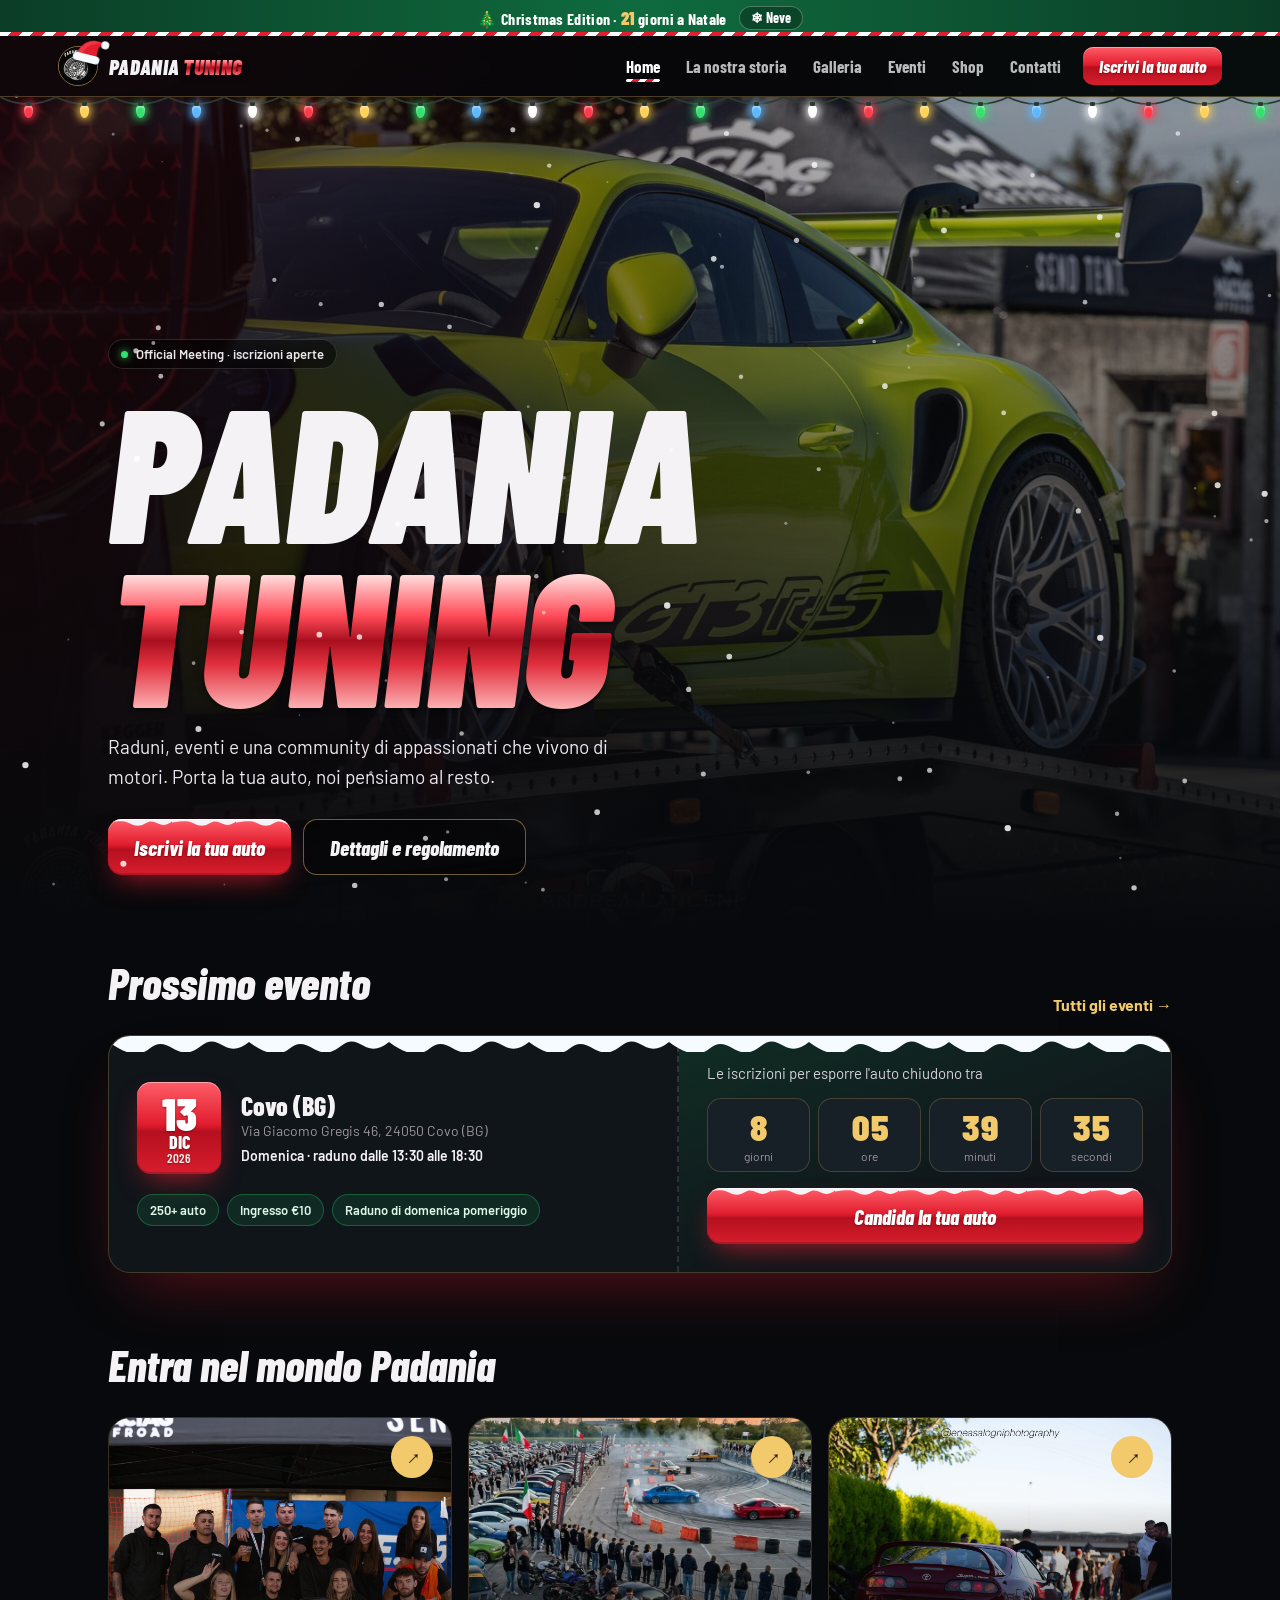
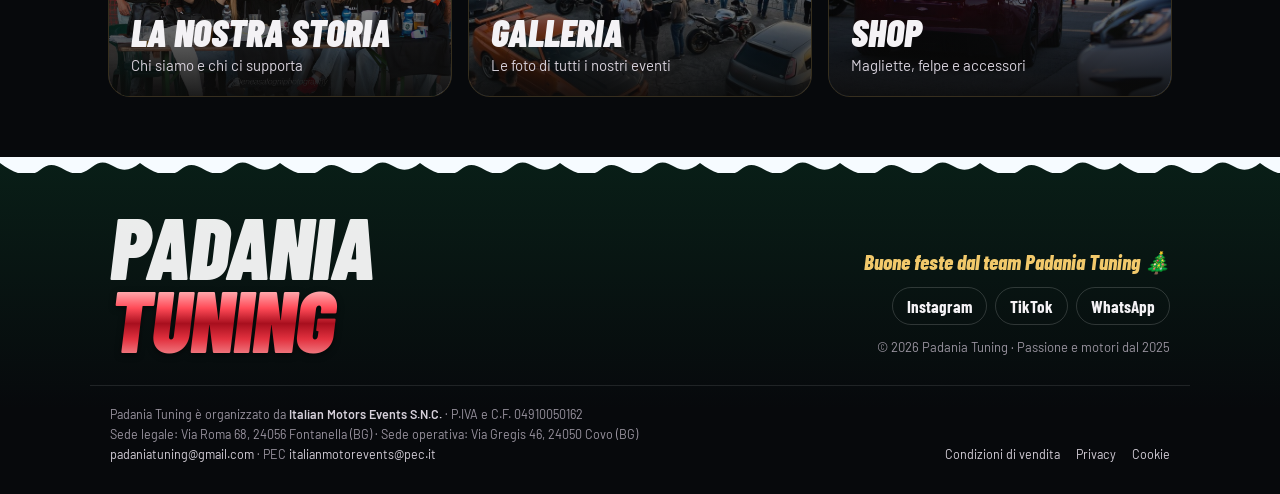
<file: index.html>
<!DOCTYPE html>
<html lang="it">
<head>
    <meta charset="UTF-8">
    <meta name="viewport" content="width=device-width, initial-scale=1.0">
    <title>Padania Tuning — Raduni ed eventi auto</title>
    <meta name="description" content="Padania Tuning: raduni, eventi e community di appassionati di auto.">
    <link rel="icon" href="assets/img/logo.jpg">
    <link rel="stylesheet" href="assets/css/site.css">

    <style>
        /* ---------- HERO ---------- */
        .hero {
            position: relative;
            min-height: calc(100svh - 66px);
            display: flex;
            align-items: flex-end;
            overflow: hidden;
            isolation: isolate;
        }
        .hero-bg {
            position: absolute;
            inset: 0;
            z-index: -1;
            background: url('assets/img/storia-hero.jpg') center 40% / cover no-repeat;
            transform: scale(1.08);
            animation: heroZoom 9s ease-out forwards;
        }
        .hero-bg::after {
            content: '';
            position: absolute;
            inset: 0;
            background:
                linear-gradient(180deg, rgba(10,10,10,0.25) 0%, rgba(10,10,10,0.55) 45%, var(--bg) 100%),
                linear-gradient(90deg, rgba(10,10,10,0.75) 0%, transparent 70%);
        }
        @keyframes heroZoom { to { transform: scale(1); } }

        .hero-inner { width: 100%; max-width: 1100px; margin: 0 auto; padding: 60px 18px 56px; }
        .hero .pt-display { font-size: clamp(72px, 19vw, 190px); margin: 18px 0 18px; }
        .hero .pt-display span { animation: slideIn 0.8s cubic-bezier(0.2, 0.9, 0.3, 1) both; }
        .hero .pt-display em span { animation-delay: 0.12s; }
        @keyframes slideIn { from { opacity: 0; transform: translateX(-40px) skewX(-8deg); } to { opacity: 1; transform: none; } }
        .hero .pt-lead { font-size: 19px; color: #ece6ef; }
        .hero-actions { display: flex; flex-wrap: wrap; gap: 12px; margin-top: 28px; }

        /* ---------- PROSSIMO EVENTO ---------- */
        .next-ev { margin-top: 30px; }
        .sec-head { display: flex; align-items: flex-end; justify-content: space-between; gap: 16px; margin-bottom: 20px; }
        .sec-head a { color: var(--pink); font-weight: 700; text-decoration: none; white-space: nowrap; }
        .sec-head a:hover { text-decoration: underline; }

        .ev-grid { display: grid; grid-template-columns: 1.15fr 1fr; }
        .ev-left { padding: 28px; display: grid; grid-template-columns: auto 1fr; gap: 20px; align-items: center; align-content: center; }
        .ev-left .pt-perks { grid-column: 1 / -1; }
        .ev-right {
            padding: 28px;
            border-left: 2px dashed rgba(255, 255, 255, 0.12);
            background: linear-gradient(160deg, rgba(220, 220, 228, 0.08), transparent 60%);
            display: flex; flex-direction: column; justify-content: center; gap: 16px;
        }
        .ev-right p { margin: 0; color: var(--soft); font-size: 15px; }
        .ev-right .pt-btn { width: 100%; }

        /* ---------- ESPLORA ---------- */
        .explore { margin-top: 70px; }
        .tiles { display: grid; grid-template-columns: repeat(3, 1fr); gap: 16px; }
        .tile {
            position: relative;
            min-height: 280px;
            border-radius: 22px;
            overflow: hidden;
            display: flex;
            align-items: flex-end;
            padding: 22px;
            text-decoration: none;
            color: var(--text);
            border: 1px solid var(--line);
            isolation: isolate;
        }
        .tile::before {
            content: '';
            position: absolute; inset: 0; z-index: -1;
            background: var(--img) center / cover no-repeat;
            transition: transform 0.6s ease;
        }
        .tile::after {
            content: '';
            position: absolute; inset: 0; z-index: -1;
            background: linear-gradient(180deg, transparent 30%, rgba(10,10,10,0.92) 100%);
        }
        .tile:hover::before { transform: scale(1.06); }
        .tile b { display: block; font-family: var(--cond); font-style: italic; font-weight: 900; font-size: 38px; line-height: 0.95; text-transform: uppercase; }
        .tile span { display: block; color: var(--soft); font-size: 15px; margin-top: 6px; }
        .tile i { position: absolute; top: 18px; right: 18px; width: 42px; height: 42px; border-radius: 50%; background: var(--pink); color: var(--ink); display: flex; align-items: center; justify-content: center; font-style: normal; font-weight: 900; font-size: 20px; transform: rotate(-45deg); transition: transform 0.3s; }
        .tile:hover i { transform: rotate(0); }

        /* ---------- MODALE ---------- */
        .premium-modal {
            display: none; position: fixed; z-index: 9999; inset: 0;
            background: rgba(0,0,0,0.85); backdrop-filter: blur(14px); -webkit-backdrop-filter: blur(14px);
            align-items: center; justify-content: center; padding: 16px;
        }
        .premium-modal.open { display: flex; animation: fadeIn 0.25s ease; }
        @keyframes fadeIn { from { opacity: 0; } }
        .modal-content {
            background: var(--panel); border: 1px solid var(--line); padding: 30px 24px 24px;
            width: 100%; max-width: 420px; border-radius: 24px; position: relative;
            box-shadow: 0 30px 70px rgba(0,0,0,0.8); max-height: 90vh; overflow-y: auto;
        }
        .modal-title { font-family: var(--cond); font-style: italic; font-weight: 900; font-size: 34px; text-transform: uppercase; margin: 0 0 4px; line-height: 1; }
        .modal-sub { color: var(--muted); font-size: 14px; margin: 0 0 24px; }
        .info-block { display: flex; gap: 14px; padding: 16px 0; border-top: 1px solid var(--line); }
        .info-icon { background: var(--panel-2); width: 42px; height: 42px; border-radius: 12px; display: flex; align-items: center; justify-content: center; font-size: 19px; flex-shrink: 0; border: 1px solid var(--line); }
        .info-text label { color: var(--pink); font-size: 13px; font-weight: 700; display: block; margin-bottom: 4px; }
        .main-txt { color: #fff; font-size: 17px; font-weight: 700; display: block; }
        .sub-info { color: var(--soft); font-size: 14px; display: block; margin-top: 2px; line-height: 1.45; }
        .rules { color: var(--soft); font-size: 14px; margin: 0; padding-left: 18px; line-height: 1.7; }
        .modal-actions { display: grid; gap: 10px; margin-top: 18px; }
        .modal-actions .pt-btn { width: 100%; height: 52px; font-size: 19px; }
        .close-modal { position: absolute; right: 14px; top: 14px; width: 40px; height: 40px; border-radius: 50%; color: var(--soft); font-size: 22px; cursor: pointer; background: var(--panel-2); border: 1px solid var(--line); }

        @media (max-width: 860px) {
            .ev-grid { grid-template-columns: 1fr; }
            .ev-right { border-left: 0; border-top: 2px dashed rgba(255, 255, 255, 0.12); }
            .tiles { grid-template-columns: 1fr; }
            .tile { min-height: 200px; }
        }
        @media (max-width: 520px) {
            .ev-left, .ev-right { padding: 22px 18px; }
            .hero-actions .pt-btn { flex: 1 1 100%; }
            .sec-head { flex-direction: column; align-items: flex-start; gap: 6px; }
        }
    </style>
</head>
<body>

<section class="hero">
    <div class="hero-bg"></div>
    <div class="hero-inner">
        <span class="pt-pill"><i></i> Official Meeting · iscrizioni aperte</span>
        <h1 class="pt-display"><span>Padania</span><em><span>Tuning</span></em></h1>
        <p class="pt-lead">Raduni, eventi e una community di appassionati che vivono di motori. Porta la tua auto, noi pensiamo al resto.</p>
        <div class="hero-actions">
            <a href="qi.html" class="pt-btn pt-btn-main">Iscrivi la tua auto</a>
            <button type="button" class="pt-btn pt-btn-ghost" onclick="openModal()">Dettagli e regolamento</button>
        </div>
    </div>
</section>

<section class="pt-wrap next-ev">
    <div class="sec-head">
        <h2 class="pt-h2">Prossimo evento</h2>
        <a href="eventi.html">Tutti gli eventi →</a>
    </div>
    <div class="pt-pass">
        <div class="ev-grid">
            <div class="ev-left">
                <div class="pt-date" id="evDate"></div>
                <div class="pt-where" id="evWhere"></div>
                <ul class="pt-perks" id="evPerks"></ul>
            </div>
            <div class="ev-right">
                <p>Le iscrizioni per esporre l'auto chiudono tra</p>
                <div class="pt-count" id="evCount"></div>
                <a href="qi.html" class="pt-btn pt-btn-main">Candida la tua auto</a>
            </div>
        </div>
    </div>
</section>

<section class="pt-wrap explore">
    <div class="sec-head">
        <h2 class="pt-h2">Entra nel mondo Padania</h2>
    </div>
    <div class="tiles">
        <a class="tile" href="storia.html" style="--img:url('assets/img/storia-raduno.jpg')"><i>→</i><div><b>La nostra storia</b><span>Chi siamo e chi ci supporta</span></div></a>
        <a class="tile" href="galleria.html" style="--img:url('assets/img/form-bg.jpg')"><i>→</i><div><b>Galleria</b><span>Le foto di tutti i nostri eventi</span></div></a>
        <a class="tile" href="shop.html" style="--img:url('assets/img/storia-cta.jpg')"><i>→</i><div><b>Shop</b><span>Magliette, felpe e accessori</span></div></a>
    </div>
</section>

<div id="infoModal" class="premium-modal" role="dialog" aria-modal="true" aria-labelledby="modalTitle">
    <div class="modal-content">
        <button class="close-modal" type="button" onclick="closeModal()" aria-label="Chiudi">×</button>
        <h3 class="modal-title" id="modalTitle">Dettagli evento</h3>
        <p class="modal-sub">Padania Tuning Official Meeting</p>

        <div class="info-block">
            <span class="info-icon">📍</span>
            <div class="info-text">
                <label>Dove e quando</label>
                <span class="main-txt" id="mLuogo"></span>
                <span class="sub-info" id="mIndirizzo"></span>
                <span class="sub-info" id="mData"></span>
            </div>
        </div>

        <div class="info-block">
            <span class="info-icon">🕘</span>
            <div class="info-text">
                <label>Orari</label>
                <span class="sub-info" id="mRaduno"></span>
                <span class="sub-info" id="mSerata"></span>
            </div>
        </div>

        <div class="info-block">
            <span class="info-icon">🎟️</span>
            <div class="info-text">
                <label>Ingresso</label>
                <span class="sub-info" id="mVantaggi"></span>
            </div>
        </div>

        <div class="info-block">
            <span class="info-icon">⚠️</span>
            <div class="info-text">
                <label>Regolamento rapido</label>
                <ul class="rules">
                    <li>Rispetto totale per le vetture esposte</li>
                    <li>No comportamenti pericolosi</li>
                    <li>Segui sempre le indicazioni dello staff</li>
                    <li>Velocità moderata all'interno del raduno</li>
                    <li>Massima attenzione ai pedoni</li>
                    <li>Vietato sgommare, fare burnout o limitatore</li>
                </ul>
            </div>
        </div>

        <div class="modal-actions">
            <a href="qi.html" class="pt-btn pt-btn-main">Iscrivi la tua auto</a>
            <button type="button" class="pt-btn pt-btn-ghost" onclick="closeModal()">Ho capito</button>
        </div>
    </div>
</div>

<script src="assets/js/config.js"></script>
<script src="assets/js/site.js"></script>
<script>
    var CFG = window.PT_CONFIG, EV = CFG.EVENTO;

    // Prossimo evento
    document.getElementById('evDate').innerHTML = PT.dateBox(EV.data);
    document.getElementById('evWhere').innerHTML = PT.where(EV);
    document.getElementById('evPerks').innerHTML = EV.vantaggi.map(function (v) { return '<li>' + v + '</li>'; }).join('');
    PT.countdown(document.getElementById('evCount'), CFG.CHIUSURA_ISCRIZIONI);

    // Modale
    document.getElementById('mLuogo').textContent = EV.luogo;
    document.getElementById('mIndirizzo').textContent = EV.indirizzo;
    document.getElementById('mData').textContent = EV.data;
    document.getElementById('mRaduno').textContent = 'Raduno ' + EV.orarioRaduno;
    document.getElementById('mSerata').textContent = EV.orarioSerata ? 'Serata ' + EV.orarioSerata : '';
    document.getElementById('mVantaggi').innerHTML = EV.vantaggi.join('<br>');

    var modal = document.getElementById('infoModal');
    function openModal() { modal.classList.add('open'); document.body.style.overflow = 'hidden'; }
    function closeModal() { modal.classList.remove('open'); document.body.style.overflow = ''; }
    modal.addEventListener('click', function (e) { if (e.target === modal) closeModal(); });
    document.addEventListener('keydown', function (e) { if (e.key === 'Escape') closeModal(); });

    // Apertura automatica con index.html?openmodal=1 (link "regolamento")
    if (new URLSearchParams(location.search).get('openmodal') === '1') {
        openModal();
        history.replaceState({}, document.title, location.pathname);
    }
</script>

</body>
</html>
</file>
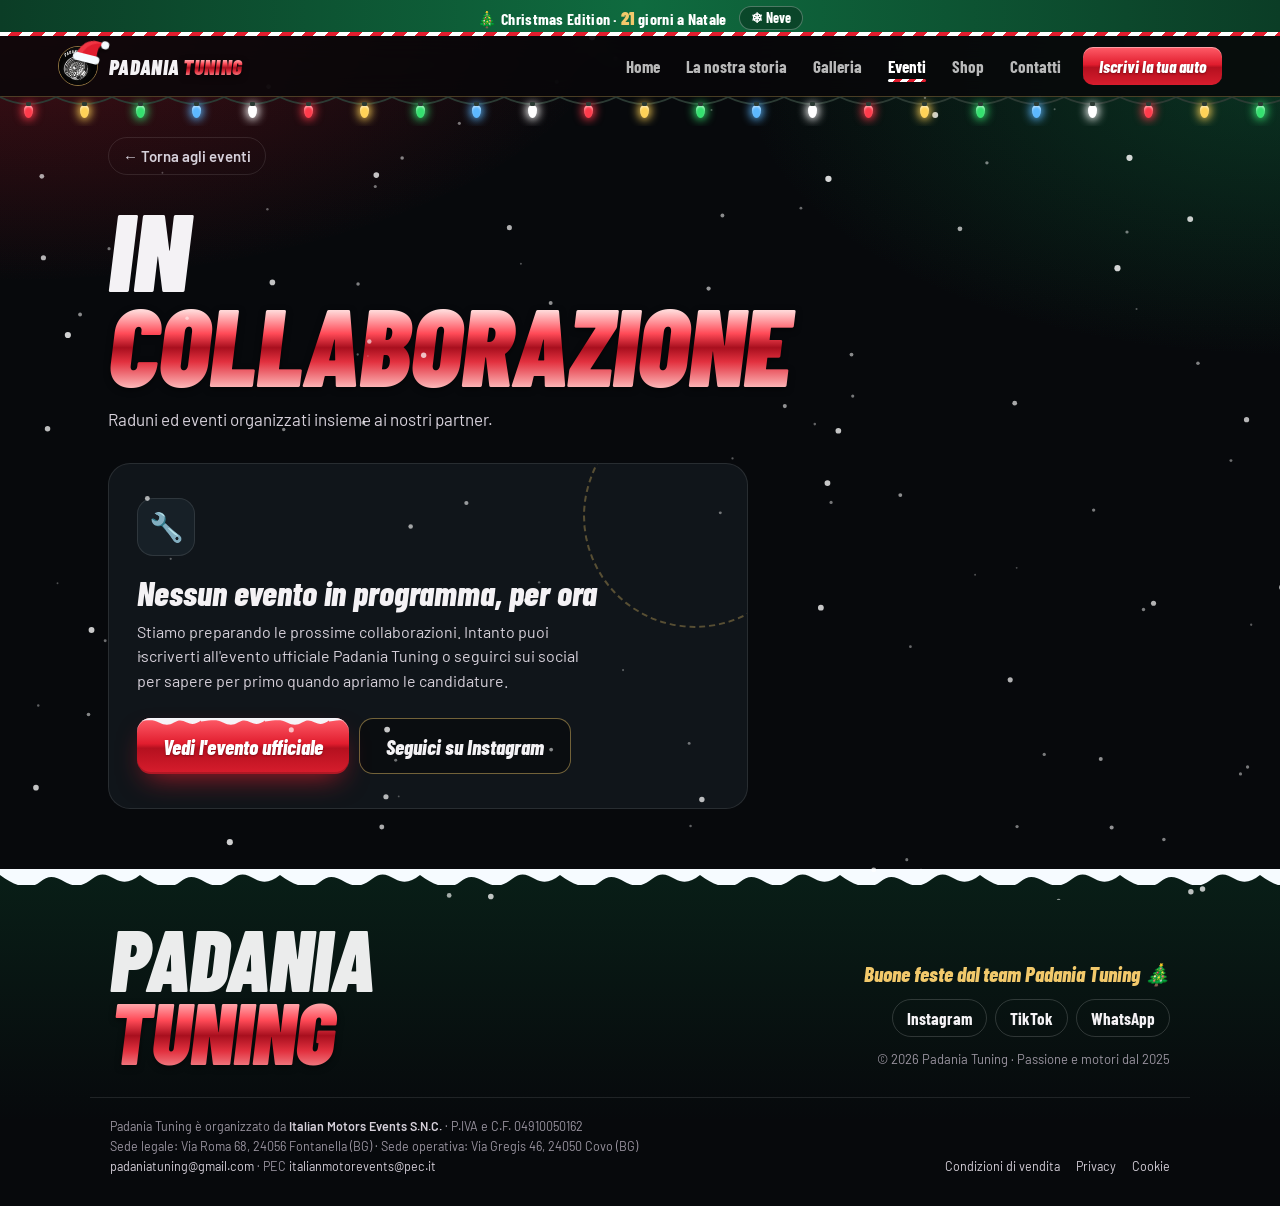
<file: collaborazioni.html>
<!DOCTYPE html>
<html lang="it">
<head>
<meta charset="UTF-8">
<meta name="viewport" content="width=device-width, initial-scale=1.0">
<title>Eventi in collaborazione — Padania Tuning</title>
<link rel="icon" href="assets/img/logo.jpg">
<link rel="stylesheet" href="assets/css/site.css">
<style>
    .page-head { padding: 40px 0 30px; }
    .back {
        display: inline-flex; align-items: center; gap: 8px;
        color: var(--soft); text-decoration: none; font-weight: 600; font-size: 15px;
        padding: 9px 14px; border-radius: 100px; border: 1px solid var(--line);
        margin-bottom: 26px; transition: border-color 0.2s, color 0.2s;
    }
    .back:hover { color: #fff; border-color: rgba(255,255,255,0.3); }
    .page-head .pt-display { font-size: clamp(40px, 10.5vw, 110px); margin-bottom: 16px; }

    .empty {
        position: relative;
        overflow: hidden;
        padding: 34px 28px;
        max-width: 640px;
    }
    .empty::after {
        content: '';
        position: absolute;
        right: -60px; top: -60px;
        width: 220px; height: 220px;
        border-radius: 50%;
        border: 2px dashed var(--pink-line);
        animation: spin 30s linear infinite;
    }
    @keyframes spin { to { transform: rotate(360deg); } }
    .empty-ico {
        width: 58px; height: 58px; border-radius: 16px;
        background: var(--panel-2); border: 1px solid var(--line);
        display: flex; align-items: center; justify-content: center; font-size: 28px;
        margin-bottom: 20px;
    }
    .empty h2 { font-family: var(--cond); font-style: italic; font-weight: 800; font-size: 34px; line-height: 1; margin: 0 0 10px; }
    .empty p { color: var(--soft); font-size: 16px; line-height: 1.55; margin: 0 0 24px; max-width: 460px; }
    .empty-actions { display: flex; flex-wrap: wrap; gap: 10px; }

    @media (max-width: 520px) {
        .empty { padding: 26px 18px; }
        .empty::after { width: 150px; height: 150px; right: -70px; top: -70px; }
        .empty h2 { font-size: 30px; }
        .empty-actions .pt-btn { flex: 1 1 100%; }
    }
</style>
</head>
<body>

<main class="pt-wrap">
    <header class="page-head">
        <a href="eventi.html" class="back">← Torna agli eventi</a>
        <h1 class="pt-display"><span>In</span><em><span>Collaborazione</span></em></h1>
        <p class="pt-lead">Raduni ed eventi organizzati insieme ai nostri partner.</p>
    </header>

    <section class="pt-card empty">
        <div class="empty-ico">🔧</div>
        <h2>Nessun evento in programma, per ora</h2>
        <p>Stiamo preparando le prossime collaborazioni. Intanto puoi iscriverti all'evento ufficiale Padania Tuning o seguirci sui social per sapere per primo quando apriamo le candidature.</p>
        <div class="empty-actions">
            <a href="eventi.html" class="pt-btn pt-btn-main">Vedi l'evento ufficiale</a>
            <a href="https://www.instagram.com/padaniatuning/" target="_blank" rel="noopener" class="pt-btn pt-btn-ghost">Seguici su Instagram</a>
        </div>
    </section>
</main>

<script src="assets/js/site.js"></script>
</body>
</html>
</file>
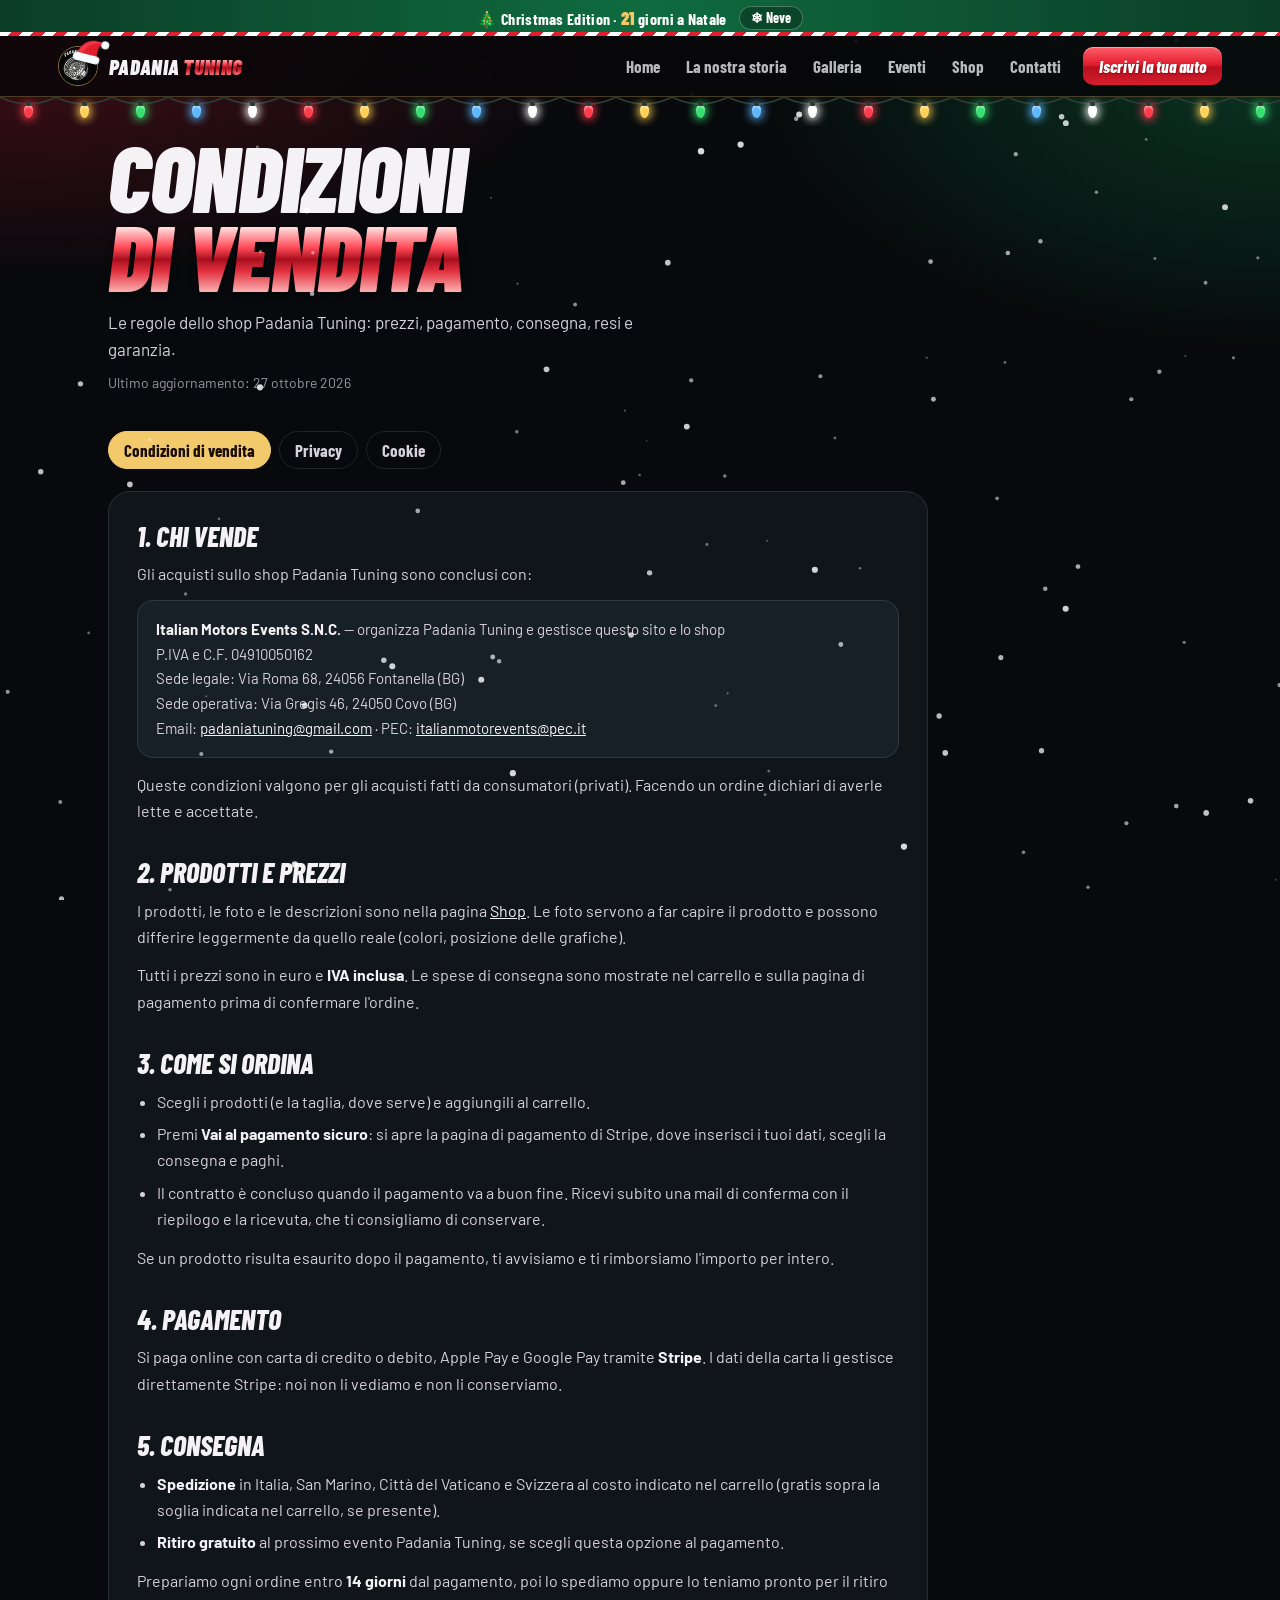
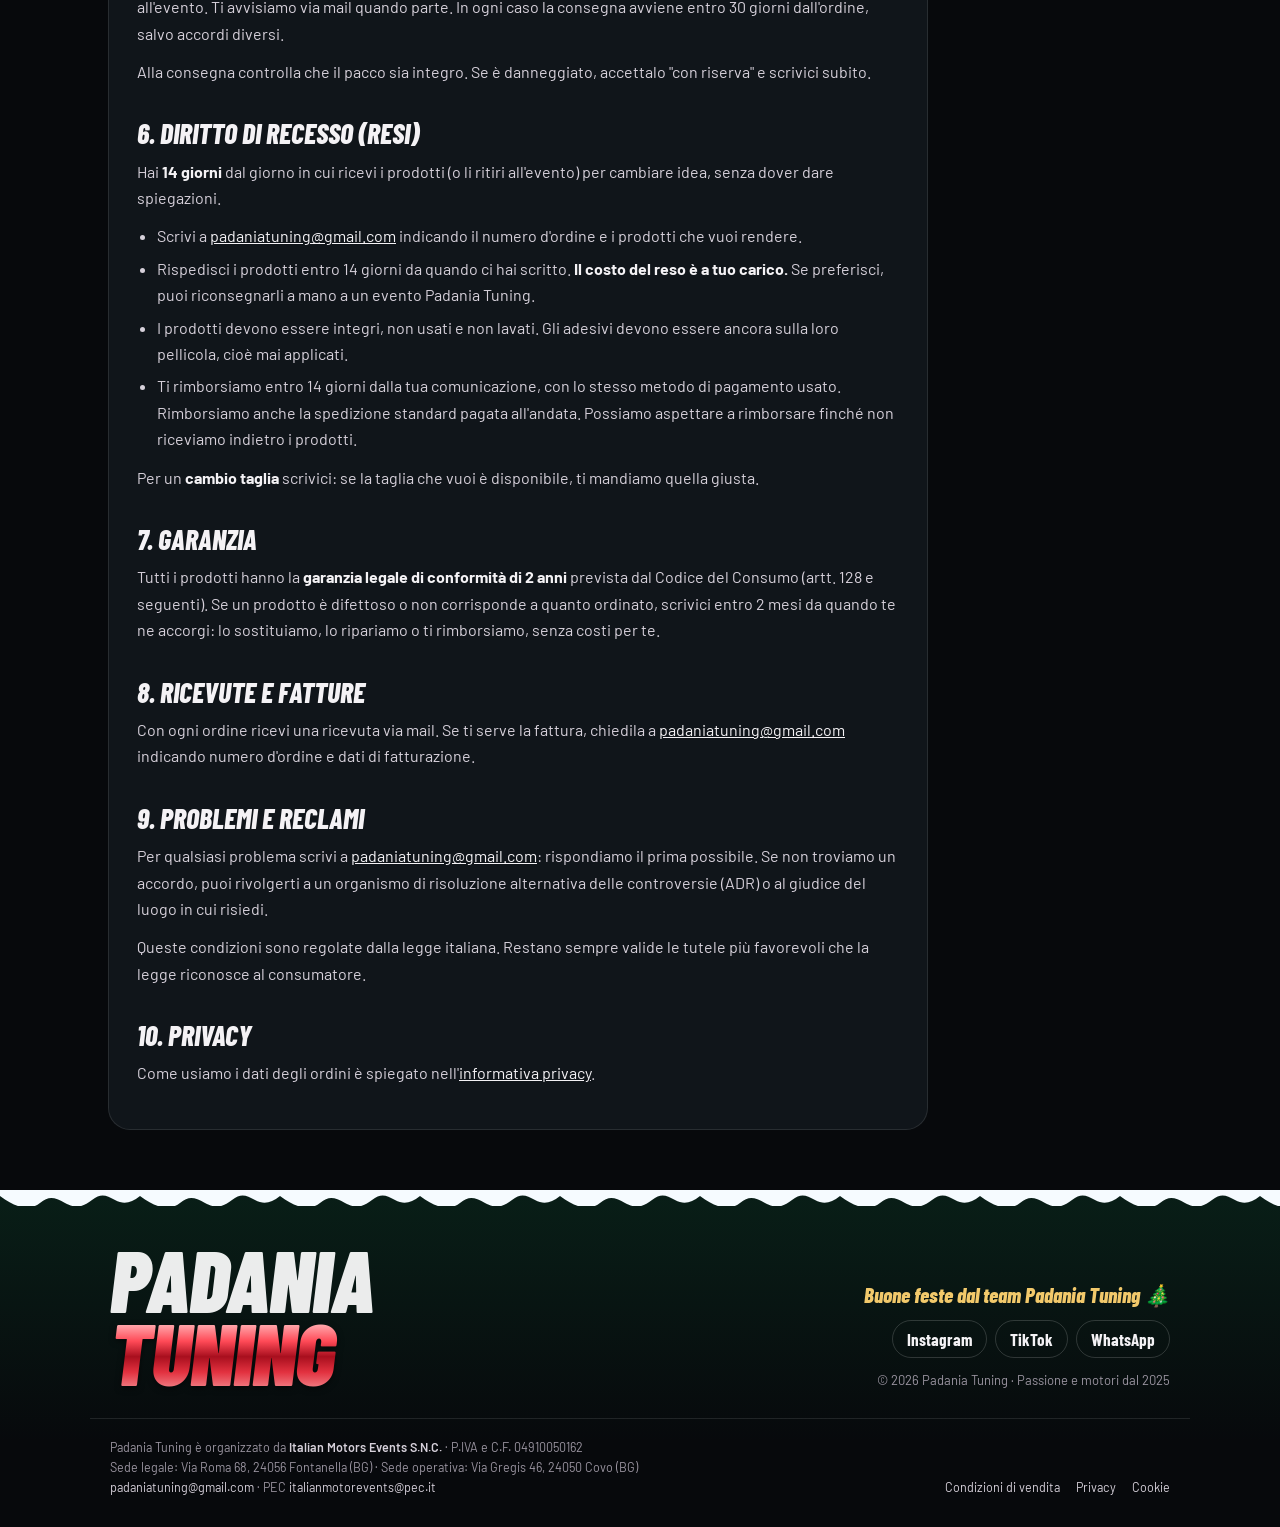
<file: condizioni-vendita.html>
<!DOCTYPE html>
<html lang="it">
<head>
<meta charset="UTF-8">
<meta name="viewport" content="width=device-width, initial-scale=1.0">
<title>Condizioni di vendita — Padania Tuning</title>
<link rel="icon" href="assets/img/logo.jpg">
<link rel="stylesheet" href="assets/css/site.css">
<link rel="stylesheet" href="assets/css/legale.css">
</head>
<body>

<main class="pt-wrap">
    <header class="legal-head">
        <h1 class="pt-display"><span>Condizioni</span><em><span>di vendita</span></em></h1>
        <p class="pt-lead">Le regole dello shop Padania Tuning: prezzi, pagamento, consegna, resi e garanzia.</p>
        <p class="legal-updated">Ultimo aggiornamento: 27 ottobre 2026</p>
    </header>

    <nav class="legal-tabs" aria-label="Pagine legali"><a href="condizioni-vendita.html" class="on">Condizioni di vendita</a><a href="privacy.html">Privacy</a><a href="cookie.html">Cookie</a></nav>

    <article class="pt-card legal">
<h2>1. Chi vende</h2>
<p>Gli acquisti sullo shop Padania Tuning sono conclusi con:</p>
<div class="legal-box">
<b>Italian Motors Events S.N.C.</b> — organizza Padania Tuning e gestisce questo sito e lo shop<br>
P.IVA e C.F. 04910050162<br>
Sede legale: Via Roma 68, 24056 Fontanella (BG)<br>
Sede operativa: Via Gregis 46, 24050 Covo (BG)<br>
Email: <a href="mailto:padaniatuning@gmail.com">padaniatuning@gmail.com</a> · PEC: <a href="mailto:italianmotorevents@pec.it">italianmotorevents@pec.it</a>
</div>
<p>Queste condizioni valgono per gli acquisti fatti da consumatori (privati). Facendo un ordine dichiari di averle lette e accettate.</p>

<h2>2. Prodotti e prezzi</h2>
<p>I prodotti, le foto e le descrizioni sono nella pagina <a href="shop.html">Shop</a>. Le foto servono a far capire il prodotto e possono differire leggermente da quello reale (colori, posizione delle grafiche).</p>
<p>Tutti i prezzi sono in euro e <b>IVA inclusa</b>. Le spese di consegna sono mostrate nel carrello e sulla pagina di pagamento prima di confermare l'ordine.</p>

<h2>3. Come si ordina</h2>
<ul>
<li>Scegli i prodotti (e la taglia, dove serve) e aggiungili al carrello.</li>
<li>Premi <b>Vai al pagamento sicuro</b>: si apre la pagina di pagamento di Stripe, dove inserisci i tuoi dati, scegli la consegna e paghi.</li>
<li>Il contratto è concluso quando il pagamento va a buon fine. Ricevi subito una mail di conferma con il riepilogo e la ricevuta, che ti consigliamo di conservare.</li>
</ul>
<p>Se un prodotto risulta esaurito dopo il pagamento, ti avvisiamo e ti rimborsiamo l'importo per intero.</p>

<h2>4. Pagamento</h2>
<p>Si paga online con carta di credito o debito, Apple Pay e Google Pay tramite <b>Stripe</b>. I dati della carta li gestisce direttamente Stripe: noi non li vediamo e non li conserviamo.</p>

<h2>5. Consegna</h2>
<ul>
<li><b>Spedizione</b> in Italia, San Marino, Città del Vaticano e Svizzera al costo indicato nel carrello (gratis sopra la soglia indicata nel carrello, se presente).</li>
<li><b>Ritiro gratuito</b> al prossimo evento Padania Tuning, se scegli questa opzione al pagamento.</li>
</ul>
<p>Prepariamo ogni ordine entro <b>14 giorni</b> dal pagamento, poi lo spediamo oppure lo teniamo pronto per il ritiro all'evento. Ti avvisiamo via mail quando parte. In ogni caso la consegna avviene entro 30 giorni dall'ordine, salvo accordi diversi.</p>
<p>Alla consegna controlla che il pacco sia integro. Se è danneggiato, accettalo "con riserva" e scrivici subito.</p>

<h2>6. Diritto di recesso (resi)</h2>
<p>Hai <b>14 giorni</b> dal giorno in cui ricevi i prodotti (o li ritiri all'evento) per cambiare idea, senza dover dare spiegazioni.</p>
<ul>
<li>Scrivi a <a href="mailto:padaniatuning@gmail.com">padaniatuning@gmail.com</a> indicando il numero d'ordine e i prodotti che vuoi rendere.</li>
<li>Rispedisci i prodotti entro 14 giorni da quando ci hai scritto. <b>Il costo del reso è a tuo carico.</b> Se preferisci, puoi riconsegnarli a mano a un evento Padania Tuning.</li>
<li>I prodotti devono essere integri, non usati e non lavati. Gli adesivi devono essere ancora sulla loro pellicola, cioè mai applicati.</li>
<li>Ti rimborsiamo entro 14 giorni dalla tua comunicazione, con lo stesso metodo di pagamento usato. Rimborsiamo anche la spedizione standard pagata all'andata. Possiamo aspettare a rimborsare finché non riceviamo indietro i prodotti.</li>
</ul>
<p>Per un <b>cambio taglia</b> scrivici: se la taglia che vuoi è disponibile, ti mandiamo quella giusta.</p>

<h2>7. Garanzia</h2>
<p>Tutti i prodotti hanno la <b>garanzia legale di conformità di 2 anni</b> prevista dal Codice del Consumo (artt. 128 e seguenti). Se un prodotto è difettoso o non corrisponde a quanto ordinato, scrivici entro 2 mesi da quando te ne accorgi: lo sostituiamo, lo ripariamo o ti rimborsiamo, senza costi per te.</p>

<h2>8. Ricevute e fatture</h2>
<p>Con ogni ordine ricevi una ricevuta via mail. Se ti serve la fattura, chiedila a <a href="mailto:padaniatuning@gmail.com">padaniatuning@gmail.com</a> indicando numero d'ordine e dati di fatturazione.</p>

<h2>9. Problemi e reclami</h2>
<p>Per qualsiasi problema scrivi a <a href="mailto:padaniatuning@gmail.com">padaniatuning@gmail.com</a>: rispondiamo il prima possibile. Se non troviamo un accordo, puoi rivolgerti a un organismo di risoluzione alternativa delle controversie (ADR) o al giudice del luogo in cui risiedi.</p>
<p>Queste condizioni sono regolate dalla legge italiana. Restano sempre valide le tutele più favorevoli che la legge riconosce al consumatore.</p>

<h2>10. Privacy</h2>
<p>Come usiamo i dati degli ordini è spiegato nell'<a href="privacy.html">informativa privacy</a>.</p>
    </article>
</main>

<script src="assets/js/site.js"></script>
</body>
</html>
</file>
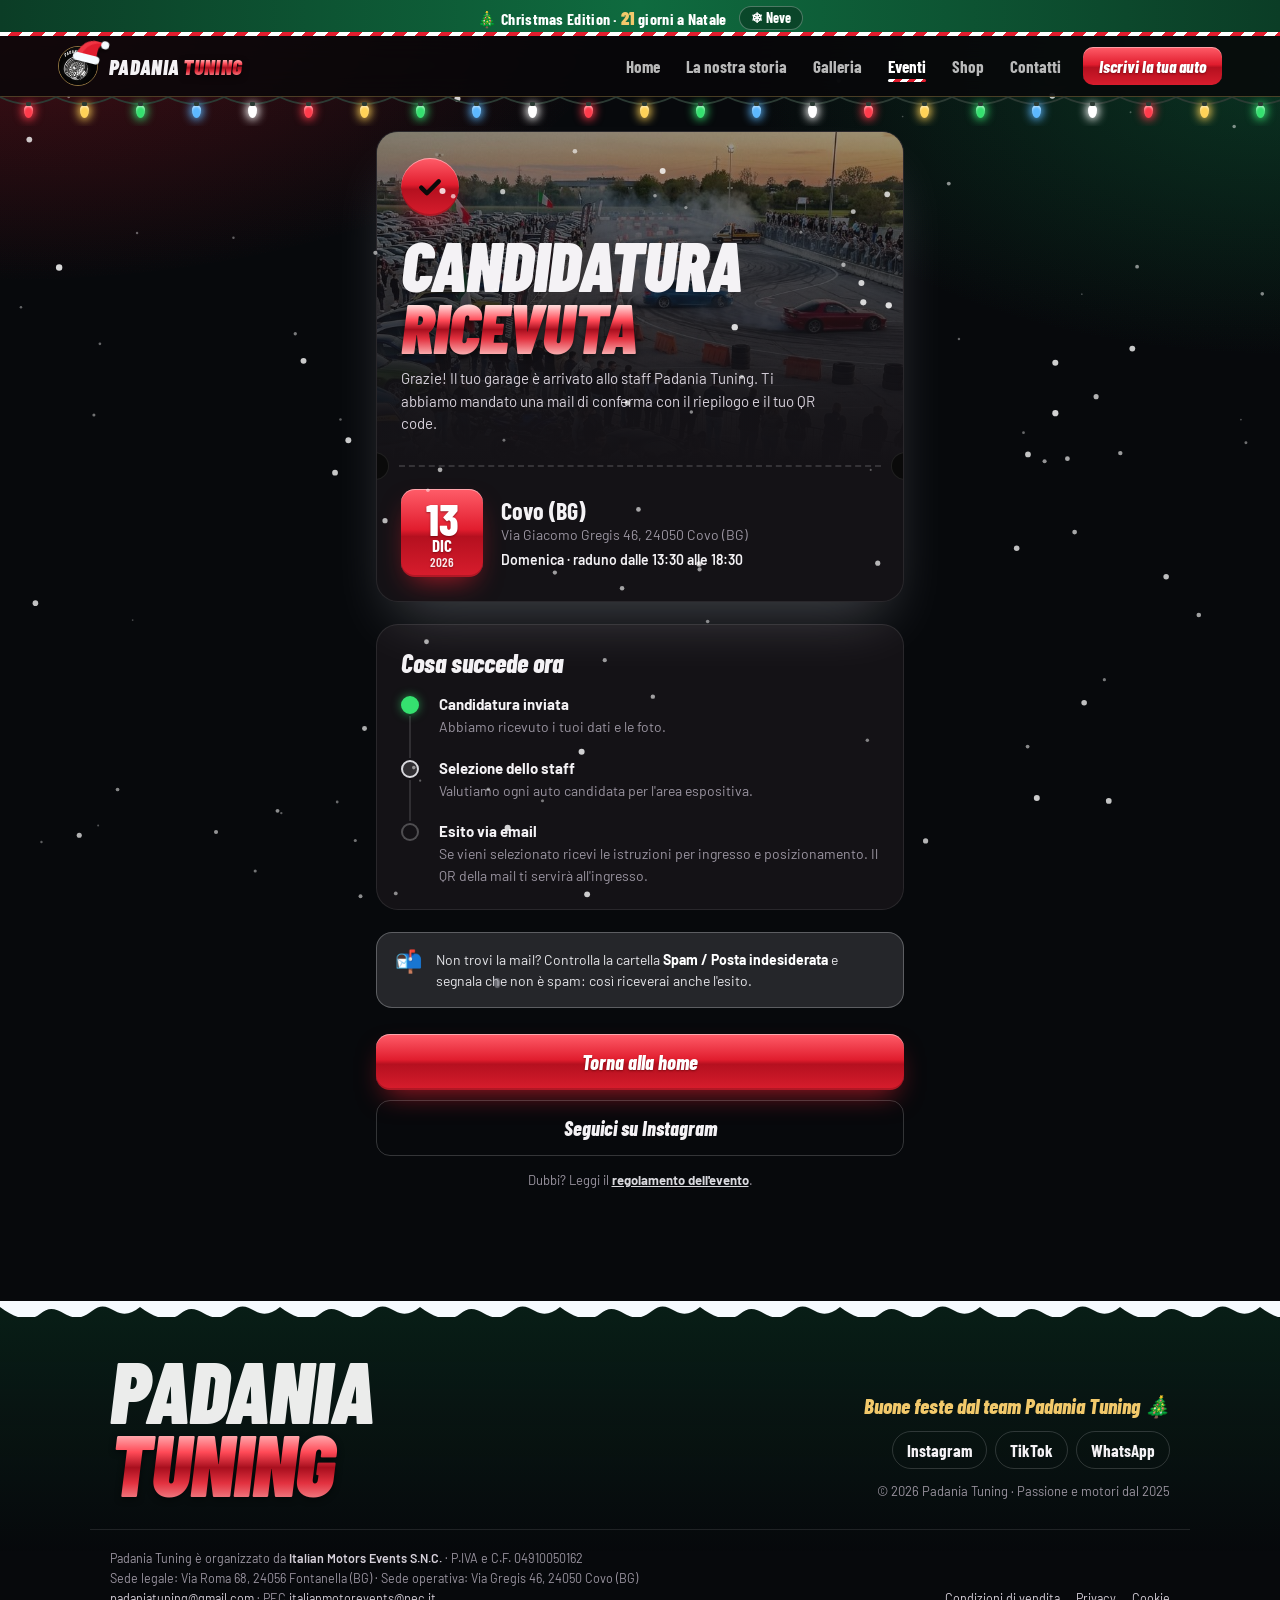
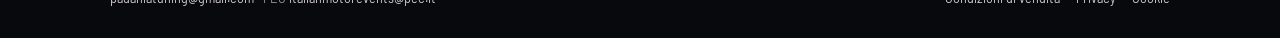
<file: conferma.html>
<!DOCTYPE html>
<html lang="it">
<head>
<meta charset="UTF-8">
<meta name="viewport" content="width=device-width, initial-scale=1.0">
<title>Candidatura ricevuta — Padania Tuning</title>
<meta name="robots" content="noindex">
<link rel="icon" href="assets/img/logo.jpg">
<link rel="stylesheet" href="assets/css/site.css">
<link rel="preconnect" href="https://fonts.googleapis.com">
<link rel="preconnect" href="https://fonts.gstatic.com" crossorigin>
<link href="https://fonts.googleapis.com/css2?family=Barlow+Condensed:ital,wght@0,600;0,700;0,800;1,800;1,900&family=Barlow:wght@400;500;600;700&display=swap" rel="stylesheet">
<style>
/* =========================================================
   CONFERMA — stesso stile "pass d'ingresso" del form
   ========================================================= */
.ok {
  --pink: #d9d9de;
  --pink-soft: rgba(220, 220, 228, 0.14);
  --panel: #141216;
  --line: rgba(255, 255, 255, 0.09);
  --text: #f4f2f5;
  --muted: #9a94a0;
  --green: #35e06f;
  --cond: 'Barlow Condensed', 'Arial Narrow', sans-serif;
  --body: 'Barlow', Arial, sans-serif;

  max-width: 560px;
  margin: 0 auto;
  padding: 34px 16px 40px;
  font-family: var(--body);
  color: var(--text);
}
.ok *, .ok *::before, .ok *::after { box-sizing: border-box; }

/* ---------- PASS ---------- */
.pass {
  position: relative;
  border-radius: 22px;
  overflow: hidden;
  background: var(--panel);
  border: 1px solid var(--line);
  box-shadow: 0 30px 60px -20px rgba(220, 220, 228, 0.3);
  animation: passIn 0.7s cubic-bezier(0.2, 0.9, 0.3, 1.2) both;
}
@keyframes passIn {
  from { opacity: 0; transform: translateY(30px) rotate(-2deg) scale(0.96); }
  to { opacity: 1; transform: none; }
}

.pass-top {
  position: relative;
  padding: 26px 24px 30px;
  background:
    linear-gradient(180deg, rgba(10, 8, 12, 0.4) 0%, rgba(20, 18, 22, 0.94) 80%, var(--panel) 100%),
    url('assets/img/form-bg.jpg') center 35% / cover no-repeat;
}

.check {
  width: 58px; height: 58px;
  border-radius: 50%;
  background: var(--pink);
  display: flex; align-items: center; justify-content: center;
  box-shadow: 0 0 0 8px rgba(220, 220, 228, 0.18), 0 10px 30px rgba(220, 220, 228, 0.5);
}
.check svg { width: 30px; height: 30px; }
.check path {
  stroke: #0a0a0a; stroke-width: 3.5; fill: none; stroke-linecap: round; stroke-linejoin: round;
  stroke-dasharray: 30; stroke-dashoffset: 30;
  animation: draw 0.5s 0.5s ease-out forwards;
}
@keyframes draw { to { stroke-dashoffset: 0; } }

.pass-title {
  font-family: var(--cond);
  font-style: italic;
  font-weight: 900;
  font-size: clamp(38px, 11vw, 70px);
  line-height: 0.88;
  letter-spacing: -1px;
  text-transform: uppercase;
  margin: 18px 0 10px;
}
.pass-title span { display: block; }
.pass-title .stroke { color: transparent; -webkit-text-stroke: 1.5px var(--pink); }
.pass-sub { margin: 0; color: #d6d0da; font-size: 15px; line-height: 1.5; max-width: 420px; }

.pass-tear {
  position: relative;
  height: 0;
  border-top: 2px dashed rgba(255, 255, 255, 0.14);
  margin: 0 22px;
}
.pass-tear::before, .pass-tear::after {
  content: '';
  position: absolute;
  top: -15px;
  width: 28px; height: 28px;
  border-radius: 50%;
  background: #0a0a0a;
  border: 1px solid var(--line);
}
.pass-tear::before { left: -38px; }
.pass-tear::after { right: -38px; }

.pass-info {
  display: grid;
  grid-template-columns: auto 1fr;
  gap: 18px;
  align-items: center;
  padding: 22px 24px 24px;
}
.pass-date {
  text-align: center;
  font-family: var(--cond);
  line-height: 0.9;
  padding: 10px 14px 9px;
  border-radius: 14px;
  background: var(--pink);
  color: #0a0a0a;
  min-width: 82px;
}
.pass-date b { display: block; font-size: 44px; font-weight: 800; }
.pass-date small { display: block; font-size: 17px; font-weight: 700; text-transform: uppercase; }
.pass-date em { display: block; font-style: normal; font-size: 13px; font-weight: 600; opacity: 0.75; margin-top: 3px; }
.pass-where b { display: block; font-family: var(--cond); font-size: 24px; font-weight: 700; line-height: 1.05; }
.pass-where span { display: block; color: var(--muted); font-size: 14px; margin-top: 3px; }
.pass-where .times { color: var(--text); font-weight: 600; margin-top: 8px; }

/* ---------- COSA SUCCEDE ORA ---------- */
.next {
  margin-top: 22px;
  background: var(--panel);
  border: 1px solid var(--line);
  border-radius: 22px;
  padding: 22px 24px;
}
.next h2 {
  font-family: var(--cond);
  font-size: 26px;
  font-weight: 800;
  font-style: italic;
  margin: 0 0 16px;
}
.timeline { list-style: none; margin: 0; padding: 0; }
.timeline li {
  position: relative;
  padding: 0 0 20px 38px;
  font-size: 15px;
  line-height: 1.45;
  color: #d6d0da;
}
.timeline li:last-child { padding-bottom: 0; }
.timeline li::before {
  content: '';
  position: absolute;
  left: 8px; top: 22px; bottom: 0;
  width: 2px;
  background: rgba(255, 255, 255, 0.12);
}
.timeline li:last-child::before { display: none; }
.timeline .dot {
  position: absolute;
  left: 0; top: 2px;
  width: 18px; height: 18px;
  border-radius: 50%;
  border: 2px solid rgba(255, 255, 255, 0.25);
  background: var(--panel);
}
.timeline li.done .dot { background: var(--green); border-color: var(--green); box-shadow: 0 0 10px rgba(53, 224, 111, 0.6); }
.timeline li.now .dot { border-color: var(--pink); background: var(--pink-soft); animation: pulse 1.8s ease-in-out infinite; }
@keyframes pulse { 50% { box-shadow: 0 0 0 6px rgba(220, 220, 228, 0.15); } }
.timeline b { display: block; color: var(--text); font-weight: 700; }
.timeline span { font-size: 14px; color: var(--muted); }

/* ---------- AVVISO MAIL ---------- */
.mailnote {
  display: flex;
  gap: 14px;
  align-items: flex-start;
  margin-top: 22px;
  padding: 16px 18px;
  border-radius: 16px;
  background: var(--pink-soft);
  border: 1px solid rgba(220, 220, 228, 0.3);
  font-size: 14px;
  line-height: 1.5;
  color: #e6e6ea;
}
.mailnote .ico { font-size: 22px; line-height: 1; }
.mailnote b { color: #fff; }

/* ---------- BOTTONI ---------- */
.actions { display: grid; gap: 10px; margin-top: 26px; }
.btn {
  display: flex;
  align-items: center;
  justify-content: center;
  height: 56px;
  border-radius: 14px;
  text-decoration: none;
  font-family: var(--cond);
  font-size: 20px;
  font-weight: 800;
  font-style: italic;
  transition: transform 0.12s, filter 0.2s, border-color 0.2s;
}
.btn:active { transform: scale(0.98); }
.btn-main { background: var(--pink); color: #0a0a0a; box-shadow: 0 12px 30px -8px rgba(220, 220, 228, 0.6); }
.btn-main:hover { filter: brightness(1.06); }
.btn-ghost { color: var(--text); border: 1px solid rgba(255, 255, 255, 0.18); }
.btn-ghost:hover { border-color: rgba(255, 255, 255, 0.4); }
.btn:focus-visible { outline: 3px solid #fff; outline-offset: 3px; }

.rules { text-align: center; margin-top: 16px; font-size: 13px; color: var(--muted); }
.rules a { color: var(--pink); font-weight: 700; }

/* coriandoli: cadono sempre */
.confetti {
  position: fixed;
  top: -12px;
  width: 8px; height: 12px;
  z-index: 5;
  pointer-events: none;
  animation: fall linear forwards;
}
@keyframes fall { to { transform: translateY(110vh) rotate(540deg); opacity: 0.6; } }

@media (max-width: 520px) {
  .ok { padding-top: 18px; }
  .pass-top { padding: 22px 18px 26px; }
  .pass-info { padding: 20px 18px 22px; gap: 14px; }
  .pass-tear { margin: 0 16px; }
  .pass-tear::before { left: -32px; } .pass-tear::after { right: -32px; }
  .next { padding: 20px 18px; }
}

@media (prefers-reduced-motion: reduce) {
  .ok *, .ok *::before, .ok *::after { animation: none !important; transition: none !important; }
  .check path { stroke-dashoffset: 0; }
  .confetti { display: none; }
}
</style>
</head>
<body>

<main class="ok">

  <section class="pass" aria-label="Candidatura ricevuta">
    <div class="pass-top">
      <div class="check"><svg viewBox="0 0 24 24"><path d="M5 12.5l4.5 4.5L19 7.5"/></svg></div>
      <h1 class="pass-title"><span>Candidatura</span><span class="stroke">Ricevuta</span></h1>
      <p class="pass-sub">Grazie! Il tuo garage è arrivato allo staff Padania Tuning. Ti abbiamo mandato una mail di conferma con il riepilogo e il tuo QR code.</p>
    </div>
    <div class="pass-tear"></div>
    <div class="pass-info">
      <div class="pass-date" id="passDate"></div>
      <div class="pass-where" id="passWhere"></div>
    </div>
  </section>

  <section class="next">
    <h2>Cosa succede ora</h2>
    <ol class="timeline">
      <li class="done"><i class="dot"></i><b>Candidatura inviata</b><span>Abbiamo ricevuto i tuoi dati e le foto.</span></li>
      <li class="now"><i class="dot"></i><b>Selezione dello staff</b><span>Valutiamo ogni auto candidata per l'area espositiva.</span></li>
      <li><i class="dot"></i><b>Esito via email</b><span>Se vieni selezionato ricevi le istruzioni per ingresso e posizionamento. Il QR della mail ti servirà all'ingresso.</span></li>
    </ol>
  </section>

  <div class="mailnote">
    <span class="ico">📬</span>
    <span>Non trovi la mail? Controlla la cartella <b>Spam / Posta indesiderata</b> e segnala che non è spam: così riceverai anche l'esito.</span>
  </div>

  <div class="actions">
    <a href="index.html" class="btn btn-main">Torna alla home</a>
    <a href="https://www.instagram.com/padaniatuning/" target="_blank" rel="noopener" class="btn btn-ghost">Seguici su Instagram</a>
  </div>

  <p class="rules">Dubbi? Leggi il <a href="index.html?openmodal=1">regolamento dell'evento</a>.</p>

</main>

<script src="assets/js/config.js"></script>
<script src="assets/js/site.js"></script>
<script>
(function () {
  var EV = window.PT_CONFIG.EVENTO;
  var m = EV.data.match(/(\d{1,2})\s+(\w+)\s+(\d{4})/);
  var giorno = EV.data.split(' ')[0];
  document.getElementById('passDate').innerHTML = m
    ? '<b>' + ('0' + m[1]).slice(-2) + '</b><small>' + m[2].slice(0, 3) + '</small><em>' + m[3] + '</em>'
    : '<b>' + EV.data + '</b>';
  document.getElementById('passWhere').innerHTML =
    '<b>' + EV.luogo + '</b>' +
    '<span>' + EV.indirizzo + '</span>' +
    '<span class="times">' + giorno + ' · raduno ' + EV.orarioRaduno + (EV.orarioSerata ? ', serata ' + EV.orarioSerata : '') + '</span>';

  // Coriandoli che cadono sempre
  if (window.matchMedia('(prefers-reduced-motion: reduce)').matches) return;
  var colori = ['#ffffff', '#d9d9de', '#9a9aa3', '#35e06f', '#e6e6eb'];
  var i = 0;
  function coriandolo(ritardo) {
    var c = document.createElement('div');
    c.className = 'confetti';
    c.style.left = Math.random() * 100 + 'vw';
    c.style.background = colori[i++ % colori.length];
    c.style.width = (Math.random() * 5 + 6) + 'px';
    c.style.height = (Math.random() * 6 + 8) + 'px';
    c.style.animationDuration = (Math.random() * 2.5 + 3.5) + 's';
    c.style.animationDelay = (ritardo || 0) + 's';
    c.style.borderRadius = Math.random() > 0.5 ? '50%' : '2px';
    document.body.appendChild(c);
    c.addEventListener('animationend', function () { this.remove(); });
  }
  // primo lancio più fitto, poi una pioggia continua e leggera
  for (var k = 0; k < 40; k++) coriandolo(Math.random() * 0.8);
  setInterval(function () { if (!document.hidden) coriandolo(0); }, 180);
})();
</script>
</body>
</html>
</file>
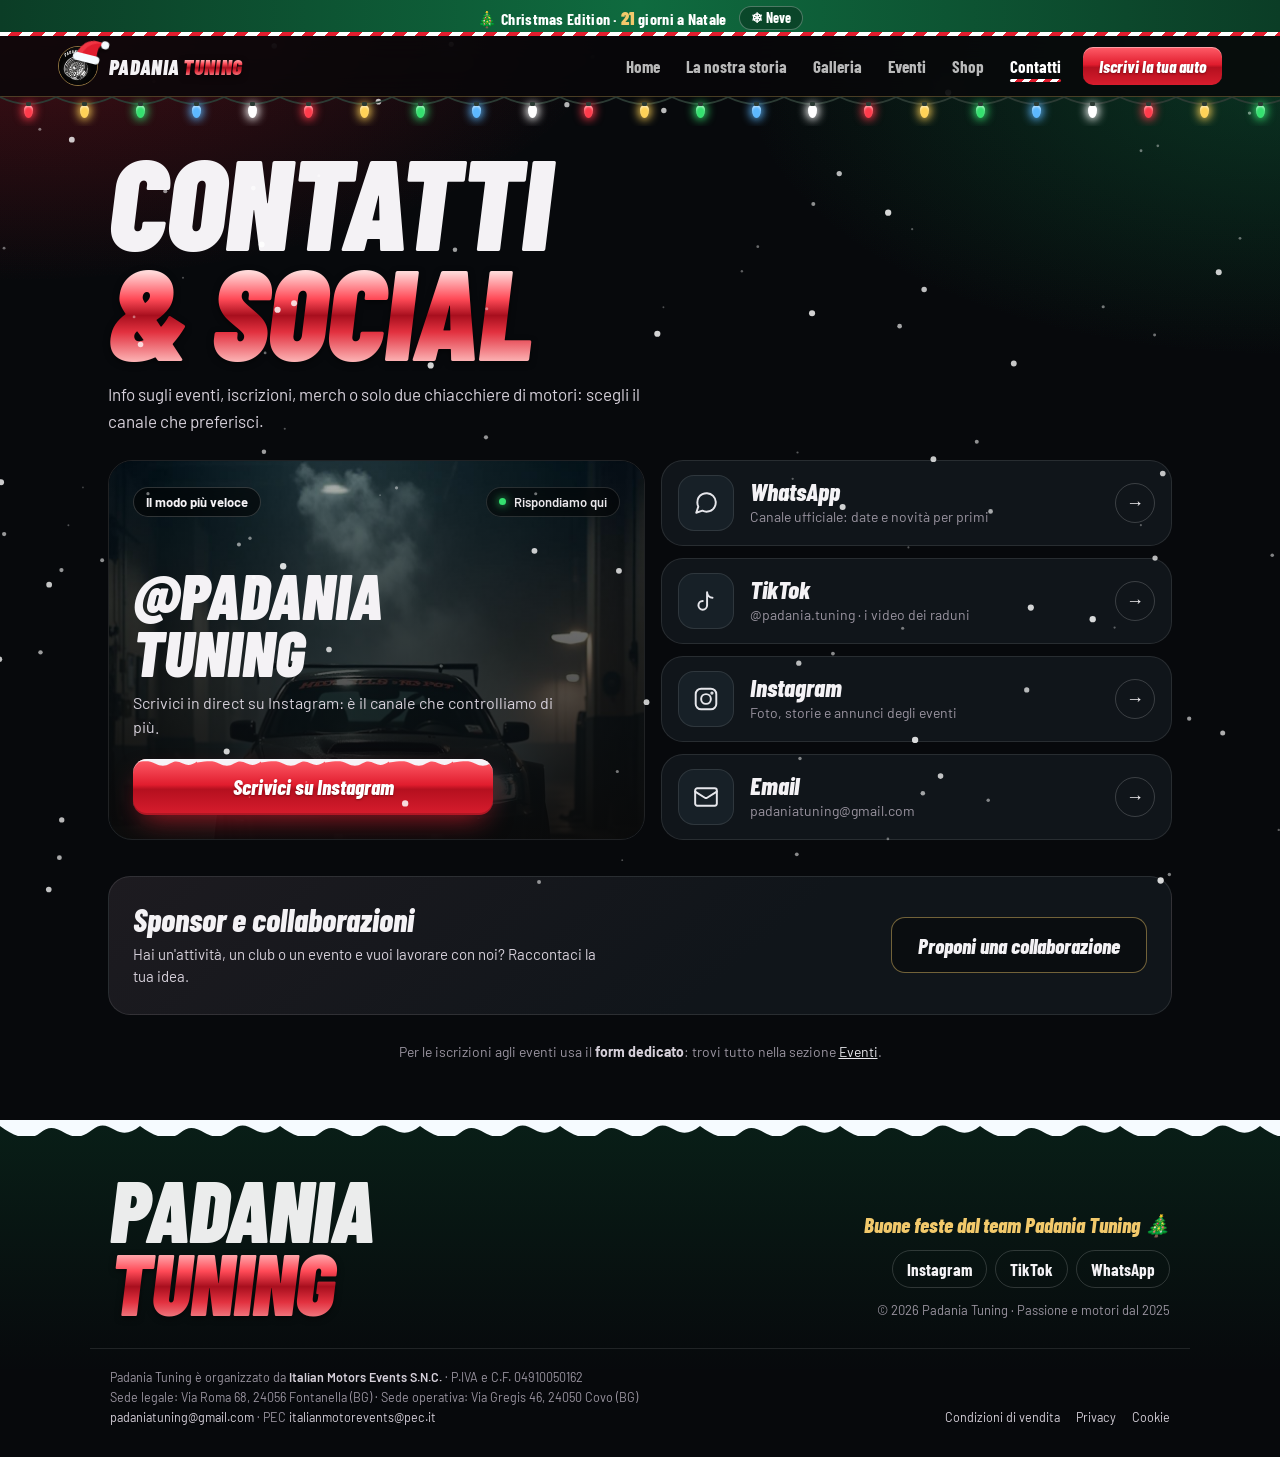
<file: contatti.html>
<!DOCTYPE html>
<html lang="it">
<head>
<meta charset="UTF-8">
<meta name="viewport" content="width=device-width, initial-scale=1.0, viewport-fit=cover">
<title>Contatti — Padania Tuning</title>
<link rel="icon" href="assets/img/logo.jpg">
<link rel="stylesheet" href="assets/css/site.css">
<style>
  .page-head { padding: 48px 0 26px; }
  .page-head .pt-display { margin-bottom: 16px; }

  /* ---------- INSTAGRAM IN EVIDENZA ---------- */
  .ig {
    position: relative;
    display: block;
    overflow: hidden;
    isolation: isolate;
    border-radius: 24px;
    border: 1px solid var(--line);
    padding: 26px 24px 24px;
    min-height: 300px;
    text-decoration: none;
    color: var(--text);
  }
  .ig::before {
    content: '';
    position: absolute; inset: 0; z-index: -2;
    background: url('assets/img/contatti-bg.jpg') center 30% / cover no-repeat;
    transition: transform 0.6s ease;
  }
  .ig::after {
    content: '';
    position: absolute; inset: 0; z-index: -1;
    background: linear-gradient(180deg, rgba(10,10,10,0.15) 0%, rgba(10,10,10,0.6) 45%, rgba(10,10,10,0.95) 100%);
  }
  .ig:hover::before { transform: scale(1.04); }
  .ig-top { display: flex; align-items: center; justify-content: space-between; gap: 12px; }
  .ig-badge { font-size: 13px; font-weight: 700; padding: 6px 12px; border-radius: 100px; background: rgba(0,0,0,0.55); border: 1px solid rgba(255,255,255,0.18); backdrop-filter: blur(6px); }
  .ig-body { margin-top: 110px; }
  .ig-handle { font-family: var(--cond); font-style: italic; font-weight: 900; font-size: clamp(40px, 11vw, 64px); line-height: 0.9; text-transform: uppercase; }
  .ig-text { color: var(--soft); font-size: 16px; line-height: 1.5; margin: 10px 0 20px; max-width: 420px; }
  .ig .pt-btn { width: 100%; max-width: 360px; }

  /* ---------- ALTRI CANALI ---------- */
  .channels { display: grid; gap: 12px; margin-top: 12px; }
  .ch {
    display: grid;
    grid-template-columns: 56px 1fr 40px;
    align-items: center;
    gap: 16px;
    min-height: 84px;
    padding: 14px 16px;
    text-decoration: none;
    color: var(--text);
    transition: border-color 0.2s, transform 0.15s, background 0.2s;
  }
  .ch:hover { border-color: rgba(255,255,255,0.28); }
  .ch:active { transform: scale(0.985); background: var(--panel-2); }
  .ch-ico {
    width: 56px; height: 56px; border-radius: 16px;
    display: flex; align-items: center; justify-content: center;
    background: var(--panel-2); border: 1px solid var(--line);
  }
  .ch-ico svg { width: 26px; height: 26px; stroke: #e6e6eb; fill: none; stroke-width: 1.8; stroke-linecap: round; stroke-linejoin: round; }
  .ch b { display: block; font-family: var(--cond); font-style: italic; font-weight: 800; font-size: 25px; line-height: 1; }
  .ch > div span { display: block; color: var(--muted); font-size: 14px; line-height: 1.35; margin-top: 4px; overflow-wrap: anywhere; }
  .ch i {
    width: 40px; height: 40px; border-radius: 50%;
    display: flex; align-items: center; justify-content: center;
    border: 1px solid rgba(255,255,255,0.18); font-style: normal; font-size: 18px;
    transition: background 0.2s, color 0.2s;
  }
  .ch:hover i { background: var(--chrome-btn); color: #0a0a0a; border-color: transparent; }

  /* ---------- SPONSOR ---------- */
  .partner {
    margin-top: 36px;
    padding: 26px 24px;
    display: grid;
    grid-template-columns: 1fr auto;
    gap: 20px;
    align-items: center;
    background: linear-gradient(140deg, #1d1b20 0%, var(--panel) 60%);
  }
  .partner h2 { font-family: var(--cond); font-style: italic; font-weight: 800; font-size: 32px; line-height: 1; margin: 0 0 8px; }
  .partner p { margin: 0; color: var(--soft); font-size: 15px; line-height: 1.5; max-width: 480px; }

  .reply { text-align: center; color: var(--muted); font-size: 14px; margin: 28px 0 0; }
  .reply b { color: var(--soft); }

  @media (min-width: 860px) {
    .layout { display: grid; grid-template-columns: 1.05fr 1fr; gap: 16px; align-items: stretch; }
    .ig { min-height: 100%; display: flex; flex-direction: column; justify-content: space-between; }
    .ig-body { margin-top: 0; }
    .channels { margin-top: 0; }
  }

  @media (max-width: 520px) {
    .page-head { padding: 32px 0 20px; }
    .ig { padding: 20px 18px 20px; min-height: 340px; border-radius: 20px; }
    .ig-body { margin-top: 140px; }
    .ig .pt-btn { max-width: none; }
    .ch { grid-template-columns: 52px 1fr 36px; gap: 14px; padding: 12px 14px; min-height: 78px; }
    .ch-ico { width: 52px; height: 52px; border-radius: 14px; }
    .ch b { font-size: 23px; }
    .ch i { width: 36px; height: 36px; }
    .partner { grid-template-columns: 1fr; padding: 22px 18px; }
    .partner .pt-btn { width: 100%; }
  }
</style>
</head>
<body>

<main class="pt-wrap">
  <header class="page-head">
    <h1 class="pt-display"><span>Contatti</span><em><span>&amp; social</span></em></h1>
    <p class="pt-lead">Info sugli eventi, iscrizioni, merch o solo due chiacchiere di motori: scegli il canale che preferisci.</p>
  </header>

  <div class="layout">
    <a class="ig" href="https://ig.me/m/padaniatuning" target="_blank" rel="noopener">
      <div class="ig-top">
        <span class="ig-badge">Il modo più veloce</span>
        <span class="pt-pill"><i></i> Rispondiamo qui</span>
      </div>
      <div class="ig-body">
        <div class="ig-handle">@padania<br>tuning</div>
        <p class="ig-text">Scrivici in direct su Instagram: è il canale che controlliamo di più.</p>
        <span class="pt-btn pt-btn-main">Scrivici su Instagram</span>
      </div>
    </a>

    <div class="channels">
      <a class="pt-card ch" href="https://whatsapp.com/channel/0029VbBnk5ELNSa4XMFhD607" target="_blank" rel="noopener">
        <span class="ch-ico"><svg viewBox="0 0 24 24"><path d="M21 11.5a8.38 8.38 0 0 1-.9 3.8 8.5 8.5 0 0 1-7.6 4.7 8.38 8.38 0 0 1-3.8-.9L3 21l1.9-5.7a8.38 8.38 0 0 1-.9-3.8 8.5 8.5 0 0 1 4.7-7.6 8.38 8.38 0 0 1 3.8-.9h.5a8.48 8.48 0 0 1 8 8v.5z"/></svg></span>
        <div><b>WhatsApp</b><span>Canale ufficiale: date e novità per primi</span></div>
        <i>→</i>
      </a>
      <a class="pt-card ch" href="https://www.tiktok.com/@padania.tuning" target="_blank" rel="noopener">
        <span class="ch-ico"><svg viewBox="0 0 24 24"><path d="M9 12a4 4 0 1 0 4 4V4a5 5 0 0 0 5 5"/></svg></span>
        <div><b>TikTok</b><span>@padania.tuning · i video dei raduni</span></div>
        <i>→</i>
      </a>
      <a class="pt-card ch" href="https://www.instagram.com/padaniatuning/" target="_blank" rel="noopener">
        <span class="ch-ico"><svg viewBox="0 0 24 24"><rect x="2.5" y="2.5" width="19" height="19" rx="5"/><circle cx="12" cy="12" r="4.5"/><circle cx="17.5" cy="6.5" r="0.6"/></svg></span>
        <div><b>Instagram</b><span>Foto, storie e annunci degli eventi</span></div>
        <i>→</i>
      </a>
      <a class="pt-card ch" href="mailto:padaniatuning@gmail.com">
        <span class="ch-ico"><svg viewBox="0 0 24 24"><rect x="2" y="4" width="20" height="16" rx="2"/><path d="m22 7-8.97 5.7a1.94 1.94 0 0 1-2.06 0L2 7"/></svg></span>
        <div><b>Email</b><span>padaniatuning@gmail.com</span></div>
        <i>→</i>
      </a>
    </div>
  </div>

  <section class="pt-card partner">
    <div>
      <h2>Sponsor e collaborazioni</h2>
      <p>Hai un'attività, un club o un evento e vuoi lavorare con noi? Raccontaci la tua idea.</p>
    </div>
    <a class="pt-btn pt-btn-ghost" href="mailto:padaniatuning@gmail.com?subject=Proposta%20di%20collaborazione%20Padania%20Tuning">Proponi una collaborazione</a>
  </section>

  <p class="reply">Per le iscrizioni agli eventi usa il <b>form dedicato</b>: trovi tutto nella sezione <a href="eventi.html" style="color:#e6e6eb">Eventi</a>.</p>
</main>

<script src="assets/js/site.js"></script>
</body>
</html>
</file>
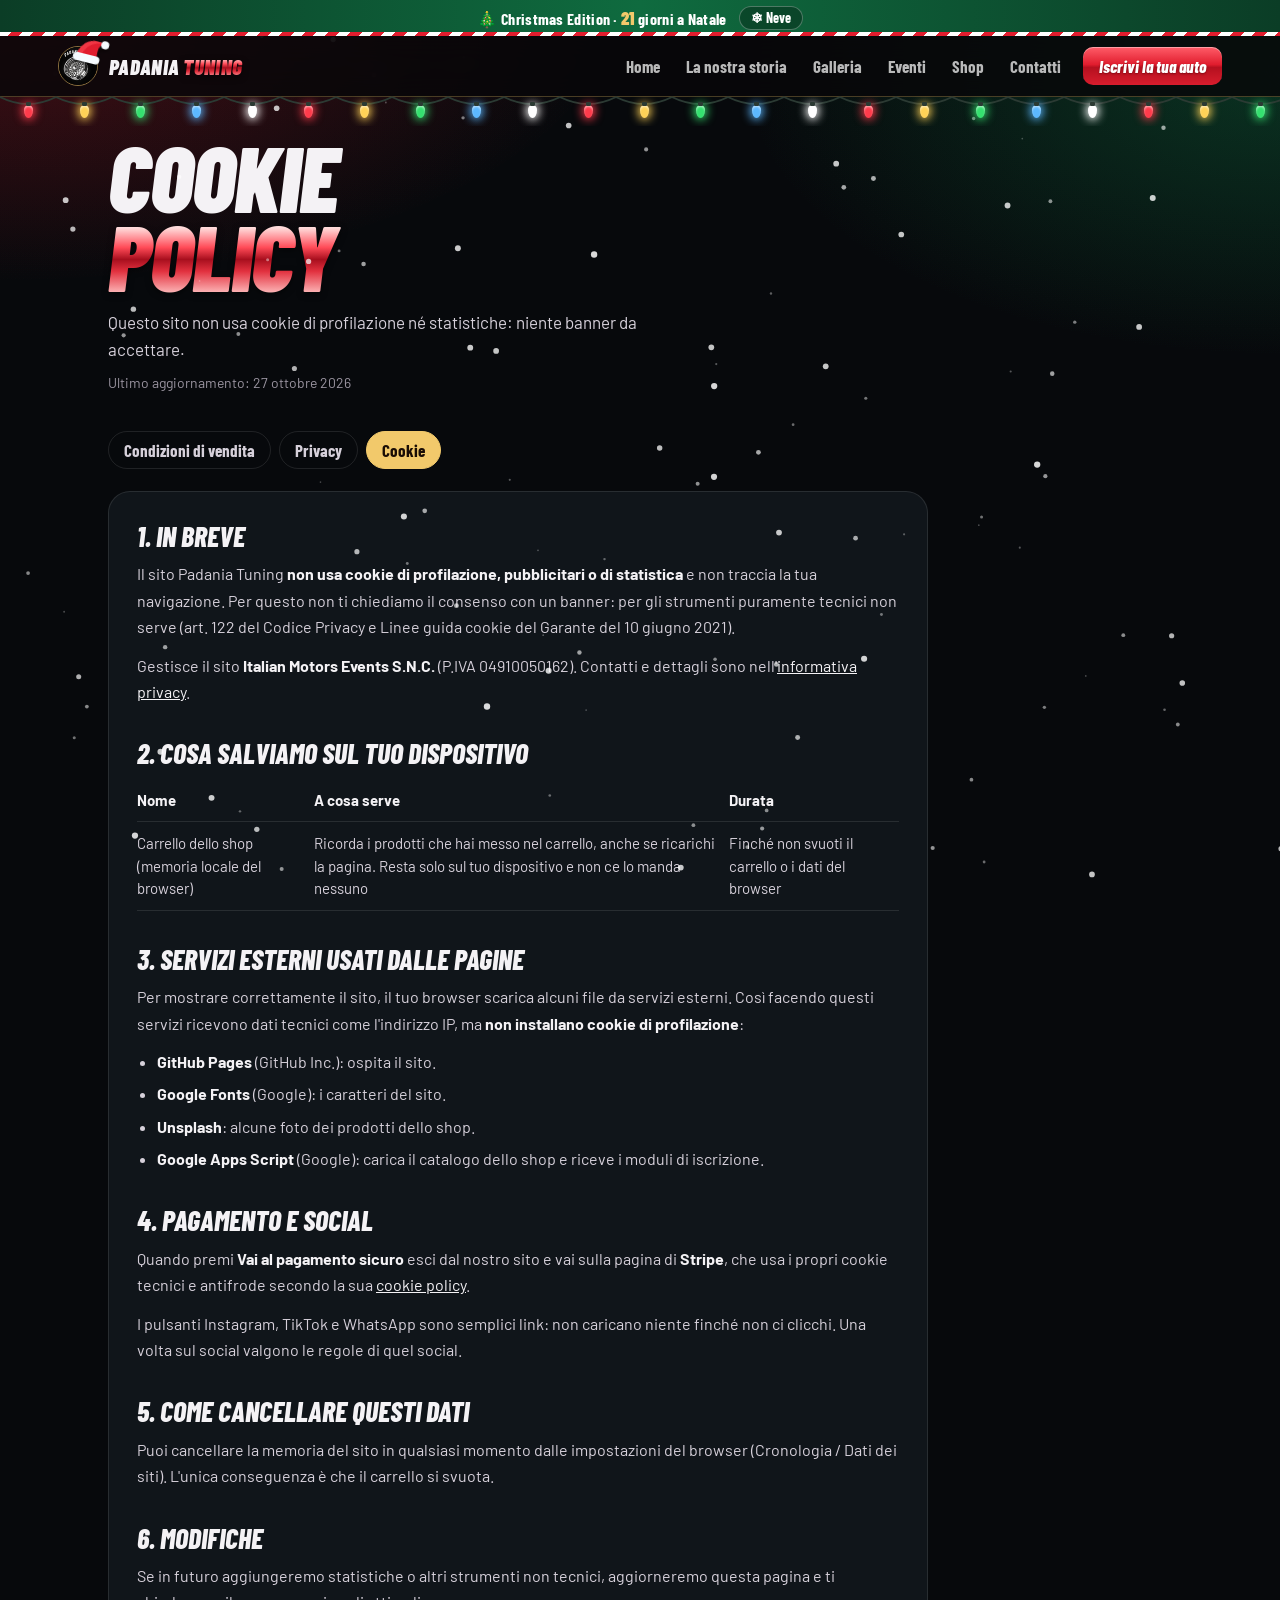
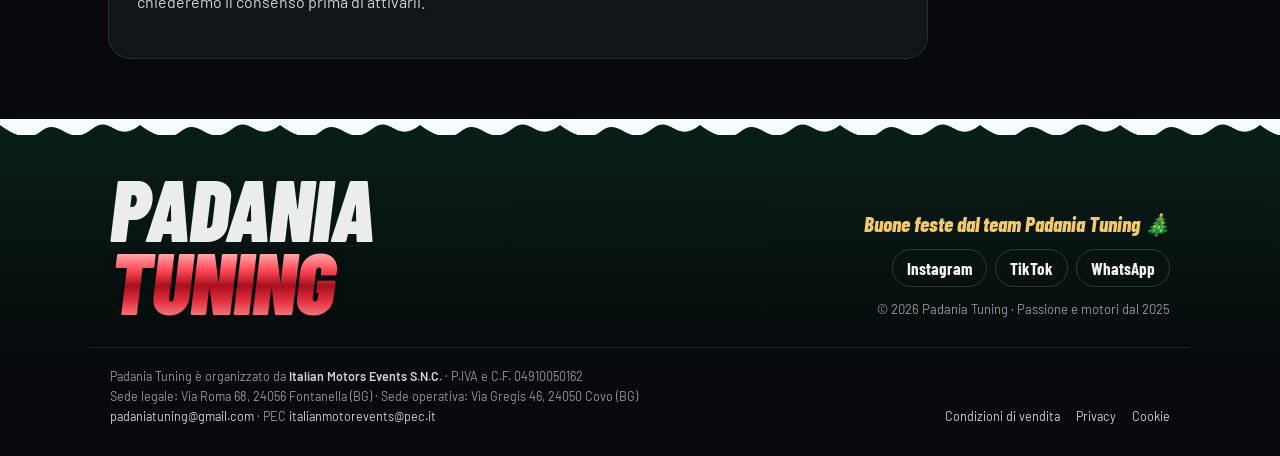
<file: cookie.html>
<!DOCTYPE html>
<html lang="it">
<head>
<meta charset="UTF-8">
<meta name="viewport" content="width=device-width, initial-scale=1.0">
<title>Cookie policy — Padania Tuning</title>
<link rel="icon" href="assets/img/logo.jpg">
<link rel="stylesheet" href="assets/css/site.css">
<link rel="stylesheet" href="assets/css/legale.css">
</head>
<body>

<main class="pt-wrap">
    <header class="legal-head">
        <h1 class="pt-display"><span>Cookie</span><em><span>Policy</span></em></h1>
        <p class="pt-lead">Questo sito non usa cookie di profilazione né statistiche: niente banner da accettare.</p>
        <p class="legal-updated">Ultimo aggiornamento: 27 ottobre 2026</p>
    </header>

    <nav class="legal-tabs" aria-label="Pagine legali"><a href="condizioni-vendita.html">Condizioni di vendita</a><a href="privacy.html">Privacy</a><a href="cookie.html" class="on">Cookie</a></nav>

    <article class="pt-card legal">
<h2>1. In breve</h2>
<p>Il sito Padania Tuning <b>non usa cookie di profilazione, pubblicitari o di statistica</b> e non traccia la tua navigazione. Per questo non ti chiediamo il consenso con un banner: per gli strumenti puramente tecnici non serve (art. 122 del Codice Privacy e Linee guida cookie del Garante del 10 giugno 2021).</p>
<p>Gestisce il sito <b>Italian Motors Events S.N.C.</b> (P.IVA 04910050162). Contatti e dettagli sono nell'<a href="privacy.html">informativa privacy</a>.</p>

<h2>2. Cosa salviamo sul tuo dispositivo</h2>
<table>
<thead><tr><th>Nome</th><th>A cosa serve</th><th>Durata</th></tr></thead>
<tbody>
<tr><td>Carrello dello shop (memoria locale del browser)</td><td>Ricorda i prodotti che hai messo nel carrello, anche se ricarichi la pagina. Resta solo sul tuo dispositivo e non ce lo manda nessuno</td><td>Finché non svuoti il carrello o i dati del browser</td></tr>
</tbody>
</table>

<h2>3. Servizi esterni usati dalle pagine</h2>
<p>Per mostrare correttamente il sito, il tuo browser scarica alcuni file da servizi esterni. Così facendo questi servizi ricevono dati tecnici come l'indirizzo IP, ma <b>non installano cookie di profilazione</b>:</p>
<ul>
<li><b>GitHub Pages</b> (GitHub Inc.): ospita il sito.</li>
<li><b>Google Fonts</b> (Google): i caratteri del sito.</li>
<li><b>Unsplash</b>: alcune foto dei prodotti dello shop.</li>
<li><b>Google Apps Script</b> (Google): carica il catalogo dello shop e riceve i moduli di iscrizione.</li>
</ul>

<h2>4. Pagamento e social</h2>
<p>Quando premi <b>Vai al pagamento sicuro</b> esci dal nostro sito e vai sulla pagina di <b>Stripe</b>, che usa i propri cookie tecnici e antifrode secondo la sua <a href="https://stripe.com/it/cookie-settings" target="_blank" rel="noopener">cookie policy</a>.</p>
<p>I pulsanti Instagram, TikTok e WhatsApp sono semplici link: non caricano niente finché non ci clicchi. Una volta sul social valgono le regole di quel social.</p>

<h2>5. Come cancellare questi dati</h2>
<p>Puoi cancellare la memoria del sito in qualsiasi momento dalle impostazioni del browser (Cronologia / Dati dei siti). L'unica conseguenza è che il carrello si svuota.</p>

<h2>6. Modifiche</h2>
<p>Se in futuro aggiungeremo statistiche o altri strumenti non tecnici, aggiorneremo questa pagina e ti chiederemo il consenso prima di attivarli.</p>
    </article>
</main>

<script src="assets/js/site.js"></script>
</body>
</html>
</file>
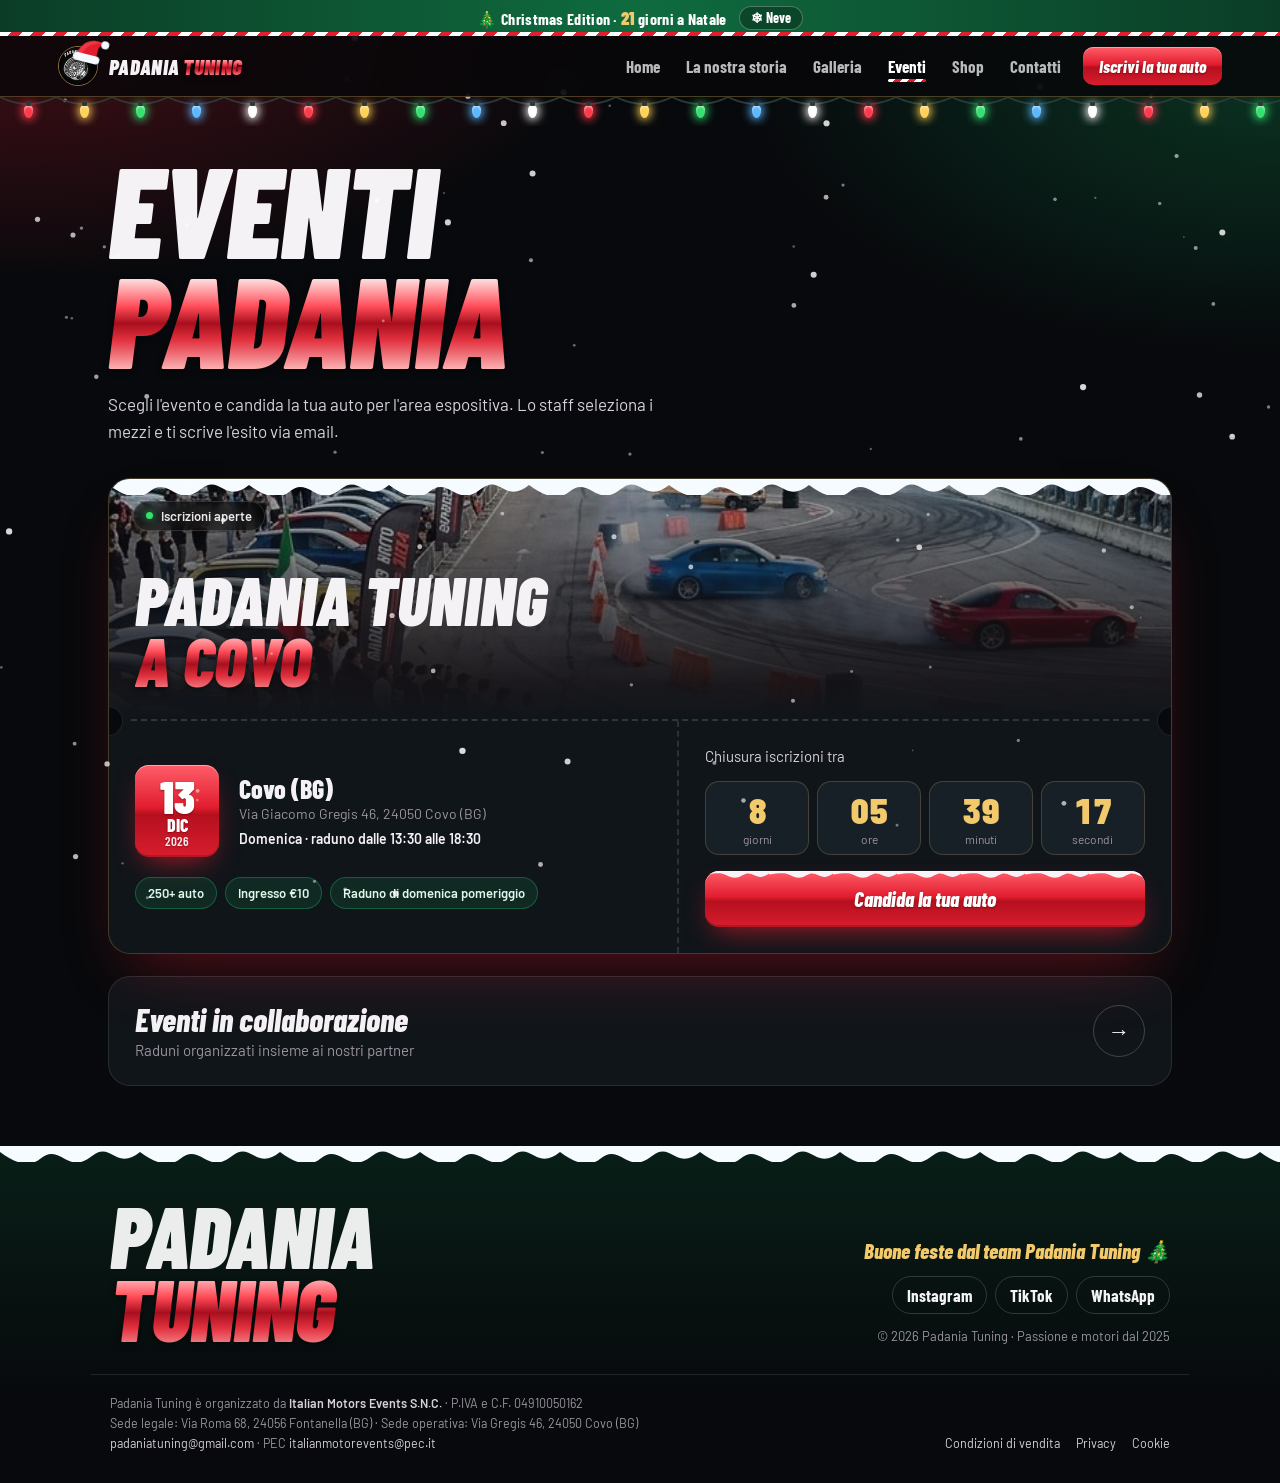
<file: eventi.html>
<!DOCTYPE html>
<html lang="it">
<head>
    <meta charset="UTF-8">
    <meta name="viewport" content="width=device-width, initial-scale=1.0">
    <title>Eventi — Padania Tuning</title>
    <link rel="icon" href="assets/img/logo.jpg">
    <link rel="stylesheet" href="assets/css/site.css">
    <style>
        .page-head { padding: 56px 0 34px; }
        .page-head .pt-display { margin: 0 0 18px; }

        .events { display: grid; gap: 22px; }

        /* Evento principale */
        .ev-cover {
            position: relative;
            min-height: 240px;
            padding: 24px 26px 28px;
            display: flex;
            flex-direction: column;
            justify-content: flex-end;
            background:
                linear-gradient(180deg, rgba(10, 8, 12, 0.2) 0%, rgba(20, 18, 22, 0.95) 85%, var(--panel) 100%),
                url('assets/img/form-bg.jpg') center 40% / cover no-repeat;
        }
        .ev-cover .pt-pill { position: absolute; top: 22px; left: 24px; }
        .ev-cover h2 {
            font-family: var(--cond);
            font-style: italic;
            font-weight: 900;
            font-size: clamp(40px, 8vw, 68px);
            line-height: 0.9;
            text-transform: uppercase;
            margin: 40px 0 0;
        }
        .ev-cover h2 em { font-style: italic; color: transparent; -webkit-text-stroke: 1.5px var(--pink); }

        .ev-body { display: grid; grid-template-columns: 1.15fr 1fr; }
        .ev-info { padding: 26px; display: grid; grid-template-columns: auto 1fr; gap: 20px; align-items: center; align-content: center; }
        .ev-info .pt-perks { grid-column: 1 / -1; }
        .ev-side {
            padding: 26px;
            border-left: 2px dashed rgba(255, 255, 255, 0.12);
            display: flex; flex-direction: column; justify-content: center; gap: 16px;
        }
        .ev-side p { margin: 0; color: var(--soft); font-size: 15px; }
        .ev-side .pt-btn { width: 100%; }

        /* Collaborazioni */
        .collab {
            display: flex;
            align-items: center;
            justify-content: space-between;
            gap: 20px;
            padding: 26px;
            text-decoration: none;
            color: var(--text);
            transition: border-color 0.2s, transform 0.2s;
        }
        .collab:hover { border-color: var(--pink-line); transform: translateY(-2px); }
        .collab b { display: block; font-family: var(--cond); font-style: italic; font-weight: 800; font-size: 32px; line-height: 1; }
        .collab span { display: block; color: var(--muted); font-size: 15px; margin-top: 6px; }
        .collab i { flex-shrink: 0; width: 52px; height: 52px; border-radius: 50%; border: 1px solid rgba(255,255,255,0.2); display: flex; align-items: center; justify-content: center; font-style: normal; font-size: 22px; transition: background 0.2s, color 0.2s, border-color 0.2s; }
        .collab:hover i { background: var(--pink); color: var(--ink); border-color: var(--pink); }

        @media (max-width: 860px) {
            .ev-body { grid-template-columns: 1fr; }
            .ev-side { border-left: 0; border-top: 2px dashed rgba(255, 255, 255, 0.12); }
        }
        @media (max-width: 520px) {
            .page-head { padding: 36px 0 24px; }
            .ev-cover, .ev-info, .ev-side, .collab { padding-left: 18px; padding-right: 18px; }
            .ev-cover .pt-pill { left: 18px; }
        }
    </style>
</head>
<body>

<main class="pt-wrap">
    <header class="page-head">
        <h1 class="pt-display"><span>Eventi</span><em><span>Padania</span></em></h1>
        <p class="pt-lead">Scegli l'evento e candida la tua auto per l'area espositiva. Lo staff seleziona i mezzi e ti scrive l'esito via email.</p>
    </header>

    <div class="events">
        <article class="pt-pass">
            <div class="ev-cover">
                <span class="pt-pill"><i></i> Iscrizioni aperte</span>
                <h2 id="evTitle"></h2>
            </div>
            <div class="pt-pass-tear"></div>
            <div class="ev-body">
                <div class="ev-info">
                    <div class="pt-date" id="evDate"></div>
                    <div class="pt-where" id="evWhere"></div>
                    <ul class="pt-perks" id="evPerks"></ul>
                </div>
                <div class="ev-side">
                    <p>Chiusura iscrizioni tra</p>
                    <div class="pt-count" id="evCount"></div>
                    <a href="qi.html" class="pt-btn pt-btn-main">Candida la tua auto</a>
                </div>
            </div>
        </article>

        <a href="collaborazioni.html" class="pt-card collab">
            <div>
                <b>Eventi in collaborazione</b>
                <span>Raduni organizzati insieme ai nostri partner</span>
            </div>
            <i>→</i>
        </a>
    </div>
</main>

<script src="assets/js/config.js"></script>
<script src="assets/js/site.js"></script>
<script>
    var CFG = window.PT_CONFIG, EV = CFG.EVENTO;
    // Titolo: "Padania Tuning a Covo" -> ultima parte col contorno rosa
    document.getElementById('evTitle').innerHTML = 'Padania Tuning<br><em>' + EV.nome.replace(/^Padania Tuning\s*/i, '') + '</em>';
    document.getElementById('evDate').innerHTML = PT.dateBox(EV.data);
    document.getElementById('evWhere').innerHTML = PT.where(EV);
    document.getElementById('evPerks').innerHTML = EV.vantaggi.map(function (v) { return '<li>' + v + '</li>'; }).join('');
    PT.countdown(document.getElementById('evCount'), CFG.CHIUSURA_ISCRIZIONI);
</script>
</body>
</html>
</file>
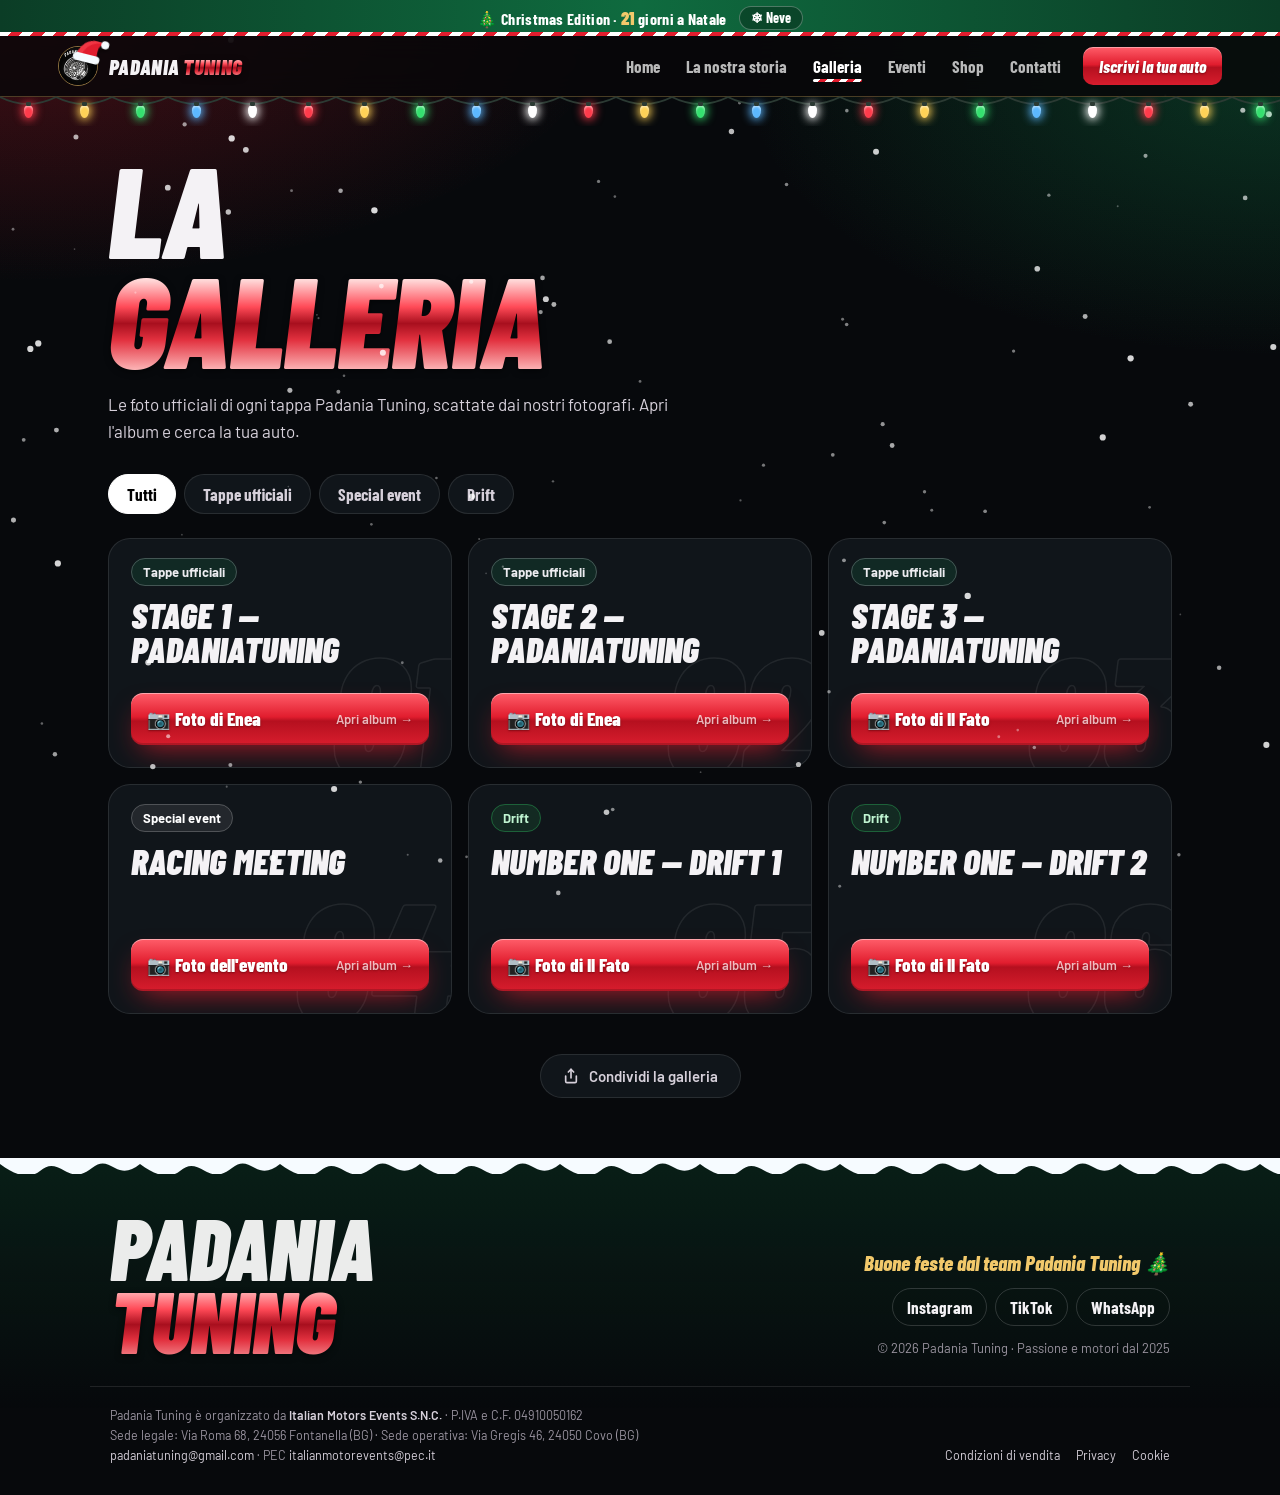
<file: galleria.html>
<!DOCTYPE html>
<html lang="it">
<head>
<meta charset="UTF-8">
<meta name="viewport" content="width=device-width, initial-scale=1.0">
<title>Galleria — Padania Tuning</title>
<link rel="icon" href="assets/img/logo.jpg">
<link rel="stylesheet" href="assets/css/site.css">
<style>
  .page-head { padding: 56px 0 30px; }
  .page-head .pt-display { margin-bottom: 18px; }

  .filters { display: flex; flex-wrap: wrap; gap: 8px; margin-bottom: 24px; }
  .filter {
    font-family: var(--cond); font-weight: 700; font-size: 17px;
    color: var(--soft); background: var(--panel);
    border: 1px solid var(--line); border-radius: 100px;
    padding: 9px 18px; cursor: pointer; transition: all 0.2s;
  }
  .filter:hover { color: #fff; border-color: rgba(255,255,255,0.3); }
  .filter.active { background: #fff; color: #000; border-color: #fff; }

  .albums { display: grid; grid-template-columns: repeat(auto-fill, minmax(300px, 1fr)); gap: 16px; }

  .album {
    position: relative;
    display: flex;
    flex-direction: column;
    justify-content: space-between;
    min-height: 230px;
    padding: 22px;
    overflow: hidden;
    isolation: isolate;
    animation: albumIn 0.45s cubic-bezier(0.23, 1, 0.32, 1) both;
  }
  @keyframes albumIn { from { opacity: 0; transform: translateX(40px) skewX(8deg); filter: blur(8px); } to { opacity: 1; transform: none; filter: none; } }

  .album-num {
    position: absolute;
    right: -6px; bottom: -28px;
    z-index: -1;
    font-family: var(--cond); font-style: italic; font-weight: 900;
    font-size: 170px; line-height: 1;
    color: transparent; -webkit-text-stroke: 1.5px rgba(255, 255, 255, 0.08);
  }
  .album-type {
    align-self: flex-start;
    font-size: 13px; font-weight: 700;
    padding: 5px 11px; border-radius: 100px;
    background: var(--pink-soft); color: #ececf0; border: 1px solid rgba(220,220,228,0.25);
  }
  .album[data-type="drift"] .album-type { background: rgba(53,224,111,0.1); color: #bff5d1; border-color: rgba(53,224,111,0.3); }
  .album[data-type="special"] .album-type { background: rgba(255,255,255,0.08); color: #fff; border-color: rgba(255,255,255,0.2); }

  .album h2 {
    font-family: var(--cond); font-style: italic; font-weight: 900;
    font-size: 36px; line-height: 0.95; text-transform: uppercase;
    margin: 18px 0 18px;
  }
  .album-links { display: grid; gap: 8px; }
  .album-links a {
    display: flex; align-items: center; justify-content: space-between;
    padding: 14px 16px; border-radius: 12px;
    background: var(--pink); color: var(--ink);
    text-decoration: none; font-family: var(--cond); font-weight: 800; font-size: 19px;
    transition: filter 0.2s, transform 0.12s;
  }
  .album-links a:hover { filter: brightness(1.07); }
  .album-links a:active { transform: scale(0.98); }
  .album-links small { font-family: var(--body); font-weight: 600; font-size: 13px; opacity: 0.7; }

  .share-wrap { text-align: center; margin-top: 40px; }
  .share {
    display: inline-flex; align-items: center; gap: 10px;
    background: var(--panel); border: 1px solid var(--line);
    color: var(--soft); padding: 12px 22px; border-radius: 100px;
    font-family: var(--body); font-size: 15px; font-weight: 600; cursor: pointer;
    transition: border-color 0.2s, color 0.2s;
  }
  .share:hover { color: #fff; border-color: rgba(255,255,255,0.3); }

  @media (max-width: 520px) {
    .page-head { padding: 36px 0 22px; }
    .albums { grid-template-columns: 1fr; gap: 12px; }
    .album { min-height: 0; padding: 18px; }
    .album h2 { font-size: 32px; margin: 14px 0 16px; }
    .album-num { font-size: 130px; bottom: -20px; }
  }
  @media (max-width: 520px) {
    .filters {
      flex-wrap: nowrap;
      overflow-x: auto;
      margin-left: -18px; margin-right: -18px;
      padding: 0 18px 4px;
      scrollbar-width: none;
      -webkit-overflow-scrolling: touch;
    }
    .filters::-webkit-scrollbar { display: none; }
    .filters > * { flex: 0 0 auto; }
  }

</style>
</head>
<body>

<main class="pt-wrap">
  <header class="page-head">
    <h1 class="pt-display"><span>La</span><em><span>Galleria</span></em></h1>
    <p class="pt-lead">Le foto ufficiali di ogni tappa Padania Tuning, scattate dai nostri fotografi. Apri l'album e cerca la tua auto.</p>
  </header>

  <div class="filters" id="filters"></div>
  <div class="albums" id="albums"></div>

  <div class="share-wrap">
    <button class="share" type="button" id="shareBtn">
      <svg width="16" height="16" viewBox="0 0 24 24" fill="none" stroke="currentColor" stroke-width="2.5" stroke-linecap="round" stroke-linejoin="round"><path d="M4 12v8a2 2 0 0 0 2 2h12a2 2 0 0 0 2-2v-8"></path><polyline points="16 6 12 2 8 6"></polyline><line x1="12" y1="2" x2="12" y2="15"></line></svg>
      <span>Condividi la galleria</span>
    </button>
  </div>
</main>

<script src="assets/js/site.js"></script>
<script>
(function () {
  /* =========================================================
     ALBUM — per aggiungerne uno copia un blocco { ... }
     tipo: 'stage' | 'special' | 'drift'
     ========================================================= */
  var ALBUM = [
    { tipo: 'stage',   titolo: 'Stage 1 — PadaniaTuning', foto: [{ label: 'Foto di Enea',    href: 'https://drive.google.com/drive/folders/1wOBG0VEXsYGXkmghEqgKlR2tAoZhYWyE' }] },
    { tipo: 'stage',   titolo: 'Stage 2 — PadaniaTuning', foto: [{ label: 'Foto di Enea',    href: 'https://drive.google.com/drive/folders/1IF2WT-NSf_EBfRCZa87I6c1Bd28GqVwL' }] },
    { tipo: 'stage',   titolo: 'Stage 3 — PadaniaTuning', foto: [{ label: 'Foto di Il Fato', href: 'https://drive.google.com/drive/folders/1JSjCVbnz3HQsowb1gMgRSxqbrkJOgWmR?usp=drive_link' }] },
    { tipo: 'special', titolo: 'Racing Meeting',          foto: [{ label: 'Foto dell\'evento', href: 'https://drive.google.com/drive/folders/1BrkTME_Bv7cJDd-F_ZC_z66287N1EmaW?usp=drive_link' }] },
    { tipo: 'drift',   titolo: 'Number One — Drift 1',    foto: [{ label: 'Foto di Il Fato', href: 'https://drive.google.com/drive/folders/1h6AhN9HtR1wsxjPs4HNHfSDZoh1QaQ6f' }] },
    { tipo: 'drift',   titolo: 'Number One — Drift 2',    foto: [{ label: 'Foto di Il Fato', href: 'https://drive.google.com/drive/folders/1FW_in6882YF8OvblCfp3vHiHEMBSam3d?usp=sharing' }] }
  ];

  var TIPI = { tutti: 'Tutti', stage: 'Tappe ufficiali', special: 'Special event', drift: 'Drift' };
  var filtri = document.getElementById('filters');
  var lista = document.getElementById('albums');

  filtri.innerHTML = Object.keys(TIPI).map(function (k) {
    return '<button type="button" class="filter" data-tipo="' + k + '">' + TIPI[k] + '</button>';
  }).join('');

  function render(tipo) {
    filtri.querySelectorAll('.filter').forEach(function (b) { b.classList.toggle('active', b.dataset.tipo === tipo); });
    lista.innerHTML = ALBUM
      .map(function (a, i) { a.n = i + 1; return a; })
      .filter(function (a) { return tipo === 'tutti' || a.tipo === tipo; })
      .map(function (a, i) {
        return '<article class="pt-card album" data-type="' + a.tipo + '" style="animation-delay:' + (i * 0.06) + 's">' +
          '<span class="album-num">' + ('0' + a.n).slice(-2) + '</span>' +
          '<div><span class="album-type">' + TIPI[a.tipo] + '</span><h2>' + a.titolo + '</h2></div>' +
          '<div class="album-links">' + a.foto.map(function (f) {
            return '<a href="' + f.href + '" target="_blank" rel="noopener">📷 ' + f.label + ' <small>Apri album →</small></a>';
          }).join('') + '</div>' +
        '</article>';
      }).join('');
  }

  filtri.addEventListener('click', function (e) { if (e.target.dataset.tipo) render(e.target.dataset.tipo); });
  render('tutti');

  // Condividi
  var shareBtn = document.getElementById('shareBtn');
  shareBtn.addEventListener('click', function () {
    if (navigator.share) {
      navigator.share({ title: 'Padania Tuning — Galleria', text: 'Guarda le foto ufficiali degli eventi Padania Tuning!', url: location.href }).catch(function () {});
    } else if (navigator.clipboard) {
      navigator.clipboard.writeText(location.href).then(function () {
        var s = shareBtn.querySelector('span'); var t = s.textContent;
        s.textContent = 'Link copiato ✓';
        setTimeout(function () { s.textContent = t; }, 2000);
      });
    }
  });
})();
</script>
</body>
</html>
</file>
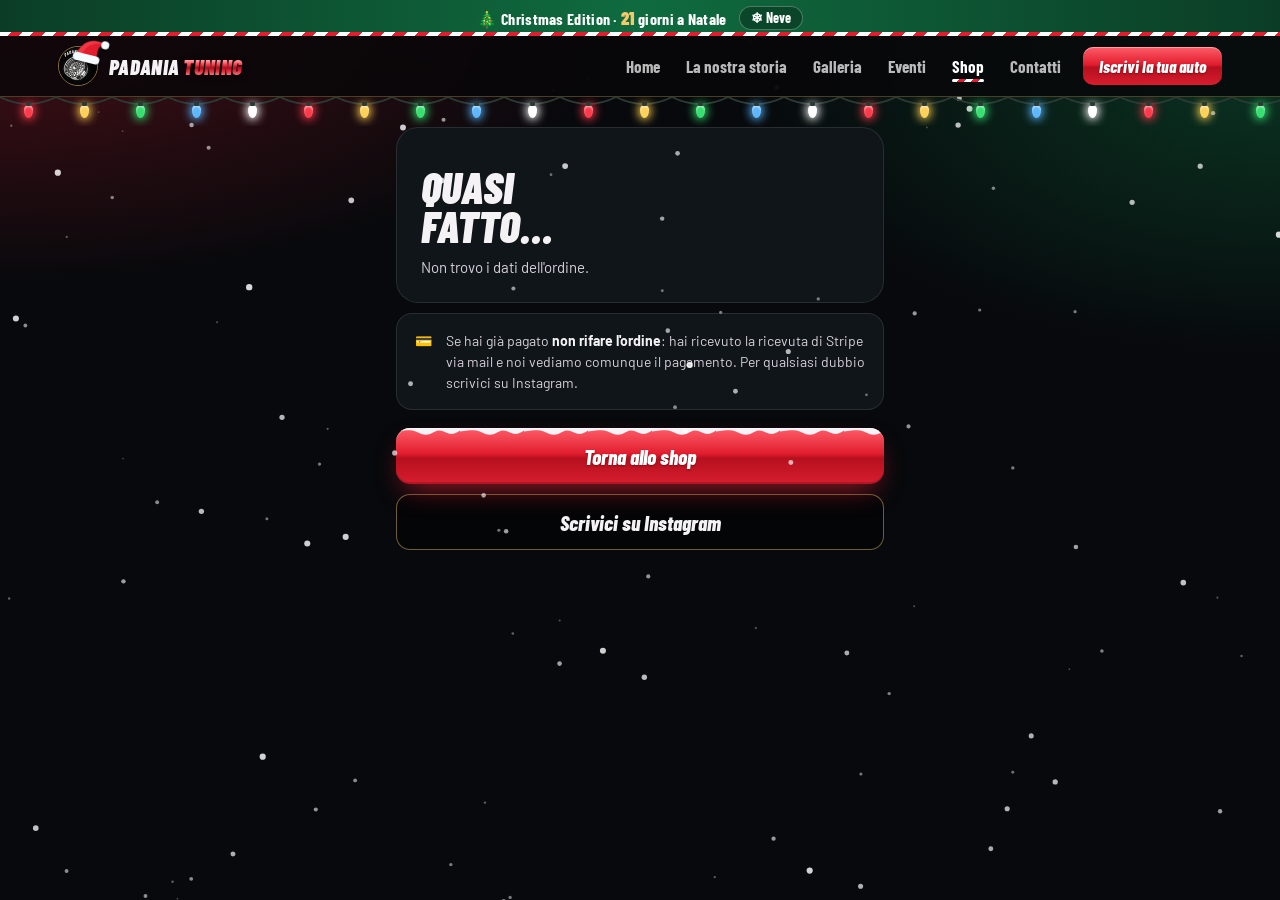
<file: ordine-ok.html>
<!DOCTYPE html>
<html lang="it">
<head>
<meta charset="UTF-8">
<meta name="viewport" content="width=device-width, initial-scale=1.0, viewport-fit=cover">
<title>Ordine confermato — Padania Tuning</title>
<meta name="robots" content="noindex">
<link rel="icon" href="assets/img/logo.jpg">
<link rel="stylesheet" href="assets/css/site.css">
<link rel="preconnect" href="https://fonts.googleapis.com">
<link rel="preconnect" href="https://fonts.gstatic.com" crossorigin>
<link href="https://fonts.googleapis.com/css2?family=Space+Mono:wght@400;700&display=swap" rel="stylesheet">
<style>
.ok { max-width: 520px; margin: 0 auto; padding: 30px 16px 40px; }

/* ---------- INTESTAZIONE ---------- */
.head { text-align: center; animation: fadeUp 0.5s ease both; }
@keyframes fadeUp { from { opacity: 0; transform: translateY(14px); } }
.check {
    width: 58px; height: 58px; margin: 0 auto; border-radius: 50%;
    display: flex; align-items: center; justify-content: center;
    box-shadow: 0 0 0 8px rgba(220, 220, 228, 0.12);
}
.check svg { width: 30px; height: 30px; }
.check path { stroke: #0a0a0a; stroke-width: 3.5; fill: none; stroke-linecap: round; stroke-linejoin: round; stroke-dasharray: 30; stroke-dashoffset: 30; animation: draw 0.5s 0.3s ease-out forwards; }
@keyframes draw { to { stroke-dashoffset: 0; } }
.title { font-family: var(--cond); font-style: italic; font-weight: 900; text-transform: uppercase; font-size: clamp(42px, 12vw, 62px); line-height: 0.88; margin: 16px 0 10px; }
.title span { display: block; }
.sub { margin: 0 auto; max-width: 400px; color: var(--soft); font-size: 15px; line-height: 1.5; }
.sub b { color: var(--text); }

/* ---------- STAMPANTE ---------- */
.printer { position: relative; margin: 30px auto 0; width: 100%; max-width: 380px; }

.printer-body {
    position: relative; z-index: 3;
    height: 92px; border-radius: 22px 22px 14px 14px;
    background: linear-gradient(180deg, #34323a 0%, #1d1b20 55%, #141216 100%);
    border: 1px solid rgba(255,255,255,0.12);
    box-shadow: 0 20px 40px rgba(0,0,0,0.55), inset 0 1px 0 rgba(255,255,255,0.12);
    display: flex; align-items: center; justify-content: space-between;
    padding: 0 20px 14px;
}
.printer.printing .printer-body { animation: buzz 0.12s linear infinite; }
@keyframes buzz { 50% { transform: translateY(0.6px); } }

.printer-brand { font-family: var(--cond); font-style: italic; font-weight: 900; font-size: 18px; text-transform: uppercase; letter-spacing: 0.5px; color: rgba(255,255,255,0.75); }
.printer-led { display: flex; align-items: center; gap: 8px; font-size: 12px; color: var(--muted); }
.printer-led i { width: 9px; height: 9px; border-radius: 50%; background: #f5a524; box-shadow: 0 0 8px #f5a524; animation: ledBlink 0.6s steps(2) infinite; }
.printer.done .printer-led i { background: var(--green); box-shadow: 0 0 8px var(--green); animation: none; }
@keyframes ledBlink { 50% { opacity: 0.25; } }

.slot {
    position: absolute; z-index: 4;
    left: 22px; right: 22px; bottom: 12px; height: 9px;
    border-radius: 6px;
    background: #050505;
    box-shadow: inset 0 3px 6px rgba(0,0,0,0.9), 0 1px 0 rgba(255,255,255,0.08);
}

/* Carta che esce dalla fessura */
.paper-wrap {
    position: relative; z-index: 2;
    margin: -16px 30px 0;
    overflow: hidden;
    padding-bottom: 18px;  /* spazio per l'ombra */
    filter: drop-shadow(0 10px 14px rgba(0,0,0,0.5));
}
.paper {
    position: relative;
    background: #fbfbf7;
    color: #141414;
    font-family: 'Space Mono', 'Courier New', monospace;
    font-size: 12.5px;
    line-height: 1.55;
    padding: 30px 18px 26px;
    transform: translateY(-101%);
    /* bordo in basso "strappato" */
    -webkit-mask: linear-gradient(#000 0 0) top / 100% calc(100% - 10px) no-repeat, conic-gradient(from -45deg at bottom, #0000, #000 1deg 89deg, #0000 90deg) bottom / 14px 10px repeat-x;
            mask: linear-gradient(#000 0 0) top / 100% calc(100% - 10px) no-repeat, conic-gradient(from -45deg at bottom, #0000, #000 1deg 89deg, #0000 90deg) bottom / 14px 10px repeat-x;
}
.paper::before {      /* leggera grana della carta termica */
    content: ''; position: absolute; inset: 0; pointer-events: none;
    background: repeating-linear-gradient(0deg, rgba(0,0,0,0.018) 0 1px, transparent 1px 3px);
}
.printer.printing .paper { animation: printOut var(--durata, 5s) steps(34, end) forwards; }
.printer.done .paper { transform: none; }
@keyframes printOut { to { transform: translateY(0); } }

.r-center { text-align: center; }
.r-brand { font-weight: 700; font-size: 17px; letter-spacing: 1px; }
.r-small { font-size: 11px; color: #555; }
.r-sep { border: 0; border-top: 1.5px dashed #9a9a9a; margin: 12px 0; }
.r-sep.double { border-top: 3px double #222; }
.r-row { display: flex; justify-content: space-between; gap: 10px; }
.r-row span:last-child { text-align: right; white-space: nowrap; }
.r-label { color: #555; }
.r-item { margin-bottom: 8px; }
.r-item small { display: block; color: #555; font-size: 11.5px; padding-left: 22px; }
.r-total { font-weight: 700; font-size: 16px; }
.r-test { margin: 10px 0 0; padding: 5px; border: 1.5px dashed #b00; color: #b00; font-weight: 700; text-align: center; font-size: 11px; }
.r-addr { font-size: 11.5px; color: #333; }

.barcode {
    height: 46px; margin: 14px auto 4px; width: 86%;
    background: #141414;
}
.thanks { font-weight: 700; margin-top: 12px; }

.r-actions { display: grid; gap: 8px; margin-top: 18px; }
.r-btn {
    display: flex; align-items: center; justify-content: center; gap: 8px;
    height: 46px; border-radius: 10px;
    font-family: 'Space Mono', monospace; font-weight: 700; font-size: 13px; text-transform: uppercase; letter-spacing: 0.5px;
    text-decoration: none; cursor: pointer;
    background: #141414; color: #fbfbf7; border: 1.5px solid #141414;
}
.r-btn.ghost { background: transparent; color: #141414; }
.r-btn:disabled { opacity: 0.7; cursor: wait; }
.r-stripe { margin-top: 12px; }
.r-stripe a { color: #555; }
.r-btn svg { width: 16px; height: 16px; stroke: currentColor; fill: none; stroke-width: 2.2; stroke-linecap: round; stroke-linejoin: round; }
.r-actions { opacity: 0; transition: opacity 0.5s 0.2s; }
.printer.done .r-actions { opacity: 1; }

/* ---------- SOTTO ---------- */
.note {
    display: flex; gap: 14px; align-items: flex-start;
    margin-top: 10px; padding: 16px 18px; border-radius: 16px;
    background: var(--panel); border: 1px solid var(--line);
    color: var(--soft); font-size: 14px; line-height: 1.5;
}
.note b { color: var(--text); }
.actions { display: grid; gap: 10px; margin-top: 18px; }
.actions .pt-btn { width: 100%; }

.loading { text-align: center; padding: 70px 10px; color: var(--soft); }
.spin { width: 44px; height: 44px; margin: 0 auto 18px; border-radius: 50%; border: 3px solid rgba(255,255,255,0.15); border-top-color: #fff; animation: spin 0.8s linear infinite; }
@keyframes spin { to { transform: rotate(360deg); } }
.err { background: var(--panel); border: 1px solid var(--line); border-radius: 22px; padding: 24px; }

@media (max-width: 420px) {
    .paper-wrap { margin-left: 22px; margin-right: 22px; }
    .paper { padding: 26px 14px 22px; font-size: 12px; }
}

@media (prefers-reduced-motion: reduce) {
    .printer .paper { animation: none !important; transform: none; }
    .printer .r-actions { opacity: 1; }
}

/* Stampa / salva come PDF: solo lo scontrino */
@media print {
    body * { visibility: hidden !important; }
    .paper, .paper * { visibility: visible !important; }
    .paper { position: absolute; left: 0; top: 0; width: 80mm; transform: none !important; box-shadow: none; -webkit-mask: none; mask: none; }
    .r-actions { display: none !important; }
    html, body { background: #fff !important; }
}
</style>
</head>
<body data-no-footer>

<main class="ok" id="box">
    <div class="loading"><div class="spin"></div>Sto confermando il pagamento…</div>
</main>

<script src="assets/js/config.js"></script>
<script src="assets/js/site.js"></script>
<script src="assets/js/carrello.js"></script>
<script>
(function () {
    var CFG = window.PT_CONFIG;
    var EMAIL_FATTURE = 'padaniatuning@gmail.com';
    var euro = PTCart.euro;
    var box = document.getElementById('box');
    var sid = new URLSearchParams(location.search).get('session_id');

    function esc(s) { return String(s == null ? '' : s).replace(/[&<>"]/g, function (c) { return { '&': '&amp;', '<': '&lt;', '>': '&gt;', '"': '&quot;' }[c]; }); }
    function pad(n) { return n < 10 ? '0' + n : n; }
    function tempo(g) { return g % 7 === 0 ? 'massimo ' + (g / 7 === 1 ? '1 settimana' : (g / 7) + ' settimane') : 'massimo ' + g + ' giorni'; }
    function entro(o) { var d = new Date((o.data || Date.now()) + (o.giorniPreparazione || 14) * 864e5); return pad(d.getDate()) + '/' + pad(d.getMonth() + 1) + '/' + d.getFullYear(); }

    // Codice a barre finto ma "vero" nell'aspetto: barre ricavate dal numero d'ordine
    function barcode(testo) {
        var stops = [], x = 0, s = 0;
        for (var i = 0; i < testo.length; i++) s = (s * 31 + testo.charCodeAt(i)) >>> 0;
        while (x < 100) {
            s = (s * 1103515245 + 12345) >>> 0;
            var w = 0.6 + (s % 4) * 0.55, g = 0.5 + ((s >> 3) % 3) * 0.5;
            stops.push('#141414 ' + x.toFixed(2) + '% ' + Math.min(100, x + w).toFixed(2) + '%', 'transparent ' + Math.min(100, x + w).toFixed(2) + '% ' + Math.min(100, x + w + g).toFixed(2) + '%');
            x += w + g;
        }
        return 'linear-gradient(90deg,' + stops.join(',') + ')';
    }

    function scontrino(o) {
        var d = new Date(o.data || Date.now());
        var quando = pad(d.getDate()) + '/' + pad(d.getMonth() + 1) + '/' + d.getFullYear() + ' ' + pad(d.getHours()) + ':' + pad(d.getMinutes());
        var articoli = o.articoli.map(function (a) {
            var parti = String(a.nome).split(' — ');
            return '<div class="r-item"><div class="r-row"><span>' + a.qta + 'x ' + esc(parti[0]) + '</span><span>' + euro(a.totale) + '</span></div>' +
                (parti[1] ? '<small>' + esc(parti[1]) + '</small>' : '') + '</div>';
        }).join('');
        var oggetto = encodeURIComponent('Richiesta fattura ordine ' + o.numero);
        var corpo = encodeURIComponent(
            'Ciao Padania Tuning,\nvorrei la fattura per l\'ordine ' + o.numero + ' del ' + quando + ' (totale ' + euro(o.totale) + ').\n\n' +
            'Ragione sociale / Nome e cognome:\nPartita IVA / Codice fiscale:\nIndirizzo di fatturazione:\nCodice SDI o PEC:\n\nGrazie!');

        return '' +
            '<div class="r-center">' +
                '<div class="r-brand">PADANIA TUNING</div>' +
                '<div class="r-small">SHOP UFFICIALE · @padaniatuning</div>' +
            '</div>' +
            '<hr class="r-sep">' +
            '<div class="r-row"><span class="r-label">ORDINE</span><span>' + esc(o.numero) + '</span></div>' +
            '<div class="r-row"><span class="r-label">DATA</span><span>' + quando + '</span></div>' +
            '<div class="r-row"><span class="r-label">CLIENTE</span><span>' + esc(o.nome) + '</span></div>' +
            '<hr class="r-sep">' +
            articoli +
            '<hr class="r-sep">' +
            '<div class="r-row"><span>SUBTOTALE</span><span>' + euro(o.subtotale || o.totale) + '</span></div>' +
            '<div class="r-row"><span>' + (o.ritiro ? 'RITIRO EVENTO' : 'SPEDIZIONE') + '</span><span>' + (o.spedizione ? euro(o.spedizione) : 'GRATIS') + '</span></div>' +
            '<hr class="r-sep double">' +
            '<div class="r-row r-total"><span>TOTALE</span><span>' + euro(o.totale) + '</span></div>' +
            '<hr class="r-sep double">' +
            '<div class="r-row"><span class="r-label">PAGATO</span><span>' + esc(o.pagamento || 'Carta') + '</span></div>' +
            '<div class="r-row"><span class="r-label">CONSEGNA</span><span>' + (o.ritiro ? 'Ritiro al raduno' : esc(String(o.consegna || '').replace(/\s*\(.*\)$/, ''))) + '</span></div>' +
            (o.indirizzo && !o.ritiro ? '<div class="r-addr">' + esc(o.indirizzo) + '</div>' : '') +
            '<div class="barcode" style="background:' + barcode(o.numero) + '"></div>' +
            '<div class="r-center r-small">' + esc(o.numero) + '</div>' +
            '<div class="r-center thanks">*** GRAZIE! ***</div><div class="r-center r-small">Ci vediamo al prossimo raduno</div>' +
            (o.test ? '<div class="r-test">PAGAMENTO DI PROVA · NESSUN ADDEBITO</div>' : '') +
            '<div class="r-actions">' +
                '<button class="r-btn" type="button" id="pdfBtn"><svg viewBox="0 0 24 24"><path d="M12 3v12"/><path d="m7 10 5 5 5-5"/><path d="M5 21h14"/></svg><span>Scarica ricevuta PDF</span></button>' +
                '<a class="r-btn ghost" href="mailto:' + EMAIL_FATTURE + '?subject=' + oggetto + '&body=' + corpo + '"><svg viewBox="0 0 24 24"><path d="M14 3H6a2 2 0 0 0-2 2v14a2 2 0 0 0 2 2h12a2 2 0 0 0 2-2V9z"/><path d="M14 3v6h6"/><path d="M8 13h8M8 17h5"/></svg>Richiedi fattura</a>' +
                (o.ricevuta ? '<div class="r-center r-small r-stripe"><a href="' + esc(o.ricevuta) + '" target="_blank" rel="noopener">Ricevuta di pagamento Stripe</a></div>' : '') +
            '</div>';
    }

    // Scarica la ricevuta PDF generata dallo script (con logo e dati Padania)
    function scaricaPdf(btn) {
        var testo = btn.querySelector('span');
        if (btn.disabled) return;
        btn.disabled = true; testo.textContent = 'Preparo il PDF…';
        fetch(CFG.SHOP_SCRIPT_URL + '?azione=ricevuta&session_id=' + encodeURIComponent(sid))
            .then(function (r) { return r.json(); })
            .then(function (res) {
                if (!res.ok || !res.pdf) throw new Error(res.error || 'PDF non disponibile');
                var bin = atob(res.pdf), bytes = new Uint8Array(bin.length);
                for (var i = 0; i < bin.length; i++) bytes[i] = bin.charCodeAt(i);
                var url = URL.createObjectURL(new Blob([bytes], { type: 'application/pdf' }));
                var a = document.createElement('a');
                a.href = url; a.download = res.nome || 'Ricevuta-Padania-Tuning.pdf';
                document.body.appendChild(a); a.click(); a.remove();
                setTimeout(function () { URL.revokeObjectURL(url); }, 60000);
                testo.textContent = 'Ricevuta scaricata ✓';
                setTimeout(function () { testo.textContent = 'Scarica ricevuta PDF'; btn.disabled = false; }, 2500);
            })
            .catch(function () {
                testo.textContent = 'Scarica ricevuta PDF'; btn.disabled = false;
                window.print();   // piano B: stampa / salva come PDF lo scontrino
            });
    }

    function mostra(o) {
        PTCart.clear();
        box.innerHTML =
            '<section class="head">' +
                '<div class="check pt-btn-main"><svg viewBox="0 0 24 24"><path d="M5 12.5l4.5 4.5L19 7.5"/></svg></div>' +
                '<h1 class="title"><span>Ordine</span><span class="chrome-t">confermato</span></h1>' +
                '<p class="sub">Grazie <b>' + esc((o.nome || '').split(' ')[0]) + '</b>! Ti abbiamo mandato il riepilogo a <b>' + esc(o.email) + '</b>. Ecco il tuo scontrino 👇</p>' +
            '</section>' +
            '<div class="printer" id="printer">' +
                '<div class="printer-body"><span class="printer-brand">Padania Tuning</span><span class="printer-led"><i></i><em id="ledTxt" style="font-style:normal">Stampa in corso…</em></span><div class="slot"></div></div>' +
                '<div class="paper-wrap"><div class="paper" id="paper">' + scontrino(o) + '</div></div>' +
            '</div>' +
            '<div class="note"><span>📦</span><span><b>Cosa succede ora:</b> prepariamo il tuo ordine in ' + tempo(o.giorniPreparazione || 14) + (o.ritiro ? ', poi lo trovi al <b>prossimo evento</b> Padania Tuning.' : ' e lo spediamo <b>entro il ' + entro(o) + '</b>. Ti avvisiamo quando parte.') + ' Per qualsiasi domanda scrivici indicando il numero d\'ordine.</span></div>' +
            '<div class="actions">' +
                '<a href="shop.html" class="pt-btn pt-btn-main">Torna allo shop</a>' +
                '<a href="https://ig.me/m/padaniatuning" target="_blank" rel="noopener" class="pt-btn pt-btn-ghost">Scrivici su Instagram</a>' +
            '</div>';

        // Avvia la stampa: la durata cresce con la lunghezza dello scontrino
        document.getElementById('pdfBtn').addEventListener('click', function () { scaricaPdf(this); });
        var printer = document.getElementById('printer');
        var paper = document.getElementById('paper');
        var durata = Math.min(7, Math.max(3.5, paper.offsetHeight / 120));
        printer.style.setProperty('--durata', durata + 's');
        setTimeout(function () { printer.classList.add('printing'); }, 500);
        paper.addEventListener('animationend', function () {
            printer.classList.remove('printing');
            printer.classList.add('done');
            document.getElementById('ledTxt').textContent = 'Stampato';
        });
        if (window.matchMedia('(prefers-reduced-motion: reduce)').matches) {
            printer.classList.add('done');
            document.getElementById('ledTxt').textContent = 'Stampato';
        }
    }

    function errore(msg) {
        box.innerHTML =
            '<section class="err">' +
                '<h1 class="title" style="font-size:44px"><span>Quasi</span><span>fatto…</span></h1>' +
                '<p class="sub" style="margin:0">' + esc(msg) + '</p>' +
            '</section>' +
            '<div class="note"><span>💳</span><span>Se hai già pagato <b>non rifare l\'ordine</b>: hai ricevuto la ricevuta di Stripe via mail e noi vediamo comunque il pagamento. Per qualsiasi dubbio scrivici su Instagram.</span></div>' +
            '<div class="actions"><a href="shop.html" class="pt-btn pt-btn-main">Torna allo shop</a>' +
            '<a href="https://ig.me/m/padaniatuning" target="_blank" rel="noopener" class="pt-btn pt-btn-ghost">Scrivici su Instagram</a></div>';
    }

    if (!sid || !CFG.SHOP_SCRIPT_URL || CFG.SHOP_SCRIPT_URL.indexOf('INCOLLA') === 0) {
        errore('Non trovo i dati dell\'ordine.');
        return;
    }

    fetch(CFG.SHOP_SCRIPT_URL + '?azione=conferma&session_id=' + encodeURIComponent(sid))
        .then(function (r) { return r.json(); })
        .then(function (res) {
            if (res.ok && res.ordine) mostra(res.ordine);
            else errore(res.error === 'Pagamento non completato' ? 'Il pagamento non risulta ancora completato.' : 'Non riesco a confermare l\'ordine in questo momento.');
        })
        .catch(function () { errore('Non riesco a confermare l\'ordine in questo momento.'); });
})();
</script>
</body>
</html>
</file>
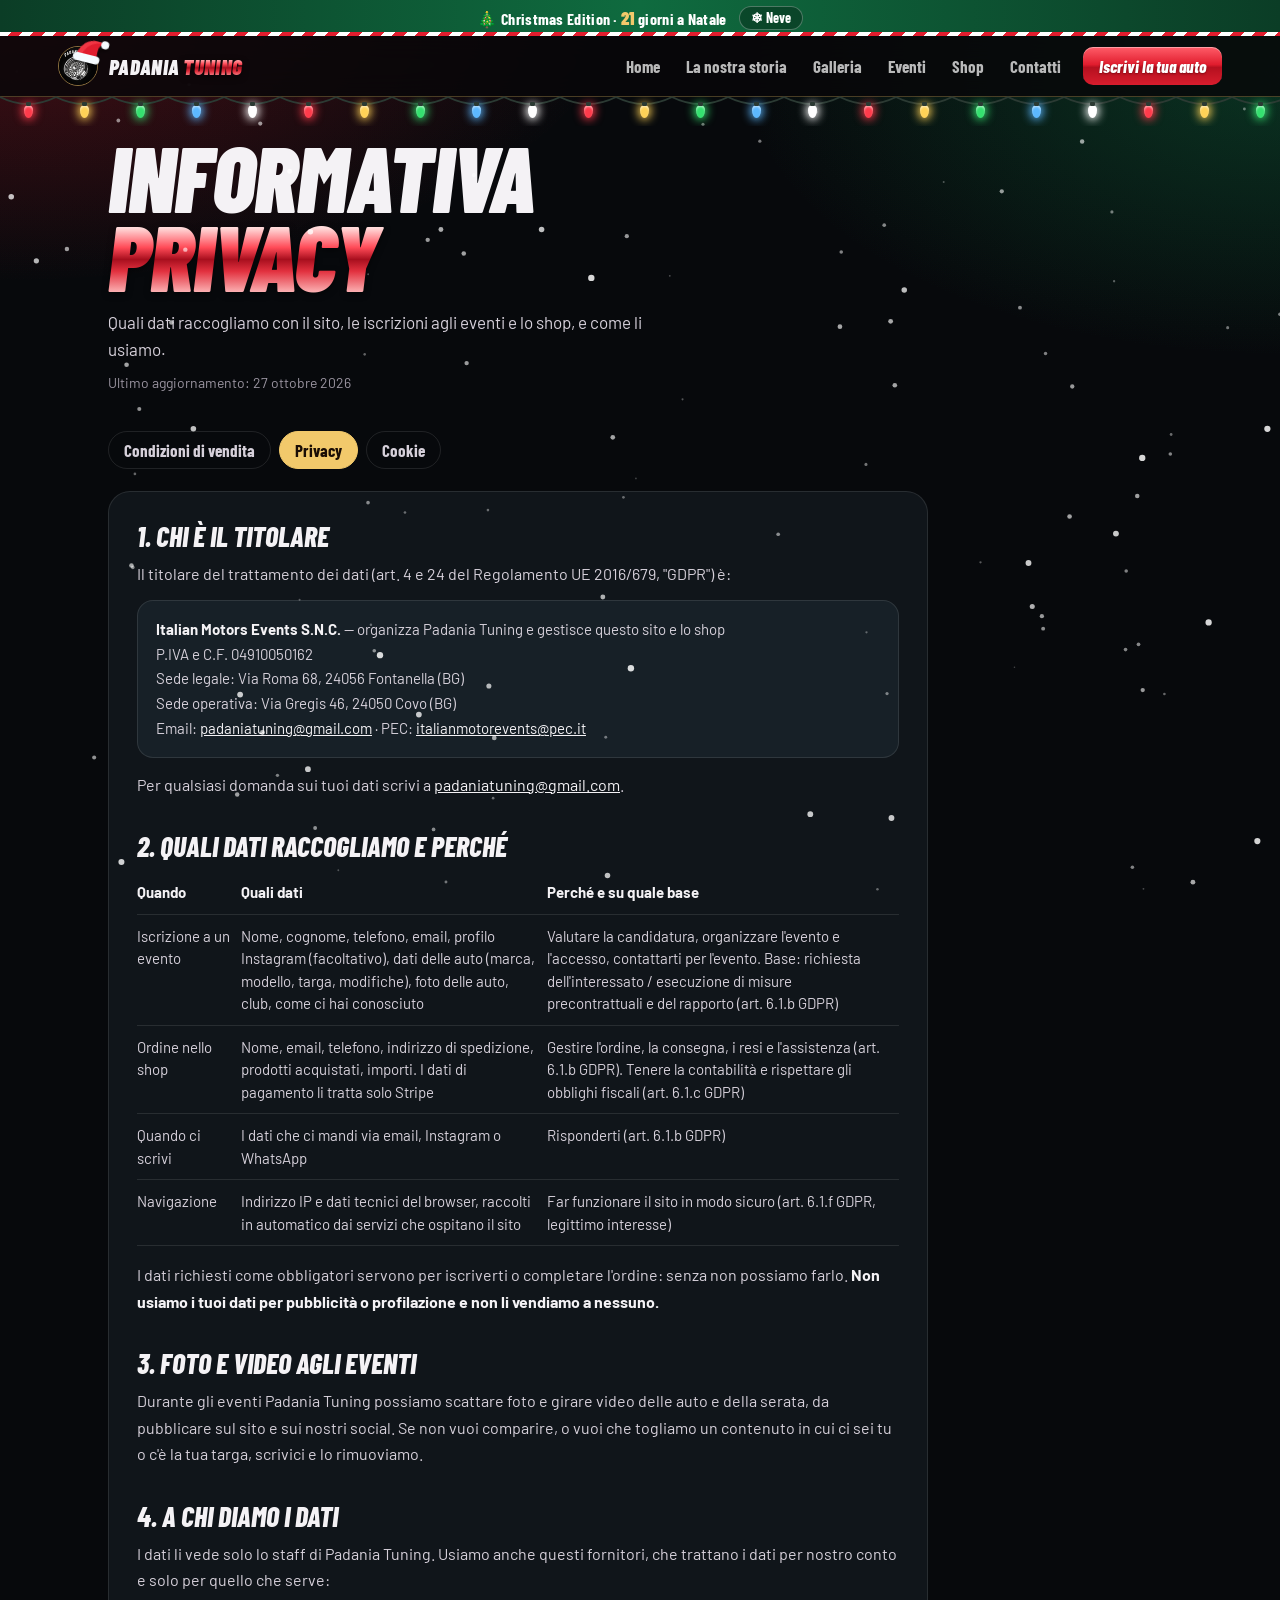
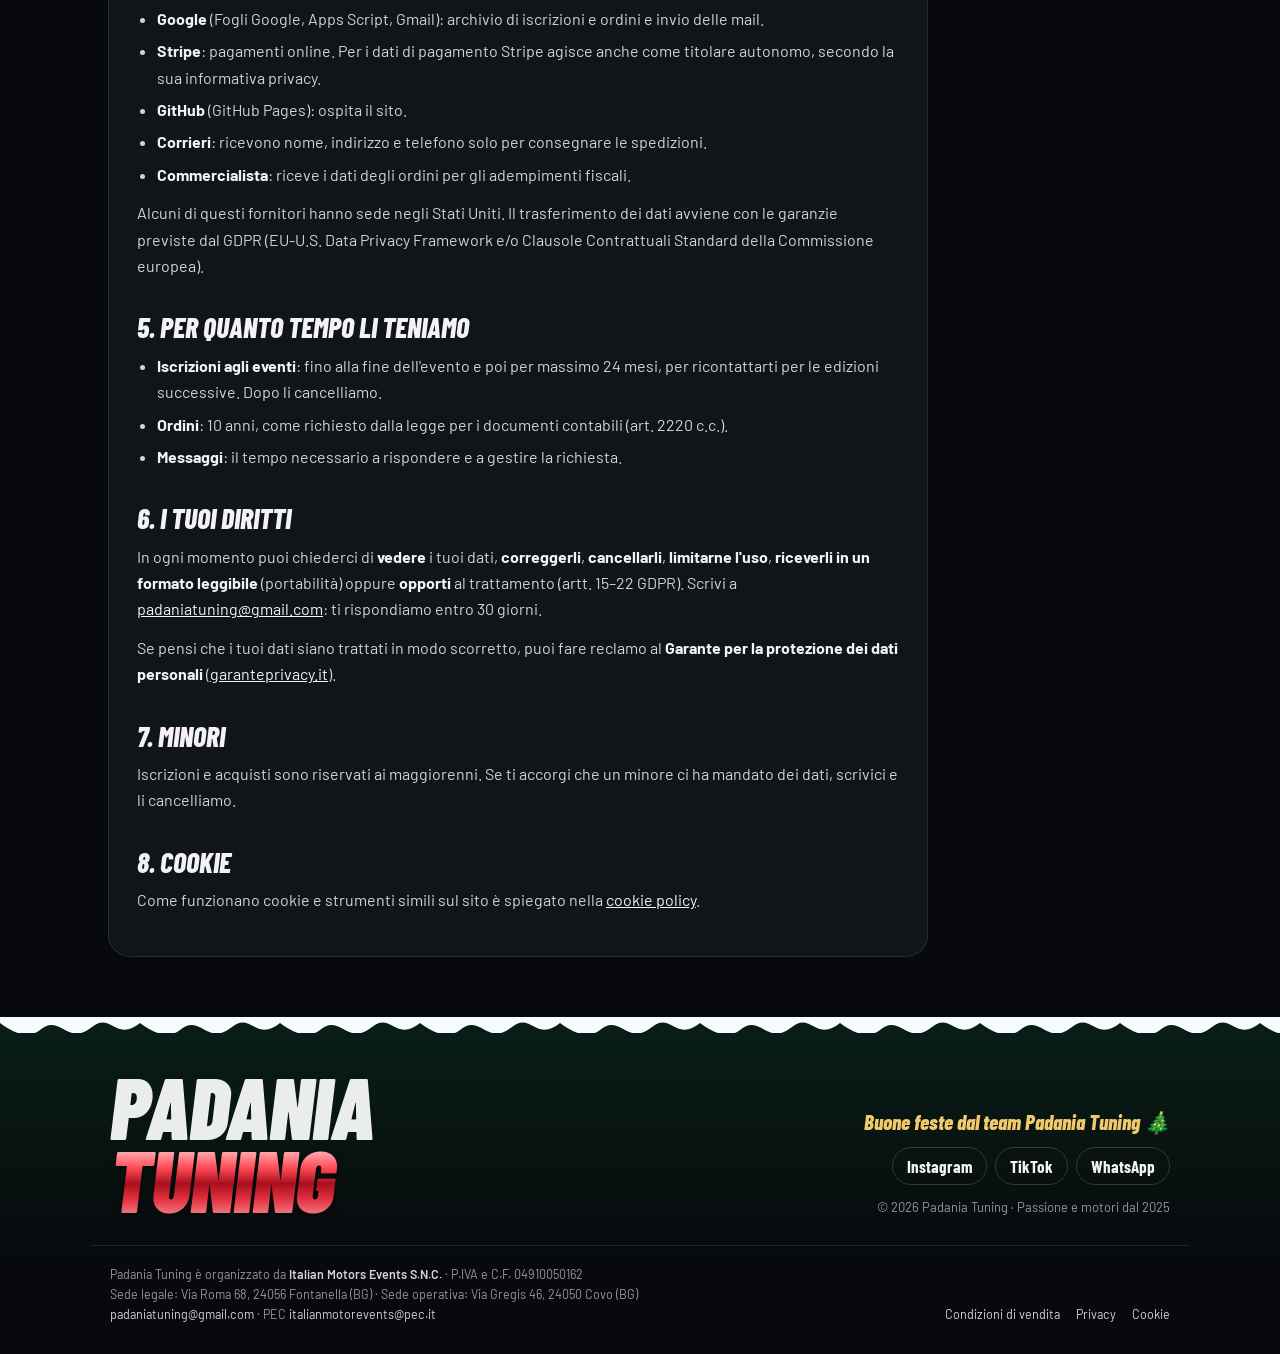
<file: privacy.html>
<!DOCTYPE html>
<html lang="it">
<head>
<meta charset="UTF-8">
<meta name="viewport" content="width=device-width, initial-scale=1.0">
<title>Privacy — Padania Tuning</title>
<link rel="icon" href="assets/img/logo.jpg">
<link rel="stylesheet" href="assets/css/site.css">
<link rel="stylesheet" href="assets/css/legale.css">
</head>
<body>

<main class="pt-wrap">
    <header class="legal-head">
        <h1 class="pt-display"><span>Informativa</span><em><span>Privacy</span></em></h1>
        <p class="pt-lead">Quali dati raccogliamo con il sito, le iscrizioni agli eventi e lo shop, e come li usiamo.</p>
        <p class="legal-updated">Ultimo aggiornamento: 27 ottobre 2026</p>
    </header>

    <nav class="legal-tabs" aria-label="Pagine legali"><a href="condizioni-vendita.html">Condizioni di vendita</a><a href="privacy.html" class="on">Privacy</a><a href="cookie.html">Cookie</a></nav>

    <article class="pt-card legal">
<h2>1. Chi è il titolare</h2>
<p>Il titolare del trattamento dei dati (art. 4 e 24 del Regolamento UE 2016/679, "GDPR") è:</p>
<div class="legal-box">
<b>Italian Motors Events S.N.C.</b> — organizza Padania Tuning e gestisce questo sito e lo shop<br>
P.IVA e C.F. 04910050162<br>
Sede legale: Via Roma 68, 24056 Fontanella (BG)<br>
Sede operativa: Via Gregis 46, 24050 Covo (BG)<br>
Email: <a href="mailto:padaniatuning@gmail.com">padaniatuning@gmail.com</a> · PEC: <a href="mailto:italianmotorevents@pec.it">italianmotorevents@pec.it</a>
</div>
<p>Per qualsiasi domanda sui tuoi dati scrivi a <a href="mailto:padaniatuning@gmail.com">padaniatuning@gmail.com</a>.</p>

<h2>2. Quali dati raccogliamo e perché</h2>
<table>
<thead><tr><th>Quando</th><th>Quali dati</th><th>Perché e su quale base</th></tr></thead>
<tbody>
<tr><td>Iscrizione a un evento</td><td>Nome, cognome, telefono, email, profilo Instagram (facoltativo), dati delle auto (marca, modello, targa, modifiche), foto delle auto, club, come ci hai conosciuto</td><td>Valutare la candidatura, organizzare l'evento e l'accesso, contattarti per l'evento. Base: richiesta dell'interessato / esecuzione di misure precontrattuali e del rapporto (art. 6.1.b GDPR)</td></tr>
<tr><td>Ordine nello shop</td><td>Nome, email, telefono, indirizzo di spedizione, prodotti acquistati, importi. I dati di pagamento li tratta solo Stripe</td><td>Gestire l'ordine, la consegna, i resi e l'assistenza (art. 6.1.b GDPR). Tenere la contabilità e rispettare gli obblighi fiscali (art. 6.1.c GDPR)</td></tr>
<tr><td>Quando ci scrivi</td><td>I dati che ci mandi via email, Instagram o WhatsApp</td><td>Risponderti (art. 6.1.b GDPR)</td></tr>
<tr><td>Navigazione</td><td>Indirizzo IP e dati tecnici del browser, raccolti in automatico dai servizi che ospitano il sito</td><td>Far funzionare il sito in modo sicuro (art. 6.1.f GDPR, legittimo interesse)</td></tr>
</tbody>
</table>
<p>I dati richiesti come obbligatori servono per iscriverti o completare l'ordine: senza non possiamo farlo. <b>Non usiamo i tuoi dati per pubblicità o profilazione e non li vendiamo a nessuno.</b></p>

<h2>3. Foto e video agli eventi</h2>
<p>Durante gli eventi Padania Tuning possiamo scattare foto e girare video delle auto e della serata, da pubblicare sul sito e sui nostri social. Se non vuoi comparire, o vuoi che togliamo un contenuto in cui ci sei tu o c'è la tua targa, scrivici e lo rimuoviamo.</p>

<h2>4. A chi diamo i dati</h2>
<p>I dati li vede solo lo staff di Padania Tuning. Usiamo anche questi fornitori, che trattano i dati per nostro conto e solo per quello che serve:</p>
<ul>
<li><b>Google</b> (Fogli Google, Apps Script, Gmail): archivio di iscrizioni e ordini e invio delle mail.</li>
<li><b>Stripe</b>: pagamenti online. Per i dati di pagamento Stripe agisce anche come titolare autonomo, secondo la sua informativa privacy.</li>
<li><b>GitHub</b> (GitHub Pages): ospita il sito.</li>
<li><b>Corrieri</b>: ricevono nome, indirizzo e telefono solo per consegnare le spedizioni.</li>
<li><b>Commercialista</b>: riceve i dati degli ordini per gli adempimenti fiscali.</li>
</ul>
<p>Alcuni di questi fornitori hanno sede negli Stati Uniti. Il trasferimento dei dati avviene con le garanzie previste dal GDPR (EU-U.S. Data Privacy Framework e/o Clausole Contrattuali Standard della Commissione europea).</p>

<h2>5. Per quanto tempo li teniamo</h2>
<ul>
<li><b>Iscrizioni agli eventi</b>: fino alla fine dell'evento e poi per massimo 24 mesi, per ricontattarti per le edizioni successive. Dopo li cancelliamo.</li>
<li><b>Ordini</b>: 10 anni, come richiesto dalla legge per i documenti contabili (art. 2220 c.c.).</li>
<li><b>Messaggi</b>: il tempo necessario a rispondere e a gestire la richiesta.</li>
</ul>

<h2>6. I tuoi diritti</h2>
<p>In ogni momento puoi chiederci di <b>vedere</b> i tuoi dati, <b>correggerli</b>, <b>cancellarli</b>, <b>limitarne l'uso</b>, <b>riceverli in un formato leggibile</b> (portabilità) oppure <b>opporti</b> al trattamento (artt. 15–22 GDPR). Scrivi a <a href="mailto:padaniatuning@gmail.com">padaniatuning@gmail.com</a>: ti rispondiamo entro 30 giorni.</p>
<p>Se pensi che i tuoi dati siano trattati in modo scorretto, puoi fare reclamo al <b>Garante per la protezione dei dati personali</b> (<a href="https://www.garanteprivacy.it" target="_blank" rel="noopener">garanteprivacy.it</a>).</p>

<h2>7. Minori</h2>
<p>Iscrizioni e acquisti sono riservati ai maggiorenni. Se ti accorgi che un minore ci ha mandato dei dati, scrivici e li cancelliamo.</p>

<h2>8. Cookie</h2>
<p>Come funzionano cookie e strumenti simili sul sito è spiegato nella <a href="cookie.html">cookie policy</a>.</p>
    </article>
</main>

<script src="assets/js/site.js"></script>
</body>
</html>
</file>
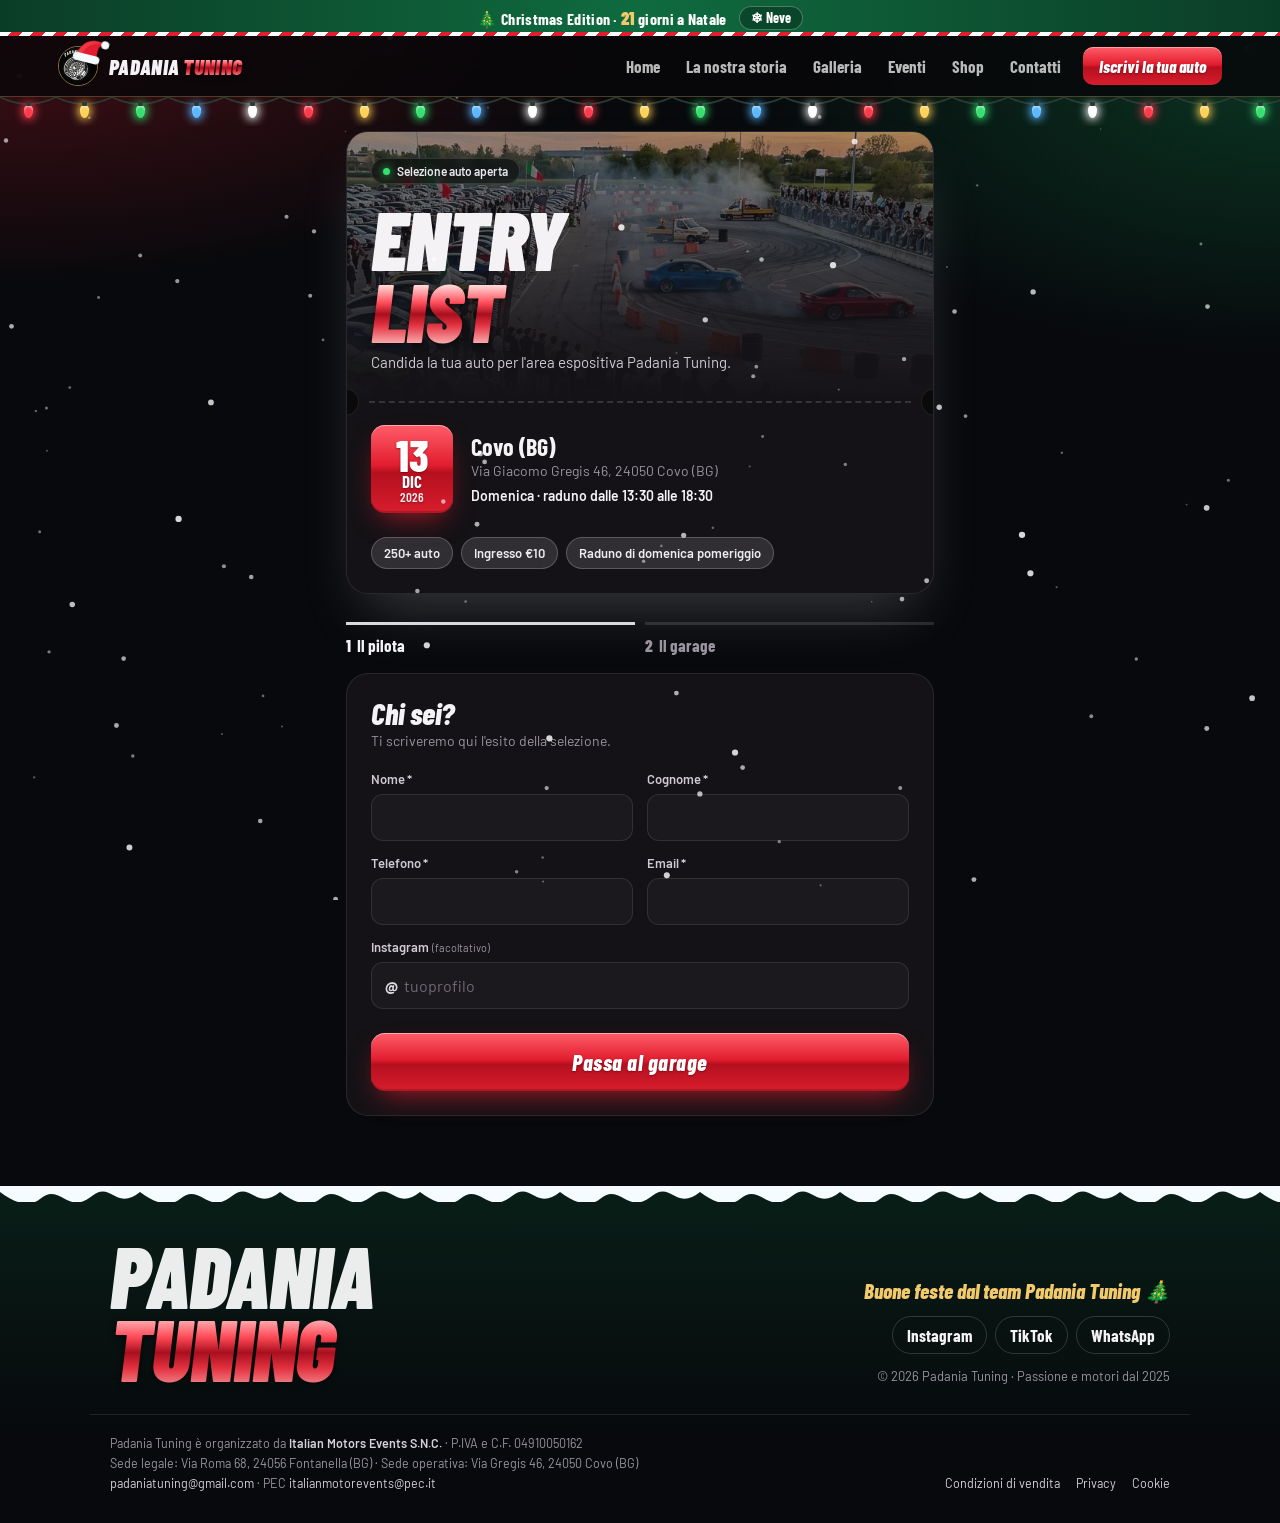
<file: qi.html>
<!DOCTYPE html>
<html lang="it">
<head>
<meta charset="UTF-8">
<meta name="viewport" content="width=device-width, initial-scale=1.0">
<title>Iscrizione evento — Padania Tuning</title>
<link rel="icon" href="assets/img/logo.jpg">
<link rel="stylesheet" href="assets/css/site.css">
<link rel="preconnect" href="https://fonts.googleapis.com">
<link rel="preconnect" href="https://fonts.gstatic.com" crossorigin>
<link href="https://fonts.googleapis.com/css2?family=Barlow+Condensed:ital,wght@0,600;0,700;0,800;1,800;1,900&family=Barlow:wght@400;500;600;700&display=swap" rel="stylesheet">
<style>
/* =========================================================
   FORM ISCRIZIONE — stile "pass d'ingresso"
   ========================================================= */
.qi {
  --pink: #d9d9de;
  --pink-soft: rgba(220, 220, 228, 0.14);
  --panel: #141216;
  --panel-2: #1b181e;
  --line: rgba(255, 255, 255, 0.09);
  --text: #f4f2f5;
  --muted: #9a94a0;
  --error: #ff5a5a;
  --plate: #f5f5f2;
  --eu: #003399;
  --cond: 'Barlow Condensed', 'Arial Narrow', sans-serif;
  --body: 'Barlow', Arial, sans-serif;

  max-width: 620px;
  margin: 0 auto;
  padding: 34px 16px 10px;
  font-family: var(--body);
  color: var(--text);
}
.qi *, .qi *::before, .qi *::after { box-sizing: border-box; }

/* ---------- PASS D'INGRESSO ---------- */
.pass {
  position: relative;
  border-radius: 22px;
  overflow: hidden;
  background: var(--panel);
  border: 1px solid var(--line);
  box-shadow: 0 30px 60px -20px rgba(220, 220, 228, 0.25);
}

.pass-top {
  position: relative;
  padding: 26px 24px 30px;
  background:
    linear-gradient(180deg, rgba(10, 8, 12, 0.35) 0%, rgba(20, 18, 22, 0.92) 78%, var(--panel) 100%),
    url('assets/img/form-bg.jpg') center 35% / cover no-repeat;
}

.pass-live {
  display: inline-flex;
  align-items: center;
  gap: 7px;
  font-size: 12px;
  font-weight: 600;
  color: #e9e6ea;
  background: rgba(0, 0, 0, 0.5);
  border: 1px solid rgba(255, 255, 255, 0.12);
  padding: 5px 11px;
  border-radius: 100px;
  backdrop-filter: blur(6px);
}
.pass-live i {
  width: 7px; height: 7px; border-radius: 50%;
  background: #35e06f; box-shadow: 0 0 8px #35e06f;
  animation: blink 2s ease-in-out infinite;
}
@keyframes blink { 50% { opacity: 0.35; } }

.pass-title {
  font-family: var(--cond);
  font-style: italic;
  font-weight: 900;
  font-size: clamp(54px, 15vw, 84px);
  line-height: 0.86;
  letter-spacing: -1px;
  text-transform: uppercase;
  margin: 18px 0 6px;
}
.pass-title span { display: block; }
.pass-title .stroke { color: transparent; -webkit-text-stroke: 1.5px var(--pink); }

.pass-sub { margin: 0; color: #cfc9d3; font-size: 15px; }

/* striscia perforata */
.pass-tear {
  position: relative;
  height: 0;
  border-top: 2px dashed rgba(255, 255, 255, 0.14);
  margin: 0 22px;
}
.pass-tear::before, .pass-tear::after {
  content: '';
  position: absolute;
  top: -15px;
  width: 28px; height: 28px;
  border-radius: 50%;
  background: #0a0a0a;
  border: 1px solid var(--line);
}
.pass-tear::before { left: -38px; }
.pass-tear::after { right: -38px; }

.pass-info {
  display: grid;
  grid-template-columns: auto 1fr;
  gap: 18px;
  align-items: center;
  padding: 22px 24px 24px;
}
.pass-date {
  text-align: center;
  font-family: var(--cond);
  line-height: 0.9;
  padding: 10px 14px 9px;
  border-radius: 14px;
  background: var(--pink);
  color: #0a0a0a;
  min-width: 82px;
}
.pass-date b { display: block; font-size: 44px; font-weight: 800; }
.pass-date small { display: block; font-size: 17px; font-weight: 700; text-transform: uppercase; }
.pass-date em { display: block; font-style: normal; font-size: 13px; font-weight: 600; opacity: 0.75; margin-top: 3px; }

.pass-where b { display: block; font-family: var(--cond); font-size: 24px; font-weight: 700; line-height: 1.05; }
.pass-where span { display: block; color: var(--muted); font-size: 14px; margin-top: 3px; }
.pass-where .times { color: var(--text); font-weight: 600; margin-top: 8px; }

.pass-perks {
  display: flex;
  flex-wrap: wrap;
  gap: 8px;
  padding: 0 24px 24px;
  margin: 0;
  list-style: none;
}
.pass-perks li {
  font-size: 13px;
  font-weight: 600;
  padding: 7px 12px;
  border-radius: 100px;
  background: var(--pink-soft);
  color: #ececf0;
  border: 1px solid rgba(220, 220, 228, 0.25);
}

/* ---------- AVANZAMENTO ---------- */
.steps {
  display: grid;
  grid-template-columns: 1fr 1fr;
  gap: 10px;
  margin: 28px 0 18px;
  padding: 0;
  list-style: none;
}
.steps li {
  font-family: var(--cond);
  font-size: 17px;
  font-weight: 700;
  color: var(--muted);
  padding-top: 10px;
  border-top: 3px solid rgba(255, 255, 255, 0.12);
  transition: color 0.3s, border-color 0.3s;
}
.steps li b { font-weight: 800; margin-right: 6px; }
.steps li.on { color: var(--text); border-color: var(--pink); }
.steps li.done { color: #d9d4dc; border-color: rgba(220, 220, 228, 0.5); }

/* ---------- PANNELLO ---------- */
.panel {
  background: var(--panel);
  border: 1px solid var(--line);
  border-radius: 22px;
  padding: 24px;
}
.panel h2 {
  font-family: var(--cond);
  font-size: 30px;
  font-weight: 800;
  font-style: italic;
  margin: 0 0 4px;
  line-height: 1;
}
.panel-intro { color: var(--muted); font-size: 14px; margin: 0 0 22px; }

.form-step { display: none; }
.form-step.active { display: block; animation: stepIn 0.35s ease-out; }
@keyframes stepIn { from { opacity: 0; transform: translateX(14px); } to { opacity: 1; transform: none; } }

.grid-2 { display: grid; grid-template-columns: 1fr 1fr; gap: 14px; }
.full { grid-column: 1 / -1; }

/* ---------- CAMPI ---------- */
.fld { display: block; }
.fld > span {
  display: block;
  font-size: 13px;
  font-weight: 600;
  color: #cfc9d3;
  margin-bottom: 7px;
}
.fld > span em { font-style: normal; color: var(--pink); margin-left: 2px; }
.fld > span small { font-weight: 400; color: var(--muted); }

.qi input[type="text"],
.qi input[type="tel"],
.qi input[type="email"],
.qi textarea,
.qi select {
  width: 100%;
  margin: 0;
  font-family: var(--body);
  font-size: 16px;
  color: var(--text);
  background: var(--panel-2);
  border: 1px solid rgba(255, 255, 255, 0.1);
  border-radius: 12px;
  padding: 13px 14px;
  transition: border-color 0.2s, box-shadow 0.2s, background 0.2s;
  -webkit-appearance: none;
  appearance: none;
}
.qi input::placeholder, .qi textarea::placeholder { color: #6f6975; }
.qi input:focus, .qi textarea:focus, .qi select:focus {
  outline: none;
  border-color: var(--pink);
  background: #201c23;
  box-shadow: 0 0 0 4px rgba(220, 220, 228, 0.15);
}
.qi textarea { resize: vertical; min-height: 96px; line-height: 1.45; }
.qi select {
  background-image: url("data:image/svg+xml,%3Csvg xmlns='http://www.w3.org/2000/svg' width='14' height='14' viewBox='0 0 24 24' fill='none' stroke='%23d9d9de' stroke-width='3' stroke-linecap='round' stroke-linejoin='round'%3E%3Cpolyline points='6 9 12 15 18 9'/%3E%3C/svg%3E");
  background-repeat: no-repeat;
  background-position: right 14px center;
  padding-right: 40px;
}
.qi select option { background: #1b181e; }

.qi .field-invalid,
.qi .field-invalid:focus { border-color: var(--error) !important; box-shadow: 0 0 0 4px rgba(255, 90, 90, 0.14) !important; }

.ig-wrap { position: relative; }
.ig-wrap::before {
  content: '@';
  position: absolute;
  left: 14px; top: 50%;
  transform: translateY(-50%);
  color: var(--pink);
  font-weight: 700;
}
.ig-wrap input { padding-left: 32px !important; }

/* ---------- NUMERO VEICOLI ---------- */
.count {
  display: grid;
  grid-template-columns: repeat(6, 1fr);
  gap: 8px;
  margin-bottom: 6px;
}
.count input { position: absolute; opacity: 0; pointer-events: none; }
.count label {
  display: flex;
  align-items: center;
  justify-content: center;
  height: 50px;
  border-radius: 12px;
  background: var(--panel-2);
  border: 1px solid rgba(255, 255, 255, 0.1);
  font-family: var(--cond);
  font-size: 24px;
  font-weight: 800;
  color: var(--muted);
  cursor: pointer;
  transition: all 0.2s;
}
.count label:hover { color: var(--text); border-color: rgba(255, 255, 255, 0.25); }
.count input:checked + label { background: var(--pink); border-color: var(--pink); color: #0a0a0a; }
.count input:focus-visible + label { box-shadow: 0 0 0 4px rgba(220, 220, 228, 0.3); }

/* ---------- SCHEDA VEICOLO ---------- */
.car {
  margin-top: 16px;
  padding: 18px;
  border-radius: 18px;
  background: linear-gradient(160deg, #1d1a20 0%, #151317 100%);
  border: 1px solid var(--line);
}
.car-head {
  display: flex;
  align-items: baseline;
  justify-content: space-between;
  margin-bottom: 14px;
}
.car-head b { font-family: var(--cond); font-size: 22px; font-weight: 800; font-style: italic; }
.car-head span { font-size: 12px; color: var(--muted); }

.car-row { display: grid; grid-template-columns: 1fr 1fr; gap: 12px; }

/* Targa italiana */
.plate {
  display: flex;
  align-items: stretch;
  height: 58px;
  margin-top: 14px;
  border-radius: 9px;
  overflow: hidden;
  background: var(--plate);
  border: 2px solid #222;
  box-shadow: inset 0 0 0 2px #fff, 0 6px 16px rgba(0, 0, 0, 0.4);
}
.plate-eu, .plate-side {
  flex: 0 0 38px;
  background: var(--eu);
  color: #fff;
  display: flex;
  flex-direction: column;
  align-items: center;
  justify-content: flex-end;
  padding-bottom: 6px;
  font-family: var(--cond);
  font-weight: 700;
  font-size: 18px;
  line-height: 1;
}
.plate-eu::before {
  content: '';
  width: 18px; height: 18px;
  margin-bottom: 6px;
  border-radius: 50%;
  background:
    radial-gradient(circle, transparent 54%, #ffcc00 56%, #ffcc00 70%, transparent 72%);
  opacity: 0.95;
}
.plate-side { justify-content: center; padding: 0; font-size: 11px; }
.plate input[type="text"] {
  flex: 1;
  min-width: 0;
  height: 100%;
  border: 0 !important;
  border-radius: 0 !important;
  background: transparent !important;
  box-shadow: none !important;
  text-align: center;
  font-family: var(--cond);
  font-size: 30px;
  font-weight: 700;
  letter-spacing: 3px;
  text-transform: uppercase;
  color: #111 !important;
  padding: 0 6px !important;
}
.plate input::placeholder { color: #b9b9b5; letter-spacing: 3px; }
.plate:focus-within { box-shadow: inset 0 0 0 2px #fff, 0 0 0 4px rgba(220, 220, 228, 0.45); }
.plate.field-invalid { border-color: var(--error) !important; box-shadow: inset 0 0 0 2px #fff, 0 0 0 4px rgba(255, 90, 90, 0.3) !important; }
.plate-hint { display: block; text-align: center; font-size: 12px; color: var(--muted); margin-top: 7px; }

/* Foto */
.photo {
  position: relative;
  display: flex;
  align-items: center;
  gap: 14px;
  margin-top: 14px;
  padding: 12px;
  border-radius: 14px;
  border: 1.5px dashed rgba(255, 255, 255, 0.18);
  cursor: pointer;
  transition: border-color 0.2s, background 0.2s;
}
.photo:hover, .photo:focus-within { border-color: var(--pink); background: rgba(220, 220, 228, 0.05); }
.photo input { position: absolute; inset: 0; opacity: 0; cursor: pointer; width: 100%; }
.photo-thumb {
  flex: 0 0 64px;
  height: 64px;
  border-radius: 10px;
  background: var(--panel-2) center / cover no-repeat;
  display: flex;
  align-items: center;
  justify-content: center;
  font-size: 24px;
}
.photo.has-file .photo-thumb { font-size: 0; }
.photo-text b { display: block; font-size: 15px; font-weight: 600; }
.photo-text span { display: block; font-size: 13px; color: var(--muted); margin-top: 2px; word-break: break-all; }
.photo.has-file { border-style: solid; border-color: rgba(220, 220, 228, 0.5); }
.photo.has-file .photo-text span { color: var(--pink); }
.photo.field-invalid { border-color: var(--error); }

/* ---------- ALTRI CAMPI ---------- */
.extra { display: grid; gap: 16px; margin-top: 24px; }

.privacy {
  display: flex;
  gap: 12px;
  align-items: flex-start;
  margin-top: 22px;
  padding: 14px;
  border-radius: 14px;
  background: var(--panel-2);
  border: 1px solid transparent;
  font-size: 14px;
  color: #cfc9d3;
  line-height: 1.45;
  cursor: pointer;
}
.privacy input { width: 20px; height: 20px; margin: 1px 0 0; accent-color: var(--pink); flex-shrink: 0; }
.privacy.field-invalid { border-color: var(--error); }

/* ---------- BOTTONI ---------- */
.actions { display: flex; flex-direction: column; align-items: center; gap: 6px; margin-top: 24px; }

.btn-main {
  position: relative;
  overflow: hidden;
  width: 100%;
  height: 58px;
  border: 0;
  border-radius: 14px;
  background: var(--pink);
  color: #0a0a0a;
  font-family: var(--cond);
  font-size: 22px;
  font-weight: 800;
  font-style: italic;
  letter-spacing: 0.5px;
  cursor: pointer;
  box-shadow: 0 12px 30px -8px rgba(220, 220, 228, 0.6);
  transition: transform 0.12s, filter 0.2s;
}
.btn-main:hover { filter: brightness(1.06); }
.btn-main:active { transform: scale(0.98); }
.btn-main:focus-visible { outline: 3px solid #fff; outline-offset: 3px; }
.btn-main::after {
  content: '';
  position: absolute;
  top: -50%; left: -60%;
  width: 18%; height: 200%;
  background: rgba(255, 255, 255, 0.35);
  transform: rotate(25deg);
  animation: shine 4.5s ease-in-out infinite;
}
@keyframes shine { 0% { left: -60%; } 22%, 100% { left: 130%; } }
.btn-main[disabled] { opacity: 0.65; cursor: wait; }
.btn-main[disabled]::after { display: none; }

.btn-back {
  background: none;
  border: 0;
  color: var(--muted);
  font-family: var(--body);
  font-size: 14px;
  font-weight: 600;
  padding: 10px;
  cursor: pointer;
}
.btn-back:hover { color: var(--text); }

.form-msg {
  display: none;
  margin-top: 16px;
  padding: 12px 14px;
  border-radius: 12px;
  font-size: 14px;
  line-height: 1.45;
  background: rgba(255, 90, 90, 0.1);
  border: 1px solid rgba(255, 90, 90, 0.35);
  color: #ffc2c2;
}
.form-msg.show { display: block; }

.closed {
  text-align: center;
  padding: 26px 8px;
  font-size: 16px;
  line-height: 1.5;
}
.closed b { display: block; font-family: var(--cond); font-size: 30px; font-style: italic; margin-bottom: 6px; }

.hp-field { position: absolute; left: -9999px; width: 1px; height: 1px; overflow: hidden; }

@media (max-width: 520px) {
  .qi { padding-top: 18px; }
  .pass-top { padding: 22px 18px 26px; }
  .pass-info { padding: 20px 18px 22px; gap: 14px; }
  .pass-perks { padding: 0 18px 20px; }
  .pass-tear { margin: 0 16px; }
  .pass-tear::before { left: -32px; } .pass-tear::after { right: -32px; }
  .panel { padding: 20px 16px; border-radius: 18px; }
  .grid-2 { grid-template-columns: 1fr; }
  .car { padding: 16px 14px; }
  .count { gap: 6px; }
  .count label { height: 46px; font-size: 22px; }
}

@media (prefers-reduced-motion: reduce) {
  .qi *, .qi *::before, .qi *::after { animation: none !important; transition: none !important; }
}
</style>
</head>
<body>

<div class="qi">

  <!-- PASS D'INGRESSO -->
  <section class="pass" aria-label="Dettagli evento">
    <div class="pass-top">
      <span class="pass-live"><i></i> Selezione auto aperta</span>
      <h1 class="pass-title"><span>Entry</span><span class="stroke">List</span></h1>
      <p class="pass-sub">Candida la tua auto per l'area espositiva Padania Tuning.</p>
    </div>
    <div class="pass-tear"></div>
    <div class="pass-info">
      <div class="pass-date" id="passDate"></div>
      <div class="pass-where" id="passWhere"></div>
    </div>
    <ul class="pass-perks" id="passPerks"></ul>
  </section>

  <ol class="steps" id="steps">
    <li class="on"><b>1</b>Il pilota</li>
    <li><b>2</b>Il garage</li>
  </ol>

  <form id="qiForm" class="panel" novalidate>

    <div class="hp-field" aria-hidden="true">
      <label>Non compilare <input type="text" name="sito_web" tabindex="-1" autocomplete="off"></label>
    </div>

    <!-- STEP 1 -->
    <div id="step-1" class="form-step active">
      <h2>Chi sei?</h2>
      <p class="panel-intro">Ti scriveremo qui l'esito della selezione.</p>

      <div class="grid-2">
        <label class="fld"><span>Nome<em>*</em></span><input type="text" name="nome" required autocomplete="given-name"></label>
        <label class="fld"><span>Cognome<em>*</em></span><input type="text" name="cognome" required autocomplete="family-name"></label>
        <label class="fld"><span>Telefono<em>*</em></span><input type="tel" name="telefono" required autocomplete="tel" inputmode="tel"></label>
        <label class="fld"><span>Email<em>*</em></span><input type="email" name="email" required autocomplete="email" inputmode="email"></label>
        <label class="fld full"><span>Instagram <small>(facoltativo)</small></span><div class="ig-wrap"><input type="text" name="instagram" placeholder="tuoprofilo" autocapitalize="off"></div></label>
      </div>

      <div class="form-msg" id="msg-1" role="alert"></div>

      <div class="actions">
        <button type="button" class="btn-main" onclick="nextStep(2)">Passa al garage</button>
      </div>
    </div>

    <!-- STEP 2 -->
    <div id="step-2" class="form-step">
      <h2>Il tuo garage</h2>
      <p class="panel-intro">Quante auto vuoi candidare?</p>

      <div class="count" role="radiogroup" aria-label="Numero di veicoli">
        <input type="radio" name="numero_veicoli" id="nv1" value="1" checked><label for="nv1">1</label>
        <input type="radio" name="numero_veicoli" id="nv2" value="2"><label for="nv2">2</label>
        <input type="radio" name="numero_veicoli" id="nv3" value="3"><label for="nv3">3</label>
        <input type="radio" name="numero_veicoli" id="nv4" value="4"><label for="nv4">4</label>
        <input type="radio" name="numero_veicoli" id="nv5" value="5"><label for="nv5">5</label>
        <input type="radio" name="numero_veicoli" id="nv6" value="6"><label for="nv6">6</label>
      </div>

      <div id="vehicle-list"></div>

      <div class="extra">
        <label class="fld"><span>Modifiche ed estetica</span><textarea name="modifiche" placeholder="Assetto, cerchi, scarico, wrap…"></textarea></label>
        <label class="fld"><span>Fai parte di un club?</span><input type="text" name="club" placeholder="Nome del club, oppure “indipendente”"></label>
        <label class="fld"><span>Come hai conosciuto Padania Tuning?</span>
          <select name="conoscenza" id="conoscenza">
            <option value="">Scegli un'opzione</option>
            <option>Social</option>
            <option>Passaparola</option>
            <option>Locandina</option>
            <option>Altro</option>
          </select>
        </label>
        <label class="fld" id="altro-conoscenza-box" style="display:none"><span>Dove ci hai conosciuto?</span><input type="text" name="altro_conoscenza"></label>
      </div>

      <label class="privacy">
        <input type="checkbox" name="privacy" required>
        <span>Ho letto l'<a href="privacy.html" target="_blank" rel="noopener" style="color:inherit">informativa privacy</a> e acconsento al trattamento dei miei dati da parte di Italian Motors Events S.N.C. (Padania Tuning) per gestire la candidatura all'evento.</span>
      </label>

      <div class="form-msg" id="msg-2" role="alert"></div>

      <div class="actions">
        <button type="submit" id="submit-btn" class="btn-main">Invia la candidatura</button>
        <button type="button" class="btn-back" onclick="nextStep(1)">← Torna ai tuoi dati</button>
      </div>
    </div>

  </form>
</div>

<script src="assets/js/config.js"></script>
<script src="assets/js/site.js"></script>
<script>
(function () {
  var CFG = window.PT_CONFIG;
  var EV = CFG.EVENTO;
  var form = document.getElementById('qiForm');
  var MAX_VEICOLI = 6;

  // --- Pass d'ingresso (dati da config.js) ---
  var MESI = ['gen', 'feb', 'mar', 'apr', 'mag', 'giu', 'lug', 'ago', 'set', 'ott', 'nov', 'dic'];
  var m = EV.data.match(/(\d{1,2})\s+(\w+)\s+(\d{4})/);
  var giorno = EV.data.split(' ')[0];
  document.getElementById('passDate').innerHTML = m
    ? '<b>' + ('0' + m[1]).slice(-2) + '</b><small>' + m[2].slice(0, 3) + '</small><em>' + m[3] + '</em>'
    : '<b>' + EV.data + '</b>';
  document.getElementById('passWhere').innerHTML =
    '<b>' + EV.luogo + '</b>' +
    '<span>' + EV.indirizzo + '</span>' +
    '<span class="times">' + giorno + ' · raduno ' + EV.orarioRaduno + (EV.orarioSerata ? ', serata ' + EV.orarioSerata : '') + '</span>';
  document.getElementById('passPerks').innerHTML = EV.vantaggi.map(function (v) {
    return '<li>' + v + '</li>';
  }).join('');

  // --- Iscrizioni chiuse? ---
  if (new Date() > new Date(CFG.CHIUSURA_ISCRIZIONI)) {
    form.innerHTML = '<div class="closed"><b>Iscrizioni chiuse</b>Seguici su Instagram per i prossimi eventi.</div>';
    document.getElementById('steps').style.display = 'none';
    return;
  }

  // --- Schede veicolo ---
  var list = document.getElementById('vehicle-list');
  var html = '';
  for (var i = 1; i <= MAX_VEICOLI; i++) {
    html +=
      '<div id="v-' + i + '" class="car"' + (i > 1 ? ' style="display:none"' : '') + '>' +
        '<div class="car-head"><b>Veicolo ' + i + '</b>' + (i === 1 ? '<span>foto obbligatoria</span>' : '') + '</div>' +
        '<div class="car-row">' +
          '<label class="fld"><span>Marca<em>*</em></span><input type="text" name="marca_' + i + '" placeholder="es. BMW"></label>' +
          '<label class="fld"><span>Modello<em>*</em></span><input type="text" name="modello_' + i + '" placeholder="es. M3 E46"></label>' +
        '</div>' +
        '<div class="plate"><span class="plate-eu">I</span>' +
          '<input type="text" name="targa_' + i + '" placeholder="AB 123 CD" maxlength="10" autocapitalize="characters" aria-label="Targa veicolo ' + i + '">' +
          '<span class="plate-side"></span></div>' +
        '<span class="plate-hint">Targa<em style="color:var(--pink);font-style:normal">*</em> · serve anche per il tuo QR d\'ingresso</span>' +
        '<label class="photo">' +
          '<span class="photo-thumb">📸</span>' +
          '<span class="photo-text"><b>' + (i === 1 ? 'Carica la foto dell\'auto' : 'Aggiungi una foto') + '</b><span>JPG o PNG, anche dal telefono</span></span>' +
          '<input type="file" name="foto_' + i + '" accept="image/*">' +
        '</label>' +
      '</div>';
  }
  list.innerHTML = html;

  // Anteprima foto
  list.addEventListener('change', function (e) {
    if (e.target.type !== 'file') return;
    var box = e.target.closest('.photo');
    var file = e.target.files[0];
    box.classList.toggle('has-file', !!file);
    box.classList.remove('field-invalid');
    box.querySelector('.photo-text span').textContent = file ? file.name : 'JPG o PNG, anche dal telefono';
    box.querySelector('.photo-text b').textContent = file ? 'Foto caricata' : 'Carica la foto dell\'auto';
    box.querySelector('.photo-thumb').style.backgroundImage = file ? 'url(' + URL.createObjectURL(file) + ')' : '';
  });

  // Targa sempre maiuscola
  list.addEventListener('input', function (e) {
    if (e.target.name && e.target.name.indexOf('targa_') === 0) {
      e.target.value = e.target.value.toUpperCase();
      e.target.closest('.plate').classList.remove('field-invalid');
    }
  });

  function numVeicoli() { return parseInt(form.querySelector('[name="numero_veicoli"]:checked').value, 10); }

  form.querySelectorAll('[name="numero_veicoli"]').forEach(function (r) {
    r.addEventListener('change', function () {
      var val = numVeicoli();
      for (var i = 1; i <= MAX_VEICOLI; i++) {
        document.getElementById('v-' + i).style.display = (i <= val) ? 'block' : 'none';
      }
    });
  });

  document.getElementById('conoscenza').addEventListener('change', function () {
    document.getElementById('altro-conoscenza-box').style.display = (this.value === 'Altro') ? 'block' : 'none';
  });

  // Toglie il rosso appena si corregge un campo
  form.addEventListener('input', function (e) { e.target.classList.remove('field-invalid'); });
  form.addEventListener('change', function (e) {
    if (e.target.name === 'privacy') e.target.parentNode.classList.remove('field-invalid');
  });

  // --- Validazione ---
  function showMsg(step, text) {
    var el = document.getElementById('msg-' + step);
    el.textContent = text || '';
    el.classList.toggle('show', !!text);
  }

  function check(el, ok) {
    el.classList.toggle('field-invalid', !ok);
    return ok;
  }

  function validaStep1() {
    var ok = true;
    ['nome', 'cognome', 'telefono'].forEach(function (n) {
      ok = check(form.elements[n], form.elements[n].value.trim() !== '') && ok;
    });
    var email = form.elements.email;
    ok = check(email, /^[^\s@]+@[^\s@]+\.[^\s@]+$/.test(email.value.trim())) && ok;
    showMsg(1, ok ? '' : 'Mancano dei dati: compila nome, cognome, telefono e un\'email valida.');
    return ok;
  }

  function validaStep2() {
    var ok = true;
    for (var i = 1; i <= numVeicoli(); i++) {
      ok = check(form.elements['marca_' + i], form.elements['marca_' + i].value.trim() !== '') && ok;
      ok = check(form.elements['modello_' + i], form.elements['modello_' + i].value.trim() !== '') && ok;
      var t = form.elements['targa_' + i];
      ok = check(t.closest('.plate'), t.value.trim() !== '') && ok;
    }
    var foto1 = form.elements.foto_1;
    ok = check(foto1.closest('.photo'), foto1.files.length > 0) && ok;
    var privacy = form.elements.privacy;
    ok = check(privacy.parentNode, privacy.checked) && ok;
    showMsg(2, ok ? '' : 'Completa marca, modello e targa di ogni auto, carica la foto del veicolo 1 e accetta il trattamento dei dati.');
    return ok;
  }

  // --- Cambio step ---
  var steps = document.querySelectorAll('#steps li');
  window.nextStep = function (step) {
    if (step === 2 && !validaStep1()) return;
    document.getElementById('step-1').classList.toggle('active', step === 1);
    document.getElementById('step-2').classList.toggle('active', step === 2);
    steps[0].className = step === 2 ? 'done' : 'on';
    steps[1].className = step === 2 ? 'on' : '';
    var top = document.getElementById('steps').getBoundingClientRect().top + window.scrollY - 80;
    window.scrollTo({ top: top, behavior: 'smooth' });
  };

  // --- Riduce la foto prima dell'invio (max 1280px, JPEG) ---
  function comprimiFoto(file) {
    return new Promise(function (resolve, reject) {
      var reader = new FileReader();
      reader.onerror = reject;
      reader.onload = function () {
        var img = new Image();
        img.onerror = function () { reject(new Error('Formato foto non supportato')); };
        img.onload = function () {
          var max = 1280;
          var scale = Math.min(1, max / Math.max(img.width, img.height));
          var canvas = document.createElement('canvas');
          canvas.width = Math.round(img.width * scale);
          canvas.height = Math.round(img.height * scale);
          canvas.getContext('2d').drawImage(img, 0, 0, canvas.width, canvas.height);
          resolve(canvas.toDataURL('image/jpeg', 0.78).split(',')[1]);
        };
        img.src = reader.result;
      };
      reader.readAsDataURL(file);
    });
  }

  // --- Invio ---
  form.addEventListener('submit', function (e) {
    e.preventDefault();
    if (!validaStep2()) return;
    if (form.elements.sito_web.value) return; // spam

    if (!CFG.SCRIPT_URL || CFG.SCRIPT_URL.indexOf('INCOLLA') === 0) {
      showMsg(2, 'Il modulo non è ancora collegato: manca SCRIPT_URL in assets/js/config.js.');
      return;
    }

    var btn = document.getElementById('submit-btn');
    btn.disabled = true;
    showMsg(2, '');

    // Messaggi di avanzamento: l'invio può richiedere 10-20 secondi
    var fasi = ['Preparo le foto…', 'Invio la candidatura…', 'Salvo i dati del garage…', 'Quasi fatto, non chiudere la pagina…'];
    var fase = 0;
    btn.textContent = fasi[0];
    var timerFasi = setInterval(function () {
      fase = Math.min(fase + 1, fasi.length - 1);
      btn.textContent = fasi[fase];
    }, 4000);

    var n = numVeicoli();
    var dati = {
      nome: form.elements.nome.value.trim(),
      cognome: form.elements.cognome.value.trim(),
      telefono: form.elements.telefono.value.trim(),
      email: form.elements.email.value.trim(),
      instagram: form.elements.instagram.value.trim().replace(/^@/, ''),
      numero_veicoli: n,
      veicoli: [],
      modifiche: form.elements.modifiche.value.trim(),
      club: form.elements.club.value.trim(),
      conoscenza: form.elements.conoscenza.value,
      altro_conoscenza: form.elements.altro_conoscenza.value.trim(),
      evento: EV.nome + ' — ' + EV.data
    };

    var promesse = [];
    for (var i = 1; i <= n; i++) {
      (function (i) {
        var v = {
          marca: form.elements['marca_' + i].value.trim(),
          modello: form.elements['modello_' + i].value.trim(),
          targa: form.elements['targa_' + i].value.trim().toUpperCase(),
          foto: null
        };
        dati.veicoli.push(v);
        var file = form.elements['foto_' + i].files[0];
        if (file) promesse.push(comprimiFoto(file).then(function (b64) { v.foto = b64; }));
      })(i);
    }

    Promise.all(promesse)
      .then(function () {
        return fetch(CFG.SCRIPT_URL, {
          method: 'POST',
          headers: { 'Content-Type': 'text/plain;charset=utf-8' },
          body: JSON.stringify(dati)
        });
      })
      .then(function (r) { return r.json(); })
      .then(function (res) {
        if (!res || !res.ok) throw new Error(res && res.error ? res.error : 'Errore sconosciuto');
        clearInterval(timerFasi);
        location.href = 'conferma.html';
      })
      .catch(function (err) {
        clearInterval(timerFasi);
        console.error(err);
        btn.disabled = false;
        btn.textContent = 'Invia la candidatura';
        showMsg(2, 'La candidatura non è partita. Controlla la connessione e riprova; se non funziona ancora scrivici su Instagram.');
      });
  });
})();
</script>
</body>
</html>
</file>
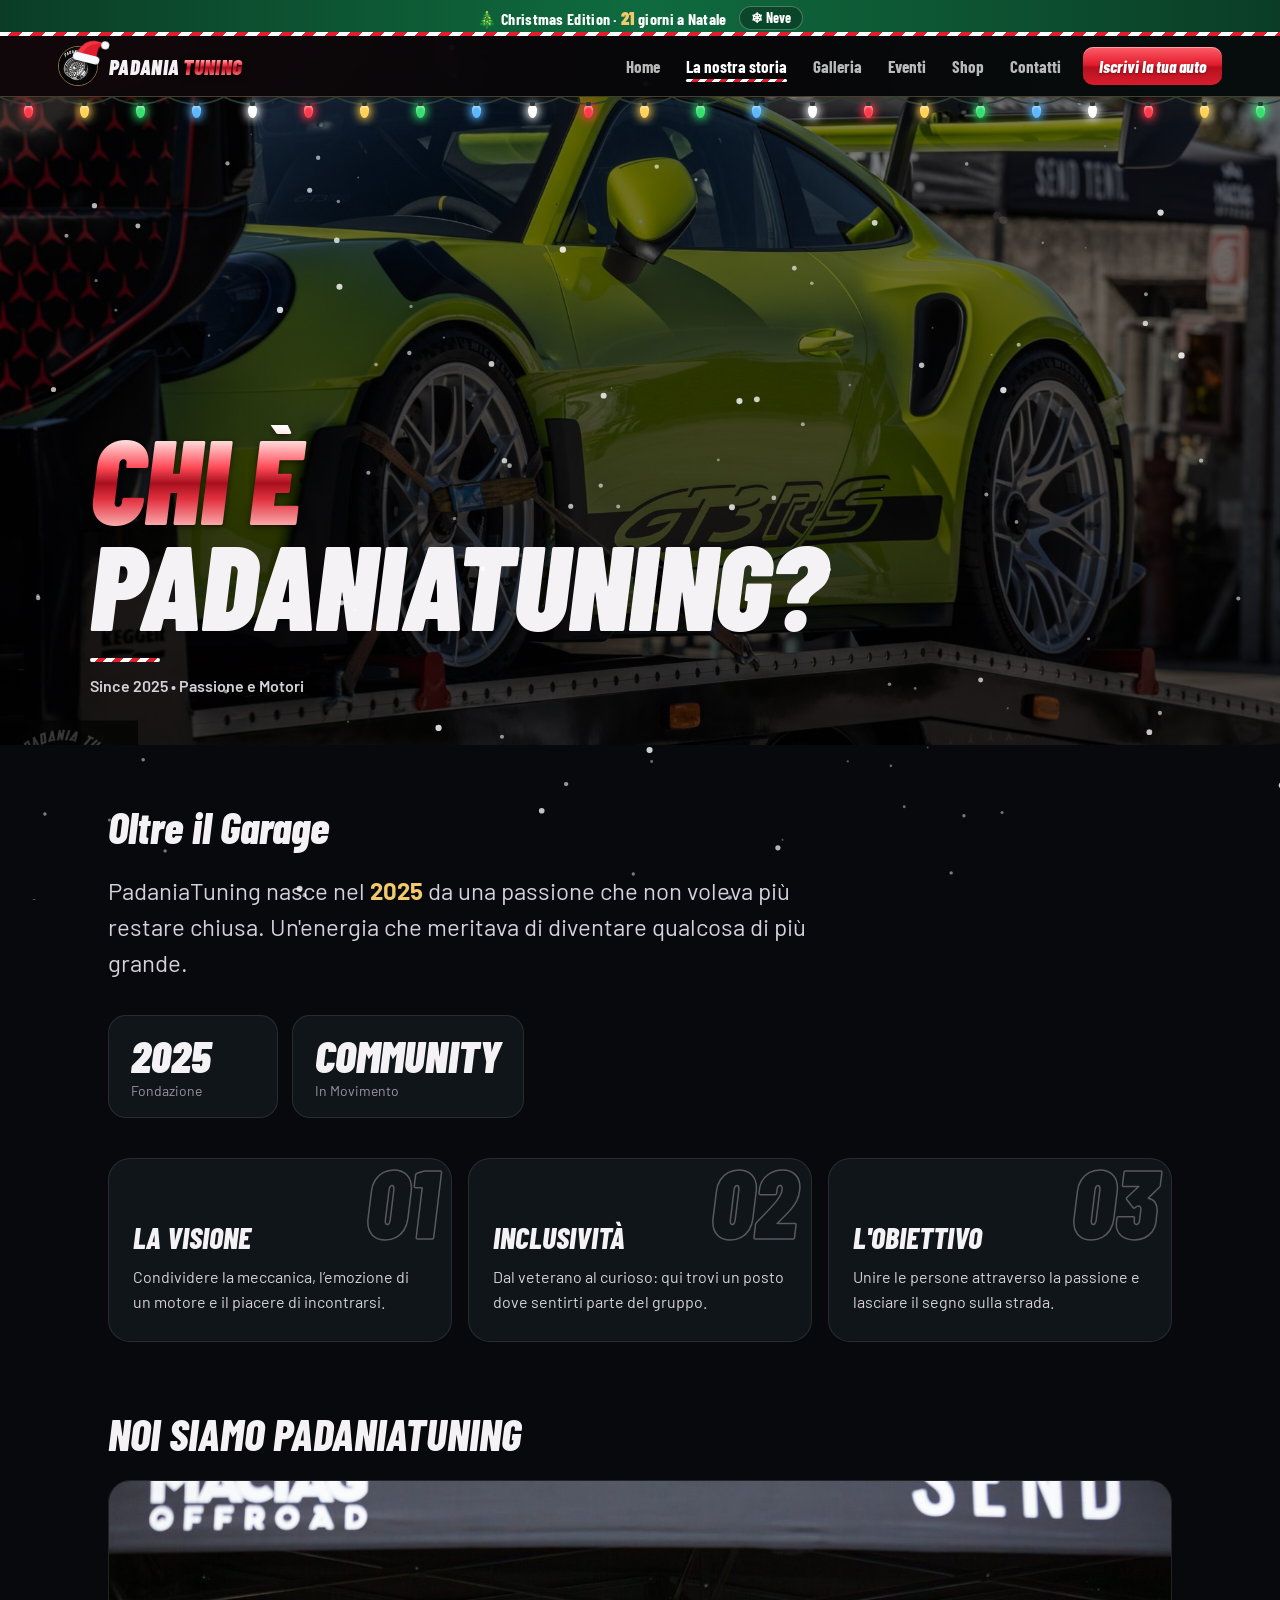
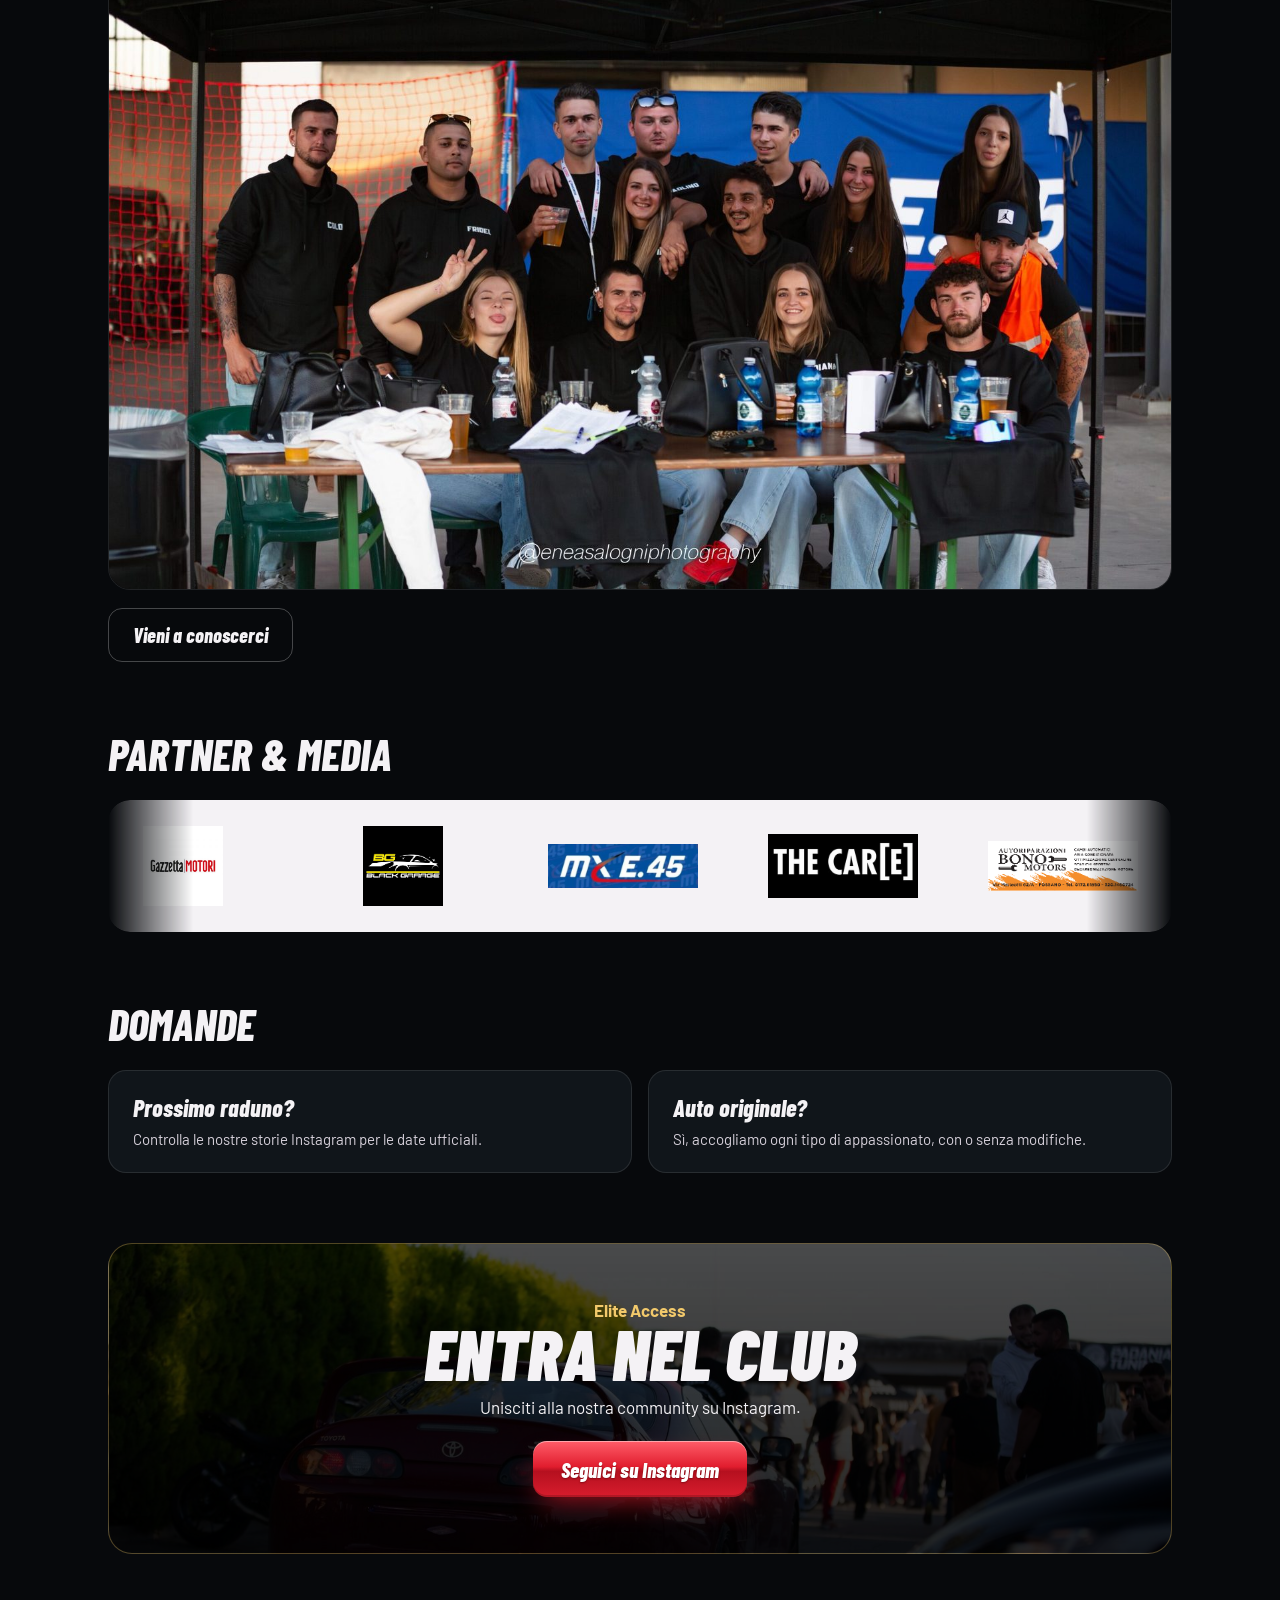
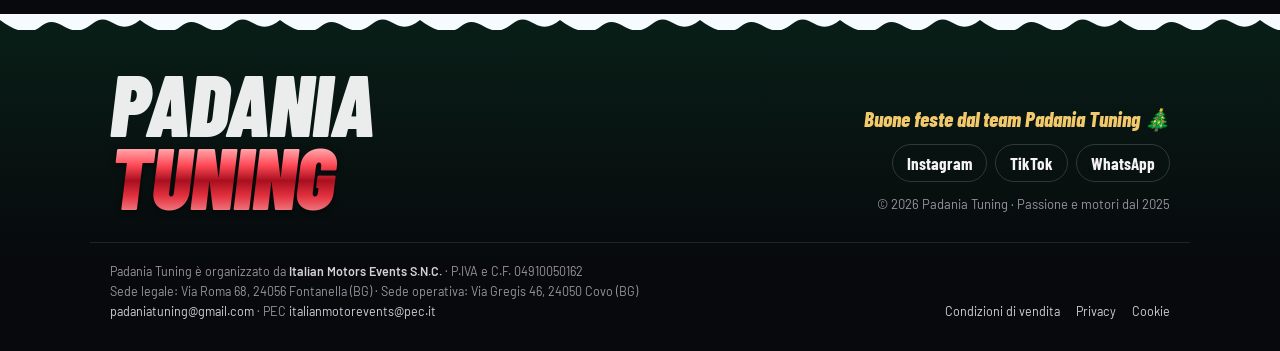
<file: storia.html>
<!DOCTYPE html>
<html lang="it">
<head>
    <meta charset="UTF-8">
    <meta name="viewport" content="width=device-width, initial-scale=1.0">
    <title>La nostra storia — Padania Tuning</title>
    <link rel="icon" href="assets/img/logo.jpg">
    <link rel="stylesheet" href="assets/css/site.css">
    <link rel="stylesheet" href="assets/css/storia.css">
</head>
<body>

<section class="padania-premium-page">
    <div class="hero-about" style="background-image: linear-gradient(rgba(0,0,0,0.5), rgba(0,0,0,0.7)), url('assets/img/storia-hero.jpg');">
        <div class="hero-overlay-center">
            <h1 class="title-premium-elegant">
                <span class="silver-text">Chi è</span><br>
                <span class="white-text no-break">PadaniaTuning?</span>
            </h1>
            <div class="hero-line"></div>
            <p class="subtitle-elegant silver-simple">Since 2025 • Passione e Motori</p>
        </div>
    </div>

    <div class="main-wrapper">
        <div class="intro-text">
            <h2 class="section-title silver-text">Oltre il Garage</h2>
            <p class="main-description white-text">
                PadaniaTuning nasce nel <strong>2025</strong> da una passione che non voleva più restare chiusa.
                Un'energia che meritava di diventare qualcosa di più grande.
            </p>

            <div class="stats-row">
                <div class="stat-item">
                    <span class="stat-number silver-simple">2025</span>
                    <span class="stat-label white-text">Fondazione</span>
                </div>
                <div class="stat-divider"></div>
                <div class="stat-item">
                    <span class="stat-number silver-simple no-break">COMMUNITY</span>
                    <span class="stat-label white-text">In Movimento</span>
                </div>
            </div>
        </div>

        <div class="philosophy-section">
            <div class="concept-card">
                <div class="card-number silver-text">01</div>
                <h3 class="silver-text">La Visione</h3>
                <p class="white-text">Condividere la meccanica, l’emozione di un motore e il piacere di incontrarsi.</p>
            </div>
            <div class="concept-card">
                <div class="card-number silver-text">02</div>
                <h3 class="silver-text">Inclusività</h3>
                <p class="white-text">Dal veterano al curioso: qui trovi un posto dove sentirti parte del gruppo.</p>
            </div>
            <div class="concept-card">
                <div class="card-number silver-text">03</div>
                <h3 class="silver-text">L'Obiettivo</h3>
                <p class="white-text">Unire le persone attraverso la passione e lasciare il segno sulla strada.</p>
            </div>
        </div>

        <h2 class="section-title silver-text">NOI SIAMO PADANIATUNING</h2>
        <div class="photo-gallery">
            <img src="assets/img/storia-raduno.jpg" alt="Raduno Padania Tuning" loading="lazy">
            <div class="gallery-action">
                <a href="contatti.html" class="btn-outline-white">Vieni a conoscerci</a>
            </div>
        </div>

        <h2 class="section-title silver-text">PARTNER &amp; MEDIA</h2>

        <div class="sponsors-container">
            <div class="sponsors-slider" id="sponsorSlider">
                <div class="sponsor-item"><img src="assets/img/sponsor/gazzetta-motori.jpg" alt="Gazzetta Motori"></div>
                <div class="sponsor-item"><img src="assets/img/sponsor/sponsor-1.png" alt="Black Garage"></div>
                <div class="sponsor-item"><img src="assets/img/sponsor/sponsor-2.jpg" alt="MXE.45"></div>
                <div class="sponsor-item"><img src="assets/img/sponsor/sponsor-3.jpg" alt="The Car[e]"></div>
                <div class="sponsor-item"><img src="assets/img/sponsor/bono-motors.png" alt="Bono Motors"></div>
                <div class="sponsor-item"><img src="assets/img/sponsor/car-ita.png" alt="515 Carrozzeria Italia"></div>
                <div class="sponsor-item"><img src="assets/img/sponsor/zen-lounge-bar.png" alt="Zen Lounge Bar"></div>
                <div class="sponsor-item"><img src="assets/img/sponsor/fm.png" alt="Fondmetal"></div>
                <div class="sponsor-item"><img src="assets/img/sponsor/ob-lab.jpg" alt="OB Lab — Wrapping PPF &amp; Detailing"></div>
            </div>
        </div>

        <div class="faq-section">
            <h2 class="section-title silver-text">DOMANDE</h2>
            <div class="faq-card">
                <h3 class="white-text">Prossimo raduno?</h3>
                <p class="silver-simple">Controlla le nostre storie Instagram per le date ufficiali.</p>
            </div>
            <div class="faq-card">
                <h3 class="white-text">Auto originale?</h3>
                <p class="silver-simple">Sì, accogliamo ogni tipo di appassionato, con o senza modifiche.</p>
            </div>
        </div>

        <div class="cta-box" style="background-image: linear-gradient(rgba(0,0,0,0.7), rgba(0,0,0,0.85)), url('assets/img/storia-cta.jpg');">
            <p class="cta-tag silver-simple">Elite Access</p>
            <h3 class="white-text">Entra nel Club</h3>
            <p class="white-text">Unisciti alla nostra community su Instagram.</p>
            <a href="https://www.instagram.com/padaniatuning/" target="_blank" rel="noopener" class="btn-silver">Seguici su Instagram</a>
        </div>
    </div>
</section>

<script src="assets/js/site.js"></script>
<script>
    // Duplica i loghi per lo scorrimento infinito
    var slider = document.getElementById('sponsorSlider');
    if (slider) slider.innerHTML += slider.innerHTML;
</script>
</body>
</html>
</file>
<file: assets/css/site.css>
/* =========================================================
   PADANIA TUNING — STILE COMUNE
   Colori, caratteri, menu, footer e componenti usati
   da tutte le pagine.
   ========================================================= */
@import url('https://fonts.googleapis.com/css2?family=Barlow+Condensed:ital,wght@0,600;0,700;0,800;0,900;1,700;1,800;1,900&family=Barlow:wght@400;500;600;700&display=swap');
@import url('natale.css'); /* tema natalizio: attivo solo con la classe html.natale (vedi site.js) */

:root {
    --pink: #d9d9de;
    --pink-deep: #9a9aa3;
    --pink-soft: rgba(220, 220, 228, 0.14);
    --pink-line: rgba(220, 220, 228, 0.3);
    --ink: #0a0a0a;            /* testo scuro sopra il rosa */
    --bg: #0a0a0a;
    --panel: #141216;
    --panel-2: #1b181e;
    --line: rgba(255, 255, 255, 0.09);
    --text: #f4f2f5;
    --soft: #d6d0da;
    --muted: #9a94a0;
    --green: #35e06f;
    --cond: 'Barlow Condensed', 'Arial Narrow', sans-serif;
    --body: 'Barlow', Arial, sans-serif;
}

html, body {
    margin: 0;
    padding: 0;
    background-color: var(--bg);
    background-image: url('https://www.transparenttextures.com/patterns/asphalt.png');
    background-attachment: fixed;
    color: var(--text);
    font-family: var(--body);
    overflow-x: hidden;
    -webkit-font-smoothing: antialiased;
}

* { box-sizing: border-box; }
img { max-width: 100%; }
::selection { background: var(--pink); color: var(--ink); }

:focus-visible { outline: 3px solid var(--pink); outline-offset: 3px; }

/* ---------- MENU ---------- */
.pt-nav {
    position: sticky;
    top: 0;
    z-index: 1000;
    background: rgba(8, 7, 9, 0.82);
    backdrop-filter: blur(14px);
    -webkit-backdrop-filter: blur(14px);
    border-bottom: 1px solid var(--line);
}

.pt-nav-inner {
    max-width: 1200px;
    margin: 0 auto;
    padding: 10px 18px;
    display: flex;
    align-items: center;
    justify-content: space-between;
    gap: 16px;
}

.pt-nav-brand {
    display: flex;
    align-items: center;
    gap: 11px;
    color: var(--text);
    text-decoration: none;
    font-family: var(--cond);
    font-style: italic;
    font-weight: 900;
    font-size: 21px;
    letter-spacing: 0.3px;
    text-transform: uppercase;
    white-space: nowrap;
    line-height: 1;
}
.pt-nav-brand em { font-style: italic; color: transparent; -webkit-text-stroke: 1px var(--pink); }

.pt-nav-brand img {
    width: 40px;
    height: 40px;
    border-radius: 50%;
    object-fit: cover;
    border: 1px solid rgba(255, 255, 255, 0.18);
}

.pt-nav-links {
    display: flex;
    align-items: center;
    gap: 2px;
    list-style: none;
    margin: 0;
    padding: 0;
}

.pt-nav-links a {
    position: relative;
    display: block;
    color: rgba(255, 255, 255, 0.72);
    text-decoration: none;
    font-family: var(--cond);
    font-size: 17px;
    font-weight: 700;
    padding: 9px 12px;
    border-radius: 10px;
    transition: color 0.2s, background 0.2s;
}
.pt-nav-links a:hover { color: #fff; background: rgba(255, 255, 255, 0.05); }
.pt-nav-links a.active { color: #fff; }
.pt-nav-links a.active::after {
    content: '';
    position: absolute;
    left: 12px; right: 12px; bottom: 3px;
    height: 3px;
    border-radius: 3px;
    background: var(--pink);
}

.pt-nav-links .pt-nav-cta a {
    margin-left: 8px;
    background: var(--pink);
    color: var(--ink);
    font-style: italic;
    font-weight: 800;
    padding: 9px 16px;
}
.pt-nav-links .pt-nav-cta a:hover { background: #ffffff; color: var(--ink); }
.pt-nav-links .pt-nav-cta a.active::after { display: none; }

.pt-nav-toggle {
    display: none;
    background: none;
    border: 1px solid rgba(255, 255, 255, 0.2);
    border-radius: 12px;
    width: 46px;
    height: 46px;
    cursor: pointer;
    padding: 0;
    align-items: center;
    justify-content: center;
}

.pt-nav-toggle span,
.pt-nav-toggle span::before,
.pt-nav-toggle span::after {
    display: block;
    width: 20px;
    height: 2px;
    background: #fff;
    border-radius: 2px;
    position: relative;
    transition: transform 0.25s, background 0.25s;
}
.pt-nav-toggle span::before,
.pt-nav-toggle span::after { content: ''; position: absolute; left: 0; }
.pt-nav-toggle span::before { top: -6px; }
.pt-nav-toggle span::after { top: 6px; }

.pt-nav.open .pt-nav-toggle span { background: transparent; }
.pt-nav.open .pt-nav-toggle span::before { transform: translateY(6px) rotate(45deg); }
.pt-nav.open .pt-nav-toggle span::after { transform: translateY(-6px) rotate(-45deg); }

@media (max-width: 920px) {
    .pt-nav-toggle { display: flex; }
    .pt-nav-links {
        display: none;
        position: absolute;
        top: 100%;
        left: 0;
        right: 0;
        flex-direction: column;
        align-items: stretch;
        gap: 0;
        padding: 6px 18px 22px;
        background: rgba(8, 7, 9, 0.97);
        border-bottom: 1px solid var(--line);
        max-height: calc(100vh - 66px);
        overflow-y: auto;
    }
    .pt-nav.open .pt-nav-links { display: flex; }
    .pt-nav-links a {
        padding: 15px 4px;
        font-size: 24px;
        font-style: italic;
        font-weight: 800;
        border-bottom: 1px solid rgba(255, 255, 255, 0.06);
        border-radius: 0;
    }
    .pt-nav-links a.active { color: var(--pink); }
    .pt-nav-links a.active::after { display: none; }
    .pt-nav-links .pt-nav-cta a { margin: 16px 0 0; text-align: center; border-radius: 14px; border: 0; }
}

/* ---------- FOOTER ---------- */
.pt-footer {
    margin-top: 60px;
    border-top: 1px solid var(--line);
    background: linear-gradient(180deg, rgba(220, 220, 228, 0.05), transparent 70%);
}
.pt-footer-inner {
    max-width: 1100px;
    margin: 0 auto;
    padding: 40px 20px 30px;
    display: flex;
    flex-wrap: wrap;
    align-items: flex-end;
    justify-content: space-between;
    gap: 24px;
}
.pt-footer-big {
    font-family: var(--cond);
    font-style: italic;
    font-weight: 900;
    font-size: clamp(44px, 9vw, 86px);
    line-height: 0.85;
    text-transform: uppercase;
    letter-spacing: -1px;
    color: rgba(255, 255, 255, 0.92);
}
.pt-footer-big em { font-style: italic; color: transparent; -webkit-text-stroke: 1.5px var(--pink); }
.pt-footer-side { text-align: right; }
.pt-footer-social { display: flex; gap: 8px; justify-content: flex-end; flex-wrap: wrap; margin-bottom: 14px; }
.pt-footer-social a {
    color: var(--text);
    text-decoration: none;
    font-family: var(--cond);
    font-size: 17px;
    font-weight: 700;
    padding: 8px 14px;
    border-radius: 100px;
    border: 1px solid rgba(255, 255, 255, 0.16);
    transition: border-color 0.2s, color 0.2s;
}
.pt-footer-social a:hover { border-color: var(--pink); color: var(--pink); }
.pt-footer-copy { color: var(--muted); font-size: 13px; }
.pt-footer-legal {
    max-width: 1100px; margin: 0 auto; padding: 18px 20px 30px;
    border-top: 1px solid var(--line);
    display: flex; flex-wrap: wrap; justify-content: space-between; align-items: flex-end; gap: 14px;
    color: var(--muted); font-size: 12.5px; line-height: 1.6;
}
.pt-footer-legal p { margin: 0; }
.pt-footer-legal b { color: var(--soft); font-weight: 600; }
.pt-footer-legal a { color: var(--soft); text-decoration: none; }
.pt-footer-legal a:hover { color: #fff; text-decoration: underline; }
.pt-footer-legal nav { display: flex; flex-wrap: wrap; gap: 6px 16px; }

@media (max-width: 600px) {
    .pt-footer-inner { flex-direction: column; align-items: flex-start; }
    .pt-footer-side { text-align: left; }
    .pt-footer-social { justify-content: flex-start; }
}

/* =========================================================
   COMPONENTI RIUSABILI
   ========================================================= */

/* Titolo grande: <h1 class="pt-display">Riga <em>Contorno</em></h1> */
.pt-display {
    font-family: var(--cond);
    font-style: italic;
    font-weight: 900;
    text-transform: uppercase;
    letter-spacing: -1px;
    line-height: 0.86;
    margin: 0;
    font-size: clamp(56px, 14vw, 128px);
}
.pt-display em { font-style: italic; color: transparent; -webkit-text-stroke: 1.5px var(--pink); }
.pt-display span { display: block; }

.pt-h2 {
    font-family: var(--cond);
    font-style: italic;
    font-weight: 800;
    font-size: clamp(30px, 6vw, 44px);
    line-height: 1;
    margin: 0 0 10px;
}

.pt-lead { color: var(--soft); font-size: 17px; line-height: 1.55; max-width: 560px; margin: 0; }

.pt-wrap { max-width: 1100px; margin: 0 auto; padding: 0 18px; }

.pt-card {
    background: var(--panel);
    border: 1px solid var(--line);
    border-radius: 22px;
}

/* Bottoni */
.pt-btn {
    display: inline-flex;
    align-items: center;
    justify-content: center;
    gap: 10px;
    height: 56px;
    padding: 0 26px;
    border-radius: 14px;
    border: 0;
    text-decoration: none;
    font-family: var(--cond);
    font-style: italic;
    font-weight: 800;
    font-size: 21px;
    cursor: pointer;
    transition: transform 0.12s, filter 0.2s, border-color 0.2s, background 0.2s;
}
.pt-btn:active { transform: scale(0.98); }
.pt-btn-main { background: var(--pink); color: var(--ink); box-shadow: 0 12px 30px -8px rgba(220, 220, 228, 0.6); }
.pt-btn-main:hover { filter: brightness(1.07); }
.pt-btn-ghost { background: rgba(0, 0, 0, 0.35); color: var(--text); border: 1px solid rgba(255, 255, 255, 0.22); }
.pt-btn-ghost:hover { border-color: rgba(255, 255, 255, 0.5); }

/* Pillola di stato */
.pt-pill {
    display: inline-flex;
    align-items: center;
    gap: 8px;
    font-size: 13px;
    font-weight: 600;
    color: #e9e6ea;
    background: rgba(0, 0, 0, 0.5);
    border: 1px solid rgba(255, 255, 255, 0.14);
    padding: 6px 12px;
    border-radius: 100px;
    backdrop-filter: blur(6px);
}
.pt-pill i {
    width: 7px; height: 7px; border-radius: 50%;
    background: var(--green); box-shadow: 0 0 8px var(--green);
    animation: ptBlink 2s ease-in-out infinite;
}
@keyframes ptBlink { 50% { opacity: 0.35; } }

/* Biglietto evento (stesso stile del form) */
.pt-pass {
    position: relative;
    border-radius: 22px;
    overflow: hidden;
    background: var(--panel);
    border: 1px solid var(--line);
    box-shadow: 0 30px 60px -24px rgba(220, 220, 228, 0.35);
}
.pt-pass-tear {
    position: relative;
    height: 0;
    border-top: 2px dashed rgba(255, 255, 255, 0.14);
    margin: 0 22px;
}
.pt-pass-tear::before, .pt-pass-tear::after {
    content: '';
    position: absolute;
    top: -15px;
    width: 28px; height: 28px;
    border-radius: 50%;
    background: var(--bg);
    border: 1px solid var(--line);
}
.pt-pass-tear::before { left: -38px; }
.pt-pass-tear::after { right: -38px; }

.pt-date {
    text-align: center;
    font-family: var(--cond);
    line-height: 0.9;
    padding: 10px 14px 9px;
    border-radius: 14px;
    background: var(--pink);
    color: var(--ink);
    min-width: 84px;
}
.pt-date b { display: block; font-size: 46px; font-weight: 900; }
.pt-date small { display: block; font-size: 18px; font-weight: 800; text-transform: uppercase; }
.pt-date em { display: block; font-style: normal; font-size: 13px; font-weight: 600; opacity: 0.75; margin-top: 3px; }

.pt-where b { display: block; font-family: var(--cond); font-size: 26px; font-weight: 800; line-height: 1.05; }
.pt-where span { display: block; color: var(--muted); font-size: 14px; margin-top: 3px; }
.pt-where .times { color: var(--text); font-weight: 600; margin-top: 8px; }

.pt-perks { display: flex; flex-wrap: wrap; gap: 8px; margin: 0; padding: 0; list-style: none; }
.pt-perks li {
    font-size: 13px;
    font-weight: 600;
    padding: 7px 12px;
    border-radius: 100px;
    background: var(--pink-soft);
    color: #ececf0;
    border: 1px solid rgba(220, 220, 228, 0.25);
}

/* Countdown a blocchi */
.pt-count { display: grid; grid-template-columns: repeat(4, 1fr); gap: 8px; }
.pt-count div {
    text-align: center;
    background: var(--panel-2);
    border: 1px solid var(--line);
    border-radius: 14px;
    padding: 10px 4px 8px;
}
.pt-count b { display: block; font-family: var(--cond); font-weight: 900; font-size: 36px; line-height: 1; font-variant-numeric: tabular-nums; }
.pt-count small { display: block; font-size: 12px; color: var(--muted); margin-top: 4px; }
.pt-count-closed { font-family: var(--cond); font-style: italic; font-weight: 800; font-size: 26px; }

@media (max-width: 520px) {
    .pt-pass-tear { margin: 0 16px; }
    .pt-pass-tear::before { left: -32px; }
    .pt-pass-tear::after { right: -32px; }
}

@media (prefers-reduced-motion: reduce) {
    *, *::before, *::after { animation-duration: 0.01ms !important; animation-iteration-count: 1 !important; transition-duration: 0.01ms !important; scroll-behavior: auto !important; }
}

/* =========================================================
   ARGENTO PADANIA — effetto cromato
   (titoli in contorno diventano argento pieno, bottoni e date
   principali hanno la sfumatura cromata)
   ========================================================= */
:root {
    --chrome: linear-gradient(180deg, #ffffff 0%, #e4e4e8 38%, #8d8d96 52%, #d6d6dc 64%, #f6f6f8 100%);
    --chrome-btn: linear-gradient(180deg, #ffffff 0%, #e6e6ea 45%, #b9b9c1 55%, #ececf0 100%);
}

.pt-display em span,
.chrome-t,
.pt-nav-brand em,
.pt-footer-big em,
.pass-title .stroke,
.shop-title .chrome,
.title-premium-elegant .silver-text,
.ev-cover h2 em {
    color: transparent !important;
    -webkit-text-stroke: 0 !important;
    background: var(--chrome) !important;
    -webkit-background-clip: text !important;
    background-clip: text !important;
    filter: drop-shadow(0 2px 3px rgba(0, 0, 0, 0.55));
    padding-right: 0.08em; /* evita il taglio del corsivo */
}

.pt-btn-main,
.btn-main,
.pt-nav-links .pt-nav-cta a,
.pt-date, .pass-date,
.btn-silver,
.btn-order,
.album-links a,
.check,
.count input:checked + label {
    background: var(--chrome-btn) !important;
    color: #0a0a0a !important;
    box-shadow: 0 10px 28px -10px rgba(255, 255, 255, 0.45), inset 0 -2px 0 rgba(0, 0, 0, 0.12);
}
.pt-nav-links .pt-nav-cta a { box-shadow: none; }
</file>
<file: assets/css/legale.css>
/* =========================================================
   PADANIA TUNING — PAGINE LEGALI
   (condizioni di vendita, privacy, cookie)
   ========================================================= */
.legal-head { padding: 40px 0 26px; }
.legal-head .pt-display { font-size: clamp(38px, 9vw, 92px); margin-bottom: 14px; }
.legal-updated { color: var(--muted); font-size: 14px; margin-top: 12px; }

.legal-tabs { display: flex; flex-wrap: wrap; gap: 8px; margin: 0 0 22px; }
.legal-tabs a {
    color: var(--soft); text-decoration: none; font-family: var(--cond); font-weight: 700; font-size: 17px;
    padding: 8px 15px; border-radius: 100px; border: 1px solid var(--line);
    transition: border-color 0.2s, color 0.2s;
}
.legal-tabs a:hover { color: #fff; border-color: rgba(255,255,255,0.3); }
.legal-tabs a.on { color: var(--ink); background: var(--pink); border-color: var(--pink); }

.legal { padding: 30px 28px; max-width: 820px; }
.legal h2 {
    font-family: var(--cond); font-style: italic; font-weight: 800; font-size: 28px; line-height: 1.05;
    text-transform: uppercase; margin: 34px 0 10px;
}
.legal h2:first-child { margin-top: 0; }
.legal p, .legal li { color: var(--soft); font-size: 16px; line-height: 1.65; }
.legal p { margin: 0 0 12px; }
.legal ul { margin: 0 0 12px; padding-left: 20px; }
.legal li { margin-bottom: 6px; }
.legal b, .legal strong { color: var(--text); }
.legal a { color: var(--text); }
.legal table { width: 100%; border-collapse: collapse; margin: 6px 0 16px; font-size: 15px; }
.legal th, .legal td { text-align: left; vertical-align: top; padding: 10px 10px 10px 0; border-bottom: 1px solid var(--line); color: var(--soft); line-height: 1.5; }
.legal th { color: var(--text); font-weight: 700; }

.legal-box {
    background: var(--panel-2); border: 1px solid var(--line); border-radius: 16px;
    padding: 16px 18px; margin: 0 0 14px; color: var(--soft); line-height: 1.65; font-size: 15px;
}
.legal-box b { color: var(--text); }

@media (max-width: 560px) {
    .legal { padding: 22px 16px; }
    .legal h2 { font-size: 24px; }
    .legal table, .legal thead, .legal tbody, .legal tr, .legal th, .legal td { display: block; }
    .legal thead { display: none; }
    .legal tr { border-bottom: 1px solid var(--line); padding: 8px 0; }
    .legal td { border: 0; padding: 2px 0; }
    .legal td:first-child { color: var(--text); font-weight: 700; }
}
</file>
<file: assets/css/storia.css>
/* =========================================================
   LA NOSTRA STORIA
   ========================================================= */
.padania-premium-page { color: var(--text); overflow-x: hidden; }

.main-wrapper { max-width: 1100px; margin: 0 auto; padding: 30px 18px 0; }

.white-text { color: var(--text); }
.silver-simple { color: var(--soft); }
.no-break { white-space: nowrap; display: inline-block; }

/* HERO */
.hero-about {
    position: relative;
    min-height: 72vh;
    padding: 80px 18px 50px;
    background-size: cover;
    background-position: center;
    display: flex;
    align-items: flex-end;
}
.hero-overlay-center { width: 100%; max-width: 1100px; margin: 0 auto; }
.title-premium-elegant {
    font-family: var(--cond);
    font-style: italic;
    font-weight: 900;
    text-transform: uppercase;
    font-size: clamp(42px, 10.5vw, 120px);
    line-height: 0.88;
    letter-spacing: -1px;
    margin: 0;
}
.title-premium-elegant .silver-text { display: block; color: transparent; -webkit-text-stroke: 1.5px var(--pink); }
.title-premium-elegant .white-text { display: block; }
.title-premium-elegant br { display: none; }
.hero-line { width: 70px; height: 4px; border-radius: 4px; background: var(--pink); margin: 22px 0 14px; }
.subtitle-elegant { font-size: 16px; font-weight: 600; margin: 0; }

/* TITOLI SEZIONI */
.section-title {
    font-family: var(--cond);
    font-style: italic;
    font-weight: 800;
    font-size: clamp(30px, 6vw, 44px);
    line-height: 1;
    margin: 70px 0 24px;
    color: var(--text);
}

/* INTRO + NUMERI */
.intro-text .section-title { margin-top: 30px; }
.main-description { font-size: clamp(19px, 3vw, 24px); line-height: 1.5; max-width: 760px; margin: 0; color: var(--soft); }
.main-description strong { color: var(--pink); }

.stats-row { display: flex; align-items: stretch; gap: 14px; margin: 34px 0 0; flex-wrap: wrap; }
.stat-item {
    display: flex;
    flex-direction: column;
    gap: 4px;
    padding: 18px 22px;
    background: var(--panel);
    border: 1px solid var(--line);
    border-radius: 18px;
    min-width: 170px;
}
.stat-number { font-family: var(--cond); font-style: italic; font-weight: 900; font-size: 44px; line-height: 1; color: var(--text) !important; }
.stat-label { font-size: 14px; color: var(--muted) !important; }
.stat-divider { display: none; }

/* VALORI */
.philosophy-section {
    display: grid;
    grid-template-columns: repeat(auto-fit, minmax(260px, 1fr));
    gap: 16px;
    margin: 40px 0 0;
}
.concept-card {
    position: relative;
    overflow: hidden;
    background: var(--panel);
    padding: 30px 24px 26px;
    border: 1px solid var(--line);
    border-radius: 22px;
    transition: border-color 0.25s, transform 0.25s;
}
.concept-card:hover { border-color: var(--pink-line); transform: translateY(-3px); }
.card-number {
    position: absolute;
    right: 14px; top: -6px;
    font-family: var(--cond);
    font-style: italic;
    font-weight: 900;
    font-size: 96px;
    line-height: 1;
    color: transparent;
    -webkit-text-stroke: 1.5px rgba(220, 220, 228, 0.35);
}
.concept-card h3 {
    position: relative;
    font-family: var(--cond);
    font-style: italic;
    font-weight: 800;
    font-size: 30px;
    text-transform: uppercase;
    margin: 30px 0 10px;
    color: var(--text);
}
.concept-card p { position: relative; margin: 0; font-size: 16px; line-height: 1.55; color: var(--soft); }

/* FOTO */
.photo-gallery { position: relative; }
.photo-gallery img { display: block; width: 100%; border-radius: 22px; border: 1px solid var(--line); }
.gallery-action { margin-top: 18px; }
.btn-outline-white {
    display: inline-flex;
    align-items: center;
    height: 54px;
    padding: 0 24px;
    border-radius: 14px;
    border: 1px solid rgba(255, 255, 255, 0.25);
    color: var(--text);
    text-decoration: none;
    font-family: var(--cond);
    font-style: italic;
    font-weight: 800;
    font-size: 20px;
    transition: border-color 0.2s, background 0.2s;
}
.btn-outline-white:hover { border-color: var(--pink); background: var(--pink-soft); }

/* SPONSOR */
.sponsors-container {
    width: 100%;
    overflow: hidden;
    padding: 26px 0;
    border-radius: 22px;
    background: #f4f2f5;
    mask-image: linear-gradient(to right, transparent, black 8%, black 92%, transparent);
    -webkit-mask-image: linear-gradient(to right, transparent, black 8%, black 92%, transparent);
}
.sponsors-slider {
    display: flex;
    width: max-content;
    align-items: center;
    gap: 70px;
    animation: scroll-left 18s linear infinite;
}
.sponsor-item { flex: 0 0 auto; width: 150px; height: 80px; display: flex; justify-content: center; align-items: center; }
.sponsor-item img { max-width: 100%; max-height: 100%; object-fit: contain; transition: transform 0.3s ease; }
.sponsor-item:hover img { transform: scale(1.12); }
@keyframes scroll-left { 0% { transform: translateX(0); } 100% { transform: translateX(-50%); } }
.sponsors-container:hover .sponsors-slider { animation-play-state: paused; }

/* FAQ */
.faq-section { display: grid; grid-template-columns: 1fr 1fr; gap: 16px; }
.faq-section .section-title { grid-column: 1 / -1; margin-bottom: 8px; }
.faq-card { padding: 22px 24px; background: var(--panel); border: 1px solid var(--line); border-radius: 18px; }
.faq-card h3 { font-family: var(--cond); font-style: italic; font-weight: 800; font-size: 24px; margin: 0 0 6px; color: var(--text); }
.faq-card p { margin: 0; font-size: 15px; line-height: 1.5; }

/* INVITO INSTAGRAM */
.cta-box {
    margin-top: 70px;
    padding: 56px 28px;
    border-radius: 24px;
    background-size: cover;
    background-position: center;
    border: 1px solid var(--pink-line);
    text-align: center;
}
.cta-tag { font-size: 14px; font-weight: 700; color: var(--pink) !important; margin: 0 0 8px; }
.cta-box h3 { font-family: var(--cond); font-style: italic; font-weight: 900; font-size: clamp(44px, 9vw, 72px); line-height: 0.9; text-transform: uppercase; margin: 0 0 12px; }
.cta-box p { font-size: 17px; margin: 0; }
.btn-silver {
    display: inline-flex;
    align-items: center;
    height: 56px;
    padding: 0 28px;
    margin-top: 24px;
    background: var(--pink);
    color: var(--ink) !important;
    text-decoration: none;
    font-family: var(--cond);
    font-style: italic;
    font-weight: 800;
    font-size: 21px;
    border-radius: 14px;
    box-shadow: 0 12px 30px -8px rgba(220, 220, 228, 0.6);
}

@media (max-width: 700px) {
    .faq-section { grid-template-columns: 1fr; }
    .hero-about { min-height: 60vh; }
    .stat-item { flex: 1 1 140px; min-width: 0; }
    .stat-number { font-size: 32px; white-space: normal !important; }
    .sponsors-slider { gap: 40px; }
}
</file>
